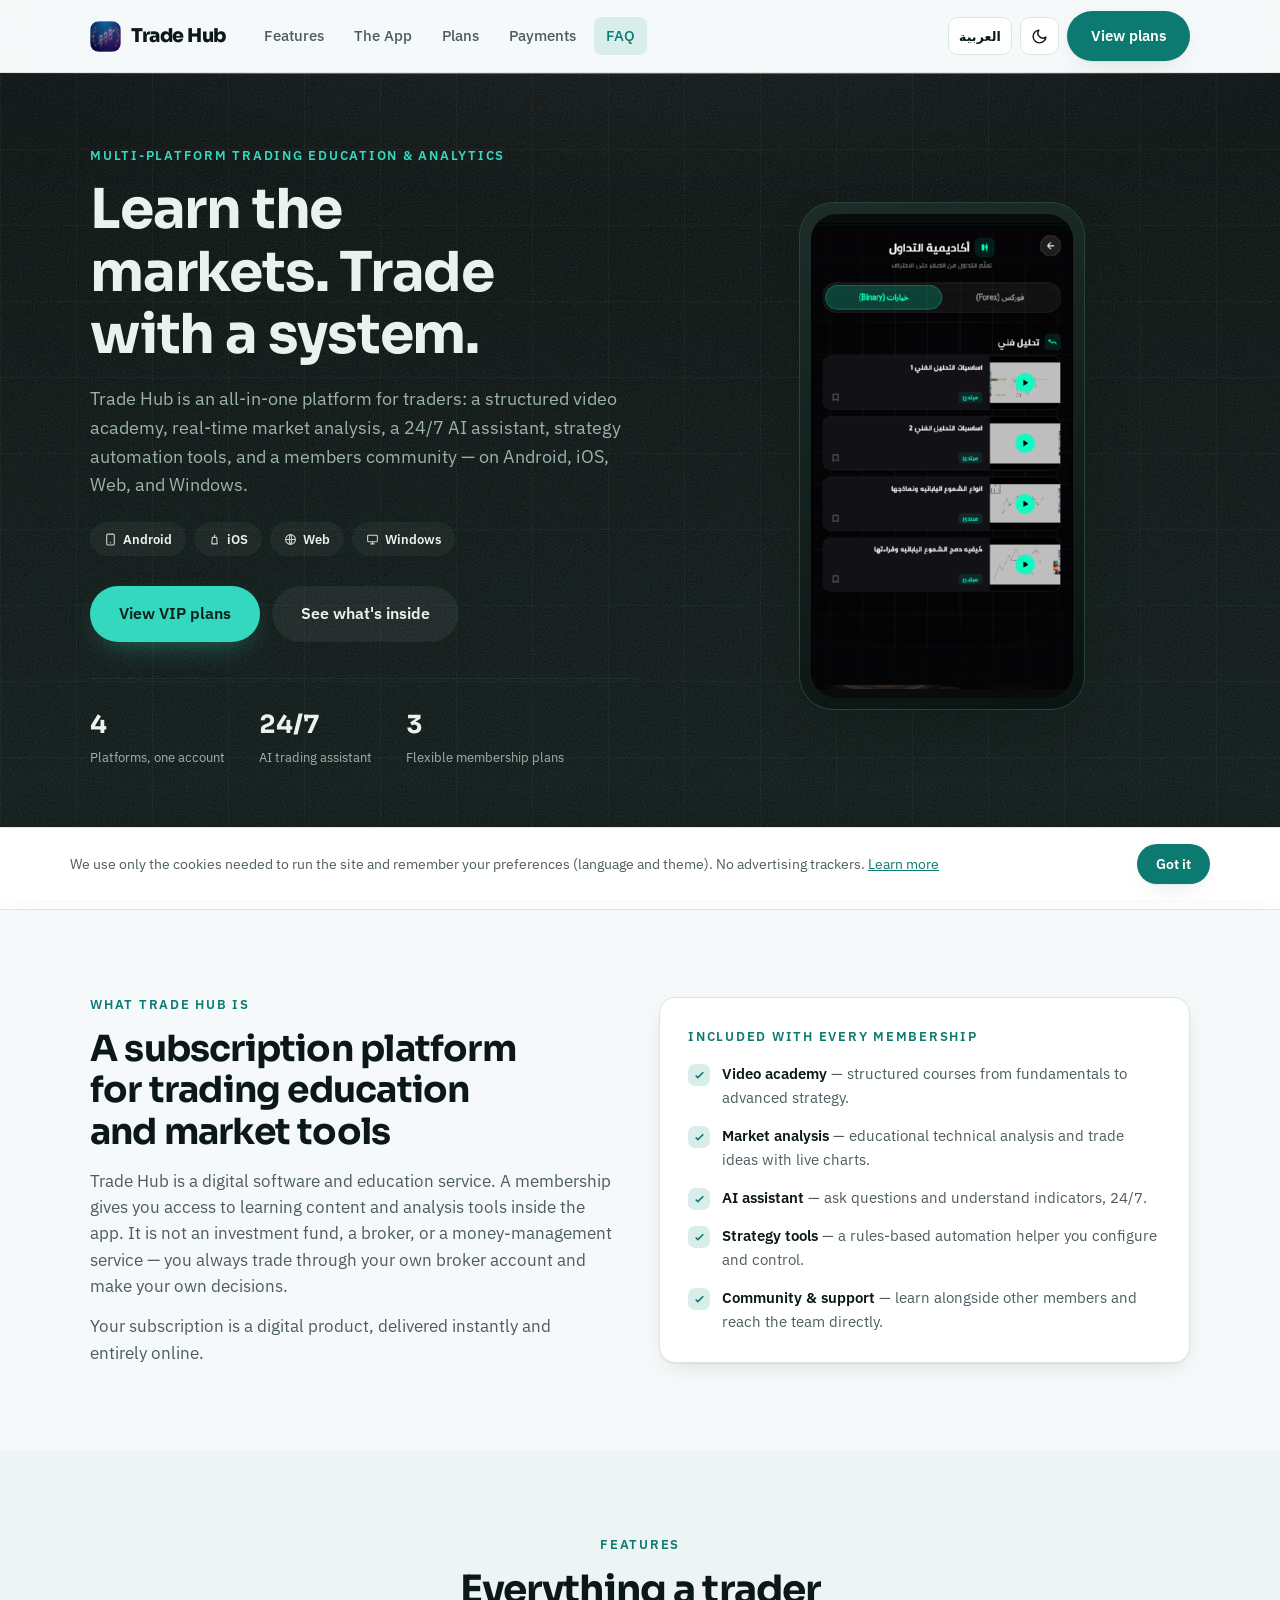
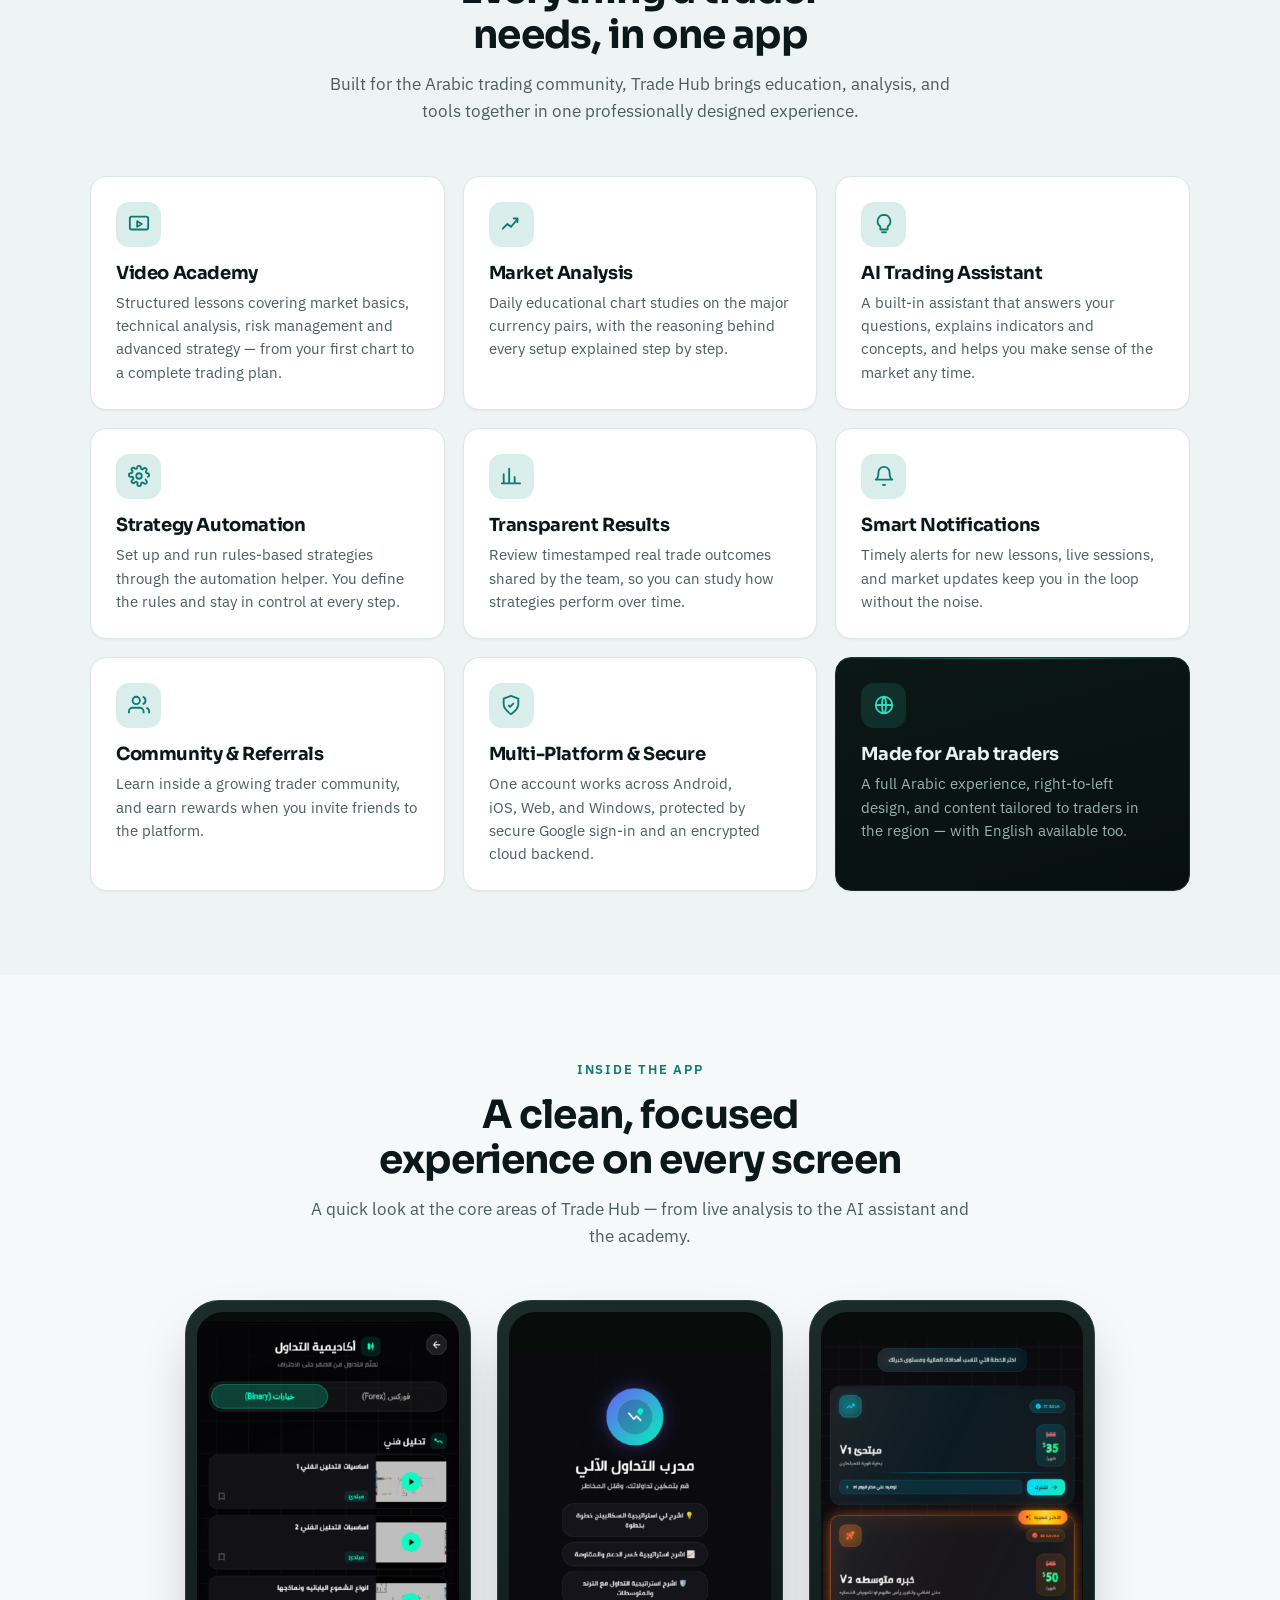
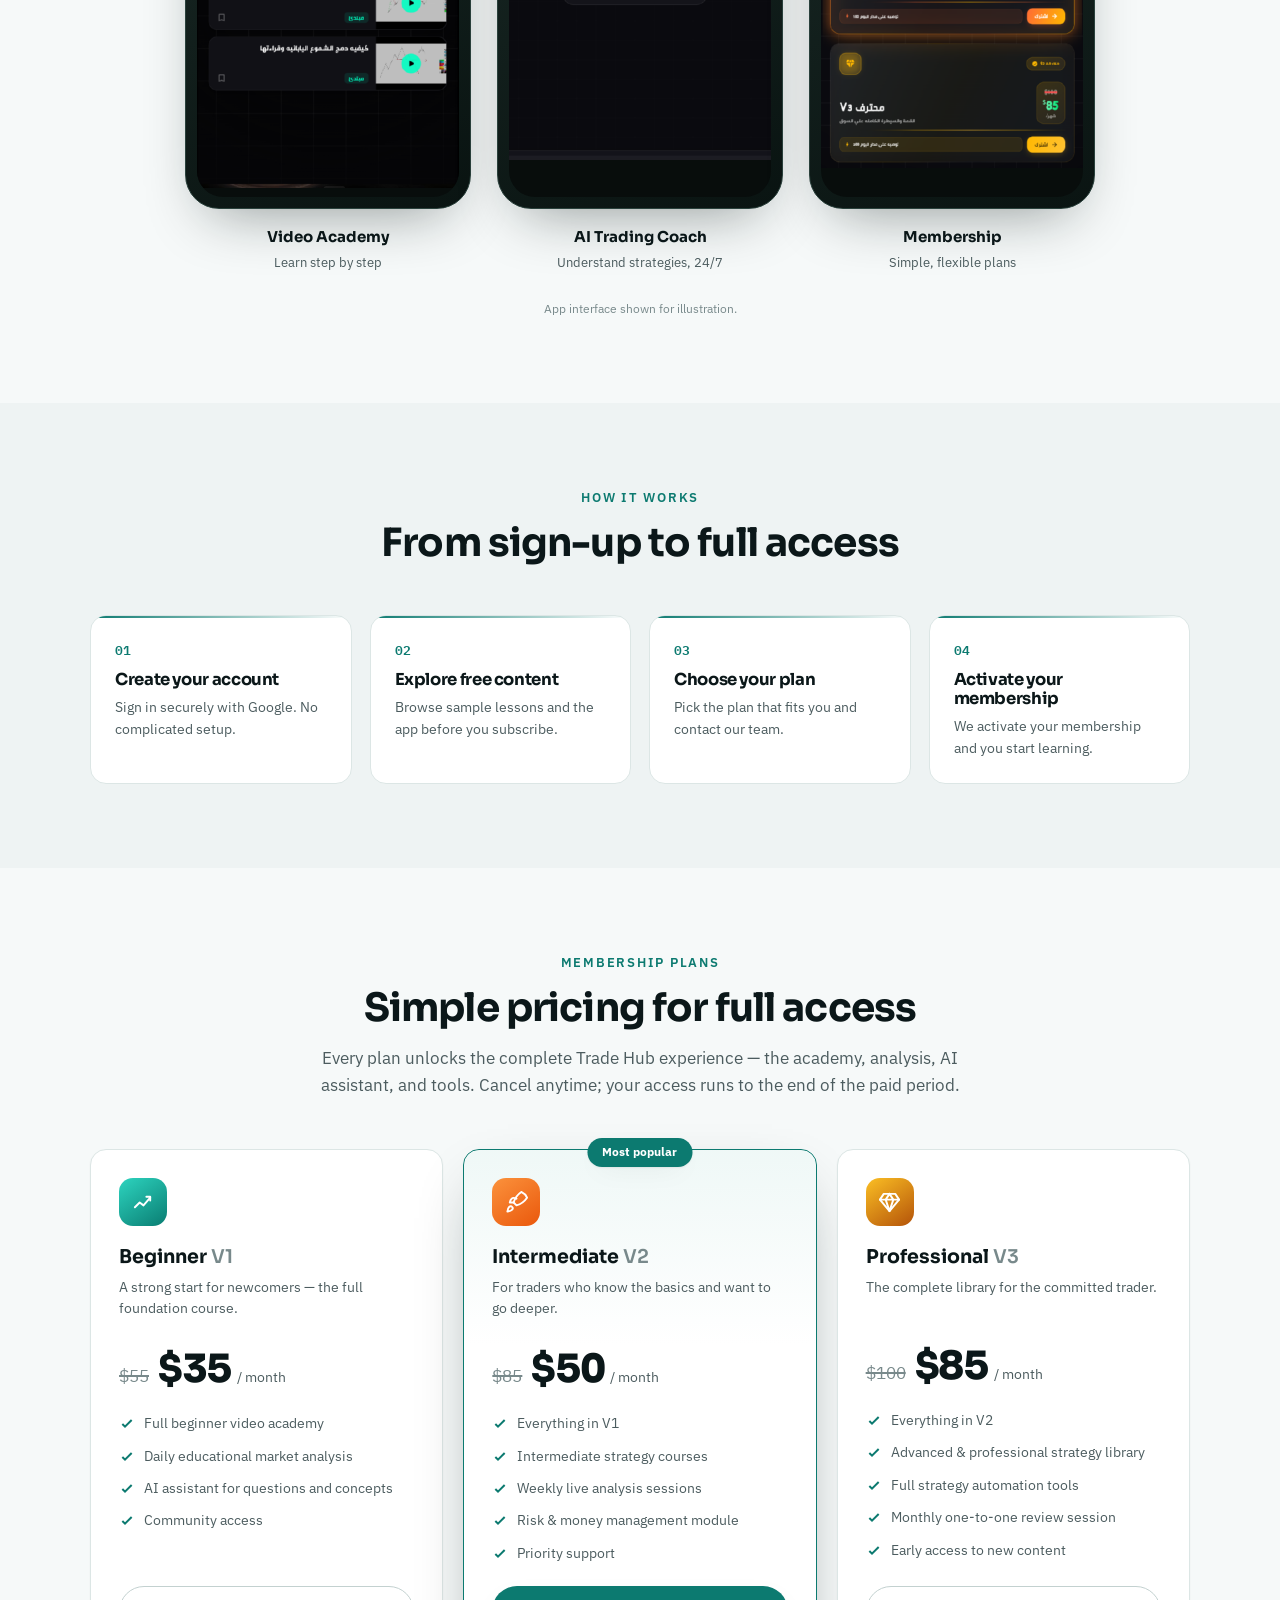
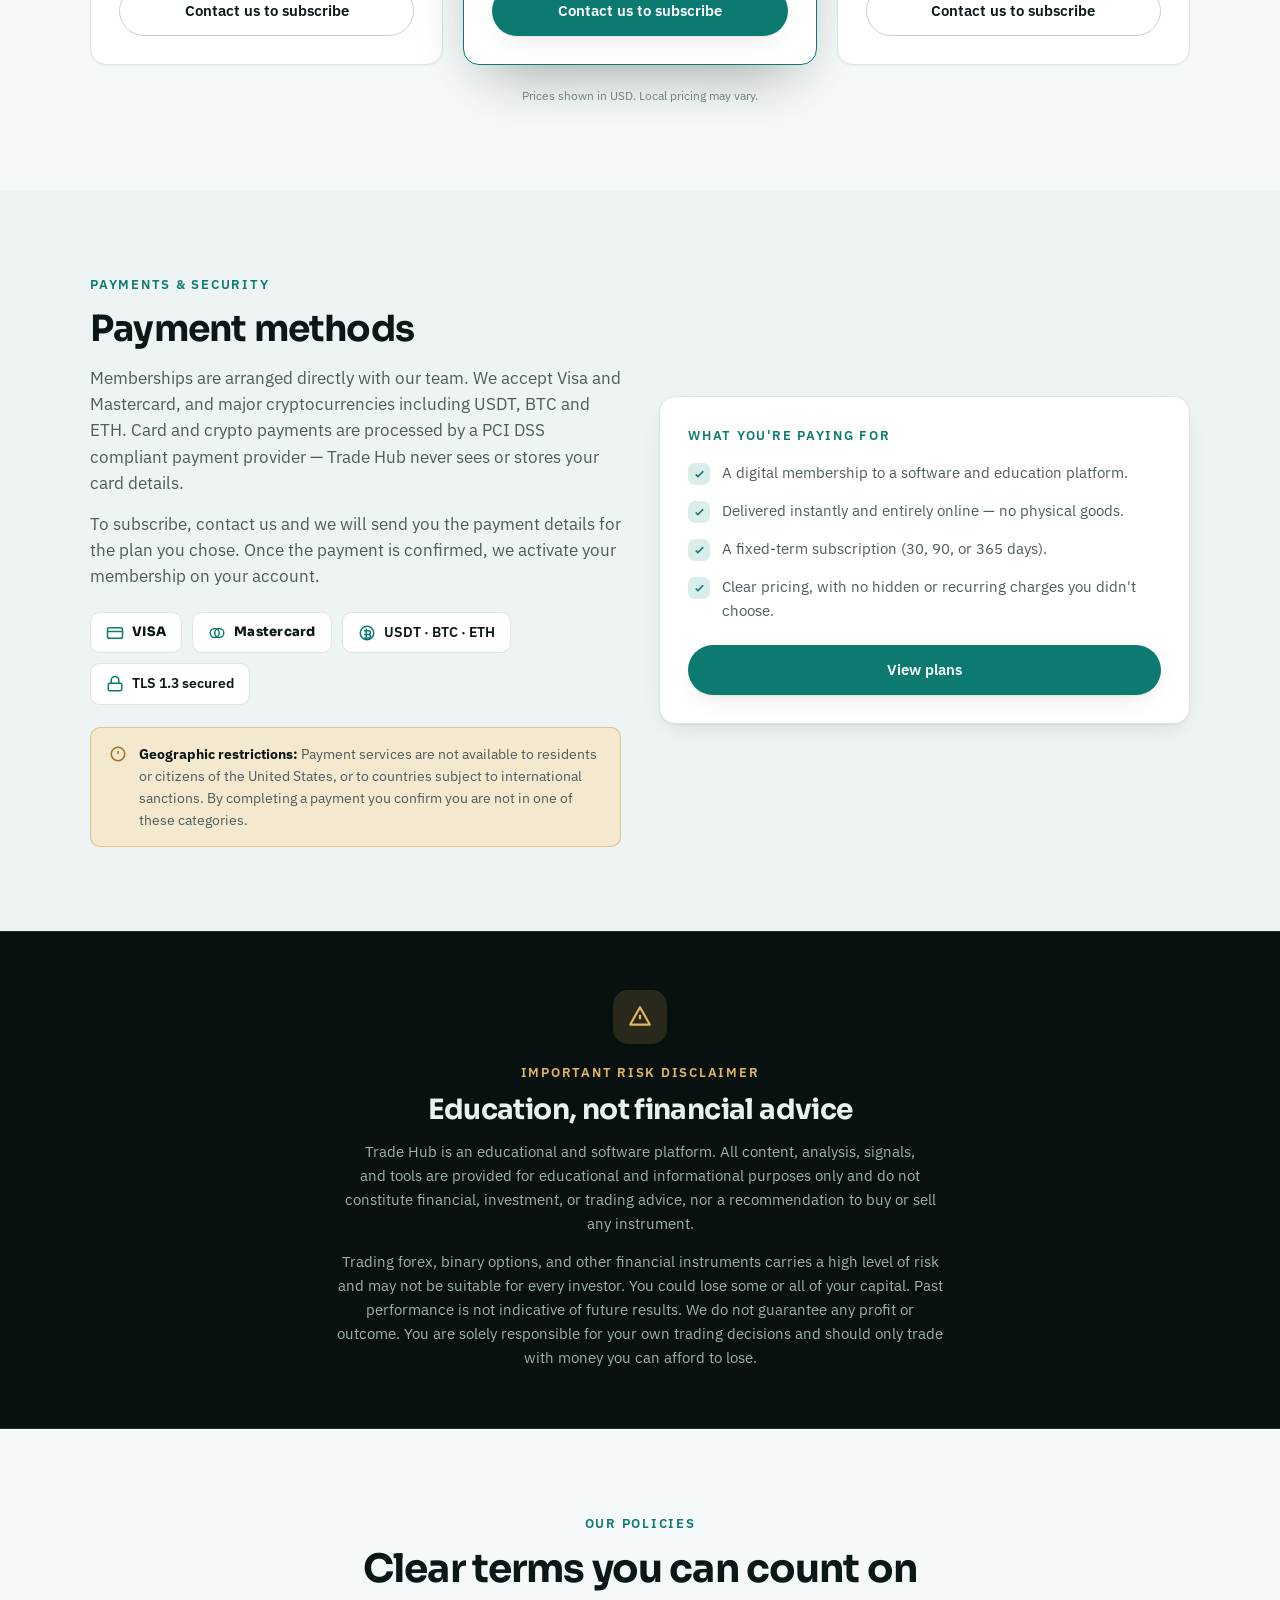
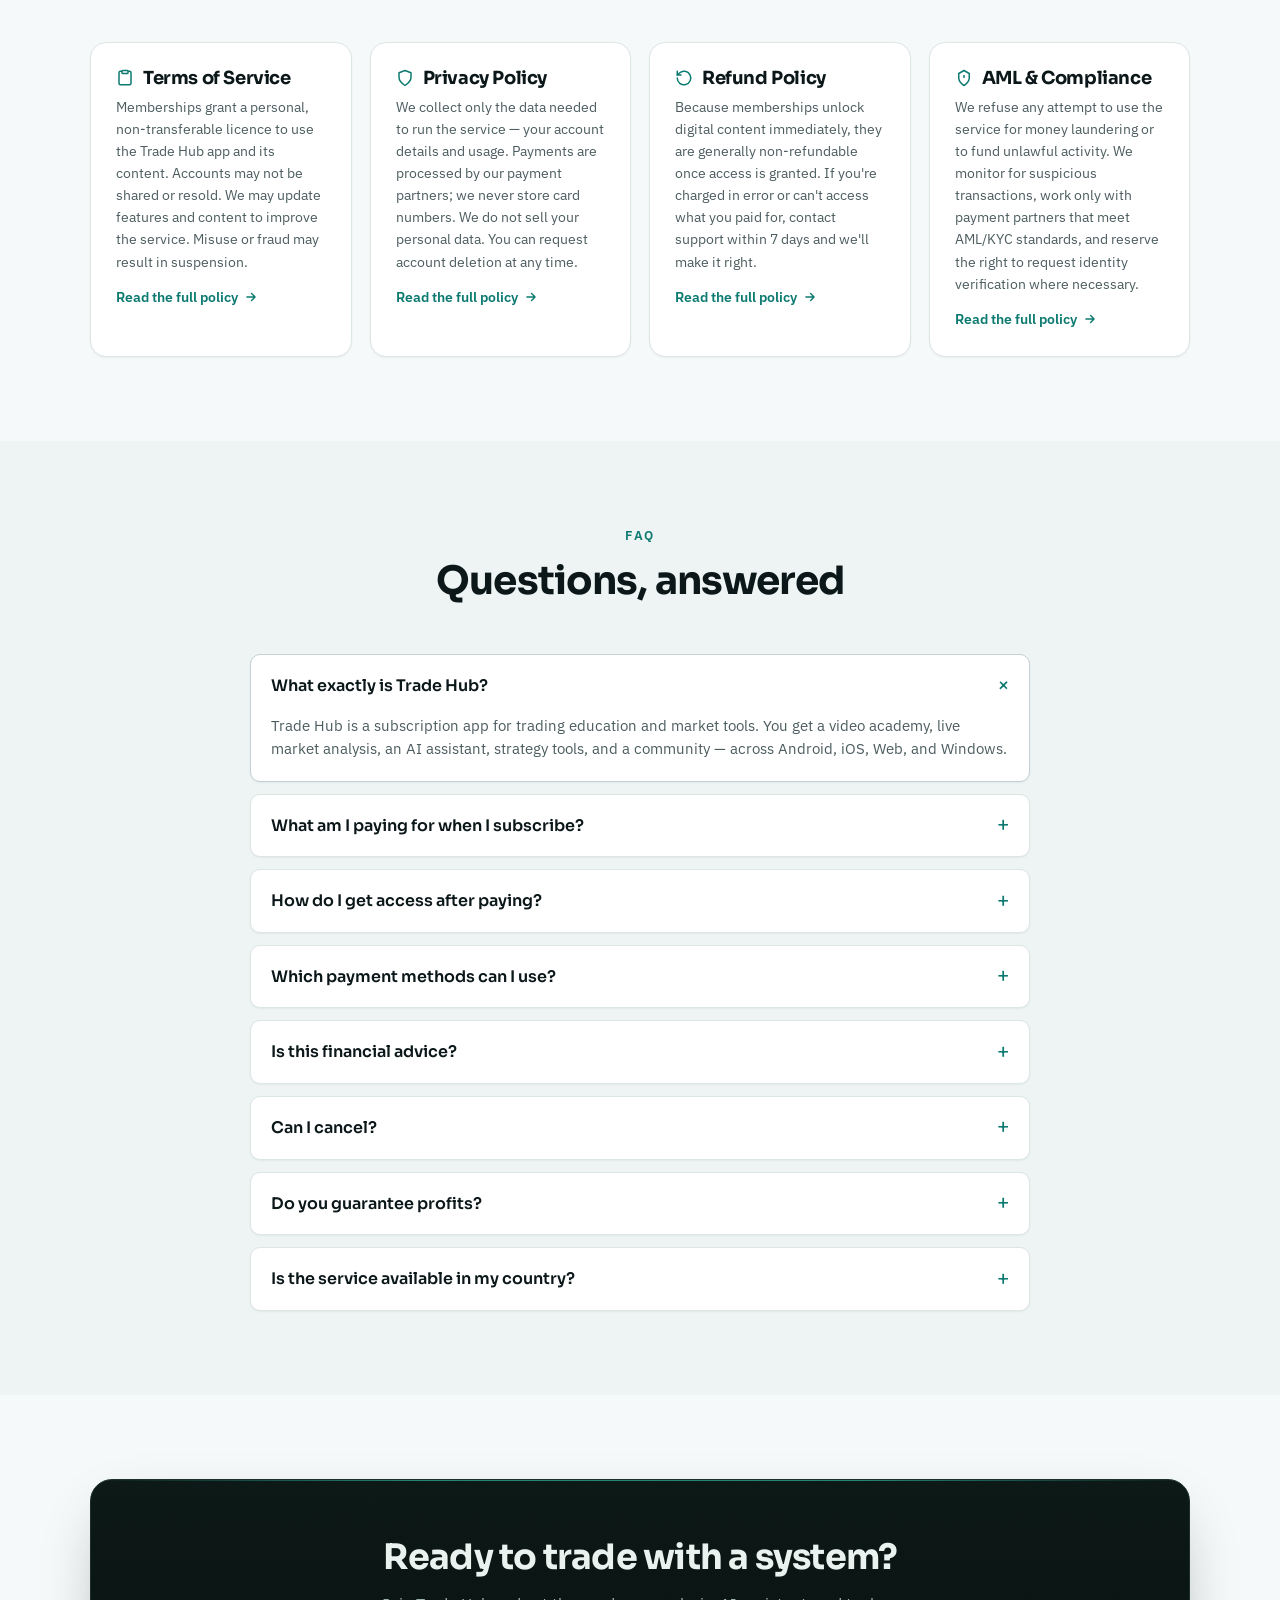
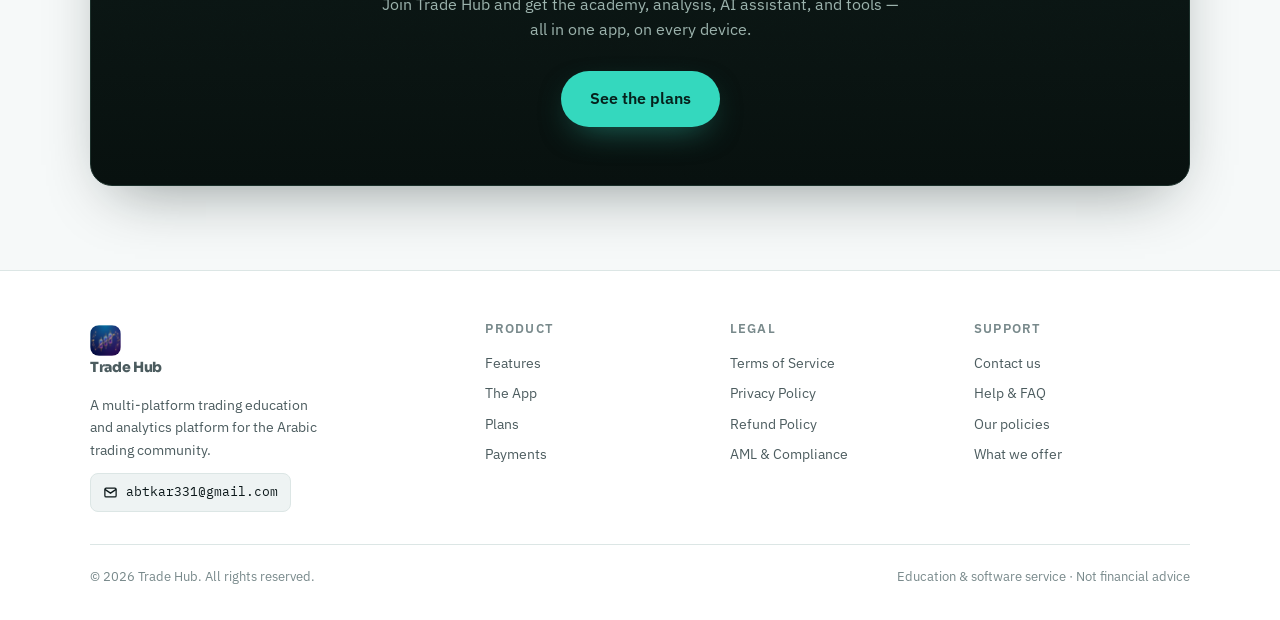
<file: index.html>
<!doctype html>
<html lang="en" dir="ltr" class="is-loading">
<head>
<meta charset="utf-8">
<meta name="viewport" content="width=device-width, initial-scale=1, viewport-fit=cover">
<meta name="theme-color" content="#f6f9f9">

<!-- ═══════════════════════════════════════════════════════════════════
     تحقّق دومين Cryptomus
     من لوحة التاجر: Settings → Domain verification → Meta tag
     الصق الكود جوه content وشيل التعليق.
     (أو حُطّ ملف التحقق HTML جوه public/ زي ما هو)
     ═══════════════════════════════════════════════════════════════════ -->
<!-- <meta name="cryptomus" content="PASTE-YOUR-VERIFICATION-CODE-HERE"> -->

<title data-i18n-title="meta.title">Trade Hub — Trading Education &amp; Market Analytics Platform</title>
<meta name="description" content="Trade Hub is a multi-platform subscription service for trading education: a structured video academy, educational market analysis, a 24/7 AI assistant, and strategy tools on Android, iOS, Web and Windows. Educational content only — not financial advice.">
<link rel="canonical" href="https://abtkar331-png.github.io/trade-hub-site/">

<!-- مشاركة على السوشيال -->
<meta property="og:type" content="website">
<meta property="og:site_name" content="Trade Hub">
<meta property="og:title" content="Trade Hub — Learn the markets. Trade with a system.">
<meta property="og:description" content="A structured video academy, educational market analysis, a 24/7 AI assistant and strategy tools — on Android, iOS, Web and Windows.">
<meta property="og:url" content="https://abtkar331-png.github.io/trade-hub-site/">
<meta property="og:image" content="https://abtkar331-png.github.io/trade-hub-site/assets/img/og.png">
<meta property="og:locale" content="en_US">
<meta property="og:locale:alternate" content="ar_EG">
<meta name="twitter:card" content="summary_large_image">
<meta name="twitter:title" content="Trade Hub — Learn the markets. Trade with a system.">
<meta name="twitter:description" content="Trading education, market analysis and AI tools in one subscription. Educational content only.">
<meta name="twitter:image" content="https://abtkar331-png.github.io/trade-hub-site/assets/img/og.png">

<link rel="icon" href="assets/img/favicon-32.png?v=1.9.0" sizes="32x32" type="image/png">
<link rel="icon" href="assets/img/favicon-64.png?v=1.9.0" sizes="64x64" type="image/png">
<link rel="apple-touch-icon" href="assets/img/icon-180.png?v=1.9.0">
<link rel="preconnect" href="https://fonts.googleapis.com">
<link rel="preconnect" href="https://fonts.gstatic.com" crossorigin>
<link rel="stylesheet" href="https://fonts.googleapis.com/css2?family=Sora:wght@500;600;700;800&family=IBM+Plex+Sans:wght@400;500;600;700&family=IBM+Plex+Sans+Arabic:wght@400;500;600;700&family=IBM+Plex+Mono:wght@500;600&display=swap">
<link rel="stylesheet" href="assets/css/app.css?v=1.9.0">

<!-- الثيم قبل أول رسم — يمنع وميض الشاشة -->
<script>
  (function(){
    try{
      var t=localStorage.getItem('th-theme');
      if(t) document.documentElement.setAttribute('data-theme',t);
      var dark = t==='dark' || (!t && window.matchMedia &&
        window.matchMedia('(prefers-color-scheme:dark)').matches);
      var m=document.querySelector('meta[name="theme-color"]');
      if(m&&dark) m.setAttribute('content','#060d0c');
    }catch(e){}
  })();
</script>

<!-- بيانات منظّمة — بتساعد المراجعة والفهرسة -->
<script type="application/ld+json">
{
  "@context":"https://schema.org",
  "@graph":[
    {
      "@type":"Organization",
      "@id":"https://abtkar331-png.github.io/trade-hub-site/#org",
      "name":"Trade Hub",
      "url":"https://abtkar331-png.github.io/trade-hub-site/",
      "logo":"https://abtkar331-png.github.io/trade-hub-site/assets/img/icon-512.png",
      "email":"abtkar331@gmail.com",
      "description":"A multi-platform trading education and market analytics subscription platform."
    },
    {
      "@type":"WebSite",
      "@id":"https://abtkar331-png.github.io/trade-hub-site/#site",
      "url":"https://abtkar331-png.github.io/trade-hub-site/",
      "name":"Trade Hub",
      "publisher":{"@id":"https://abtkar331-png.github.io/trade-hub-site/#org"},
      "inLanguage":["en","ar"]
    },
    {
      "@type":"Product",
      "name":"Trade Hub Membership",
      "description":"A digital subscription to a trading education and market analytics platform. Educational content only — not financial advice.",
      "brand":{"@id":"https://abtkar331-png.github.io/trade-hub-site/#org"},
      "category":"Educational software subscription",
      "offers":[
        {"@type":"Offer","name":"Beginner V1","price":"35.00","priceCurrency":"USD","url":"https://abtkar331-png.github.io/trade-hub-site/contact.html","availability":"https://schema.org/InStock","availableDeliveryMethod":"https://schema.org/OnSitePickup"},
        {"@type":"Offer","name":"Intermediate V2","price":"50.00","priceCurrency":"USD","url":"https://abtkar331-png.github.io/trade-hub-site/contact.html","availability":"https://schema.org/InStock","availableDeliveryMethod":"https://schema.org/OnSitePickup"},
        {"@type":"Offer","name":"Professional V3","price":"85.00","priceCurrency":"USD","url":"https://abtkar331-png.github.io/trade-hub-site/contact.html","availability":"https://schema.org/InStock","availableDeliveryMethod":"https://schema.org/OnSitePickup"}
      ]
    }
  ]
}
</script>
</head>
<body>

<!-- ══ شاشة التحميل ══════════════════════════════════════════════ -->
<div id="loader" role="status" aria-live="polite">
  <div class="ld">
    <img class="ld-mark" src="assets/img/logo-192.png?v=1.9.0" alt="" width="84" height="84" fetchpriority="high">
    <div>
      <div class="ld-name">Trade&nbsp;Hub</div>
      <div class="ld-sub" data-i18n="ld.sub">Preparing the platform…</div>
    </div>
    <div class="ld-ticks" aria-hidden="true"><i></i><i></i><i></i><i></i><i></i></div>
    <div class="ld-bar" aria-hidden="true"><div class="ld-fill"></div></div>
  </div>
</div>

<a class="skip" href="#top">Skip to content</a>

<!-- ══ الـ nav ════════════════════════════════════════════════════ -->
<header class="nav">
  <div class="nav-in">
    <a class="brand" href="#top" aria-label="Trade Hub home">
      <img class="glyph" src="assets/img/logo-64.png?v=1.9.0" alt="" width="31" height="31" decoding="async">
      Trade&nbsp;Hub
    </a>
    <nav class="nav-links" aria-label="Primary">
      <a href="#features" data-i18n="nav.features">Features</a>
      <a href="#app" data-i18n="nav.app">The App</a>
      <a href="#pricing" data-i18n="nav.pricing">Plans</a>
      <a href="#payments" data-i18n="nav.payments">Payments</a>
      <a href="#faq" data-i18n="nav.faq">FAQ</a>
    </nav>
    <div class="nav-right">
      <button class="icon-btn" id="langBtn" type="button" aria-label="التبديل إلى العربية">العربية</button>
      <button class="icon-btn" id="themeBtn" type="button" aria-label="Switch theme">
        <svg id="themeIcon" viewBox="0 0 24 24" width="17" height="17" fill="none" stroke="currentColor" stroke-width="2" stroke-linecap="round" stroke-linejoin="round" aria-hidden="true"><circle cx="12" cy="12" r="4"/><path d="M12 2v2M12 20v2M4.9 4.9l1.4 1.4M17.7 17.7l1.4 1.4M2 12h2M20 12h2M4.9 19.1l1.4-1.4M17.7 6.3l1.4-1.4"/></svg>
      </button>
      <a class="btn btn-primary" href="#pricing" data-i18n="nav.cta">View plans</a>
      <button class="icon-btn burger" id="burger" type="button" aria-expanded="false" aria-controls="mobileNav" aria-label="Open menu">
        <svg viewBox="0 0 24 24" width="19" height="19" fill="none" stroke="currentColor" stroke-width="2.2" stroke-linecap="round" aria-hidden="true"><path d="M3 6h18M3 12h18M3 18h18"/></svg>
      </button>
    </div>
  </div>
</header>

<!-- درج الموبايل -->
<div id="mobileNav" data-open="false" role="dialog" aria-modal="true" aria-label="Menu">
  <div class="scrim"></div>
  <div class="sheet">
    <div class="sheet-top">
      <span class="brand" style="font-size:17px">
        <img class="glyph" src="assets/img/logo-64.png?v=1.9.0" alt="" width="31" height="31" decoding="async">
        Trade&nbsp;Hub
      </span>
      <button class="icon-btn close-nav" type="button" aria-label="Close menu">
        <svg viewBox="0 0 24 24" width="18" height="18" fill="none" stroke="currentColor" stroke-width="2.2" stroke-linecap="round" aria-hidden="true"><path d="M6 6l12 12M18 6L6 18"/></svg>
      </button>
    </div>
    <a class="mlink" href="#features" data-i18n="nav.features">Features</a>
    <a class="mlink" href="#app" data-i18n="nav.app">The App</a>
    <a class="mlink" href="#pricing" data-i18n="nav.pricing">Plans</a>
    <a class="mlink" href="#payments" data-i18n="nav.payments">Payments</a>
    <a class="mlink" href="#faq" data-i18n="nav.faq">FAQ</a>
    <hr>
    <a class="mlink" href="terms.html" data-i18n="pol.t1">Terms of Service</a>
    <a class="mlink" href="privacy.html" data-i18n="pol.t2">Privacy Policy</a>
    <a class="mlink" href="refund.html" data-i18n="pol.t3">Refund Policy</a>
    <a class="mlink" href="contact.html" data-i18n="foot.contact">Contact us</a>
    <a class="btn btn-primary btn-block" href="#pricing" data-i18n="nav.cta">View plans</a>
  </div>
</div>

<main id="top">

  <!-- ══ HERO ═══════════════════════════════════════════════════ -->
  <section class="hero">
    <div class="grid-bg" aria-hidden="true"></div>
    <div class="hero-in">
      <div>
        <div class="eyebrow hero-eyebrow" data-i18n="hero.eyebrow">Multi-platform trading education &amp; analytics</div>
        <h1 data-i18n="hero.h1">Learn the markets. Trade with a system.</h1>
        <p class="lead" data-i18n="hero.lead">Trade Hub is an all-in-one platform for traders: a structured video academy, real-time market analysis, a 24/7 AI assistant, strategy automation tools, and a members community — on Android, iOS, Web, and Windows.</p>
        <div class="chip-row" aria-label="Available platforms">
          <span class="chip"><svg viewBox="0 0 24 24" fill="none" stroke="currentColor" stroke-width="2" aria-hidden="true"><rect x="5" y="2" width="14" height="20" rx="2"/><path d="M11 18h2"/></svg> Android</span>
          <span class="chip"><svg viewBox="0 0 24 24" fill="none" stroke="currentColor" stroke-width="2" stroke-linejoin="round" aria-hidden="true"><path d="M12 3c1 1.5 1 3 0 4"/><path d="M8 8h8l1 12H7z"/></svg> iOS</span>
          <span class="chip"><svg viewBox="0 0 24 24" fill="none" stroke="currentColor" stroke-width="2" aria-hidden="true"><circle cx="12" cy="12" r="9"/><path d="M3 12h18M12 3c3 3 3 15 0 18M12 3c-3 3-3 15 0 18"/></svg> Web</span>
          <span class="chip"><svg viewBox="0 0 24 24" fill="none" stroke="currentColor" stroke-width="2" aria-hidden="true"><rect x="3" y="4" width="18" height="12" rx="1.5"/><path d="M8 20h8M12 16v4"/></svg> Windows</span>
        </div>
        <div class="hero-cta">
          <a class="btn btn-onink btn-lg" href="#pricing" data-i18n="hero.cta1">View VIP plans</a>
          <a class="btn btn-onink-ghost btn-lg" href="#features" data-i18n="hero.cta2">See what's inside</a>
        </div>
        <div class="hero-stats">
          <div class="s"><span class="n mono">4</span><span class="l" data-i18n="hero.stat1">Platforms, one account</span></div>
          <div class="s"><span class="n mono">24/7</span><span class="l" data-i18n="hero.stat2">AI trading assistant</span></div>
          <div class="s"><span class="n mono">3</span><span class="l" data-i18n="hero.stat3">Flexible membership plans</span></div>
        </div>
      </div>
      <div class="hero-visual">
        <div class="phone">
          <div class="screen">
            <img src="assets/img/screens/academy.png?v=1.9.0" width="420" height="747"
                 alt="Trade Hub app: the video academy, showing structured technical-analysis lessons."
                 fetchpriority="high" decoding="async">
          </div>
        </div>
      </div>
      </div>
    </div>
  </section>

  <!-- ══ شريط الثقة ═════════════════════════════════════════════ -->
  <div class="trust">
    <div class="trust-in">
      <span class="t"><svg viewBox="0 0 24 24" fill="none" stroke="currentColor" stroke-width="2" aria-hidden="true"><path d="M12 2l8 3v6c0 5-3.5 8-8 11-4.5-3-8-6-8-11V5z"/><path d="M9 12l2 2 4-4"/></svg><span data-i18n="trust.1">Secure Google sign-in</span></span>
      <span class="t"><svg viewBox="0 0 24 24" fill="none" stroke="currentColor" stroke-width="2" aria-hidden="true"><rect x="3" y="11" width="18" height="10" rx="2"/><path d="M7 11V7a5 5 0 0 1 10 0v4"/></svg><span data-i18n="trust.2">Encrypted payments</span></span>
      <span class="t"><svg viewBox="0 0 24 24" fill="none" stroke="currentColor" stroke-width="2" aria-hidden="true"><path d="M13 2L3 14h7l-1 8 10-12h-7z"/></svg><span data-i18n="trust.3">Fast subscription activation</span></span>
      <span class="t"><svg viewBox="0 0 24 24" fill="none" stroke="currentColor" stroke-width="2" aria-hidden="true"><path d="M21 15a2 2 0 0 1-2 2H7l-4 4V5a2 2 0 0 1 2-2h14a2 2 0 0 1 2 2z"/></svg><span data-i18n="trust.4">Support &amp; community</span></span>
    </div>
  </div>

  <!-- ══ الخدمة ═════════════════════════════════════════════════ -->
  <section id="about">
    <div class="wrap">
      <div class="split reveal">
        <div>
          <div class="eyebrow" data-i18n="svc.eyebrow">What Trade Hub is</div>
          <h2 style="font-size:clamp(26px,4.4vw,36px);margin:14px 0 16px" data-i18n="svc.h2">A subscription platform for trading education and market tools</h2>
          <p class="muted" style="font-size:16.5px" data-i18n="svc.p1">Trade Hub is a digital software and education service. A membership gives you access to learning content and analysis tools inside the app. It is not an investment fund, a broker, or a money-management service — you always trade through your own broker account and make your own decisions.</p>
          <p class="muted" style="font-size:16.5px;margin-top:14px" data-i18n="svc.p2">Your subscription is a digital product, delivered instantly and entirely online.</p>
        </div>
        <div class="service">
          <div class="eyebrow" data-i18n="svc.inc">Included with every membership</div>
          <ul class="svc-list" style="margin-top:16px">
            <li><span class="ck"><svg viewBox="0 0 24 24" fill="none" stroke="currentColor" stroke-width="3" aria-hidden="true"><path d="M5 12l4 4L19 6"/></svg></span><span><b data-i18n="svc.i1b">Video academy</b> — <span data-i18n="svc.i1">structured courses from fundamentals to advanced strategy.</span></span></li>
            <li><span class="ck"><svg viewBox="0 0 24 24" fill="none" stroke="currentColor" stroke-width="3" aria-hidden="true"><path d="M5 12l4 4L19 6"/></svg></span><span><b data-i18n="svc.i2b">Market analysis</b> — <span data-i18n="svc.i2">educational technical analysis and trade ideas with live charts.</span></span></li>
            <li><span class="ck"><svg viewBox="0 0 24 24" fill="none" stroke="currentColor" stroke-width="3" aria-hidden="true"><path d="M5 12l4 4L19 6"/></svg></span><span><b data-i18n="svc.i3b">AI assistant</b> — <span data-i18n="svc.i3">ask questions and understand indicators, 24/7.</span></span></li>
            <li><span class="ck"><svg viewBox="0 0 24 24" fill="none" stroke="currentColor" stroke-width="3" aria-hidden="true"><path d="M5 12l4 4L19 6"/></svg></span><span><b data-i18n="svc.i4b">Strategy tools</b> — <span data-i18n="svc.i4">a rules-based automation helper you configure and control.</span></span></li>
            <li><span class="ck"><svg viewBox="0 0 24 24" fill="none" stroke="currentColor" stroke-width="3" aria-hidden="true"><path d="M5 12l4 4L19 6"/></svg></span><span><b data-i18n="svc.i5b">Community &amp; support</b> — <span data-i18n="svc.i5">learn alongside other members and reach the team directly.</span></span></li>
          </ul>
        </div>
      </div>
    </div>
  </section>

  <!-- ══ المميزات ═══════════════════════════════════════════════ -->
  <section id="features" style="background:var(--surface-2)">
    <div class="wrap">
      <div class="sec-head">
        <div class="eyebrow" data-i18n="feat.eyebrow">Features</div>
        <h2 data-i18n="feat.h2">Everything a trader needs, in one app</h2>
        <p data-i18n="feat.p">Built for the Arabic trading community, Trade Hub brings education, analysis, and tools together in one professionally designed experience.</p>
      </div>
      <div class="grid g3 reveal">
        <div class="card">
          <div class="feat-ic"><svg viewBox="0 0 24 24" fill="none" stroke="currentColor" stroke-width="2" stroke-linejoin="round" aria-hidden="true"><rect x="2" y="4" width="20" height="14" rx="2"/><path d="M10 9l5 3-5 3z"/></svg></div>
          <h3 data-i18n="f1.h">Video Academy</h3>
          <p data-i18n="f1.p">Structured lessons covering market basics, technical analysis, risk management and advanced strategy — from your first chart to a complete trading plan.</p>
        </div>
        <div class="card">
          <div class="feat-ic"><svg viewBox="0 0 24 24" fill="none" stroke="currentColor" stroke-width="2" stroke-linecap="round" aria-hidden="true"><path d="M3 17l5-5 4 3 7-8"/><path d="M15 6h4v4"/></svg></div>
          <h3 data-i18n="f2.h">Market Analysis</h3>
          <p data-i18n="f2.p">Daily educational chart studies on the major currency pairs, with the reasoning behind every setup explained step by step.</p>
        </div>
        <div class="card">
          <div class="feat-ic"><svg viewBox="0 0 24 24" fill="none" stroke="currentColor" stroke-width="2" stroke-linejoin="round" aria-hidden="true"><path d="M12 2a7 7 0 0 0-4 12.7V18h8v-3.3A7 7 0 0 0 12 2z"/><path d="M9 21h6"/></svg></div>
          <h3 data-i18n="f3.h">AI Trading Assistant</h3>
          <p data-i18n="f3.p">A built-in assistant that answers your questions, explains indicators and concepts, and helps you make sense of the market any time.</p>
        </div>
        <div class="card">
          <div class="feat-ic"><svg viewBox="0 0 24 24" fill="none" stroke="currentColor" stroke-width="2" aria-hidden="true"><circle cx="12" cy="12" r="3"/><path d="M19.4 15a1.6 1.6 0 0 0 .3 1.8l.1.1a2 2 0 1 1-2.8 2.8l-.1-.1a1.6 1.6 0 0 0-2.7 1.1V21a2 2 0 1 1-4 0v-.1A1.6 1.6 0 0 0 7.5 19l-.1.1a2 2 0 1 1-2.8-2.8l.1-.1A1.6 1.6 0 0 0 3.6 13H3a2 2 0 1 1 0-4h.1A1.6 1.6 0 0 0 4.7 6.5l-.1-.1a2 2 0 1 1 2.8-2.8l.1.1A1.6 1.6 0 0 0 10 3.6V3a2 2 0 1 1 4 0v.1a1.6 1.6 0 0 0 2.7 1.1l.1-.1a2 2 0 1 1 2.8 2.8l-.1.1A1.6 1.6 0 0 0 20.4 9H21a2 2 0 1 1 0 4h-.1"/></svg></div>
          <h3 data-i18n="f4.h">Strategy Automation</h3>
          <p data-i18n="f4.p">Set up and run rules-based strategies through the automation helper. You define the rules and stay in control at every step.</p>
        </div>
        <div class="card">
          <div class="feat-ic"><svg viewBox="0 0 24 24" fill="none" stroke="currentColor" stroke-width="2" stroke-linecap="round" aria-hidden="true"><path d="M4 20V10M10 20V4M16 20v-7M22 20H2"/></svg></div>
          <h3 data-i18n="f5.h">Transparent Results</h3>
          <p data-i18n="f5.p">Review timestamped real trade outcomes shared by the team, so you can study how strategies perform over time.</p>
        </div>
        <div class="card">
          <div class="feat-ic"><svg viewBox="0 0 24 24" fill="none" stroke="currentColor" stroke-width="2" stroke-linejoin="round" aria-hidden="true"><path d="M18 8a6 6 0 1 0-12 0c0 7-3 8-3 8h18s-3-1-3-8"/><path d="M10.3 21a2 2 0 0 0 3.4 0"/></svg></div>
          <h3 data-i18n="f6.h">Smart Notifications</h3>
          <p data-i18n="f6.p">Timely alerts for new lessons, live sessions, and market updates keep you in the loop without the noise.</p>
        </div>
        <div class="card">
          <div class="feat-ic"><svg viewBox="0 0 24 24" fill="none" stroke="currentColor" stroke-width="2" stroke-linejoin="round" aria-hidden="true"><path d="M17 21v-2a4 4 0 0 0-4-4H5a4 4 0 0 0-4 4v2"/><circle cx="9" cy="7" r="4"/><path d="M23 21v-2a4 4 0 0 0-3-3.9"/><path d="M16 3.1a4 4 0 0 1 0 7.8"/></svg></div>
          <h3 data-i18n="f7.h">Community &amp; Referrals</h3>
          <p data-i18n="f7.p">Learn inside a growing trader community, and earn rewards when you invite friends to the platform.</p>
        </div>
        <div class="card">
          <div class="feat-ic"><svg viewBox="0 0 24 24" fill="none" stroke="currentColor" stroke-width="2" stroke-linejoin="round" aria-hidden="true"><path d="M12 2l8 3v6c0 5-3.5 8-8 11-4.5-3-8-6-8-11V5z"/><path d="M9 12l2 2 4-4"/></svg></div>
          <h3 data-i18n="f8.h">Multi-Platform &amp; Secure</h3>
          <p data-i18n="f8.p">One account works across Android, iOS, Web, and Windows, protected by secure Google sign-in and an encrypted cloud backend.</p>
        </div>
        <div class="card card-accent">
          <div class="feat-ic"><svg viewBox="0 0 24 24" fill="none" stroke="currentColor" stroke-width="2" stroke-linejoin="round" aria-hidden="true"><circle cx="12" cy="12" r="9"/><path d="M3 12h18M12 3c3 3 3 15 0 18M12 3c-3 3-3 15 0 18"/></svg></div>
          <h3 data-i18n="f9.h">Made for Arab traders</h3>
          <p data-i18n="f9.p">A full Arabic experience, right-to-left design, and content tailored to traders in the region — with English available too.</p>
        </div>
      </div>
    </div>
  </section>

  <!-- ══ معرض التطبيق ═══════════════════════════════════════════ -->
  <section id="app">
    <div class="wrap">
      <div class="sec-head">
        <div class="eyebrow" data-i18n="app.eyebrow">Inside the app</div>
        <h2 data-i18n="app.h2">A clean, focused experience on every screen</h2>
        <p data-i18n="app.p">A quick look at the core areas of Trade Hub — from live analysis to the AI assistant and the academy.</p>
      </div>
      <div class="gallery reveal">
        
        <figure class="gitem">
          <div class="phone">
            <div class="screen">
              <img src="assets/img/screens/academy.png?v=1.9.0" width="420" height="747" loading="lazy" decoding="async"
                   alt="The video academy screen showing technical analysis lessons for beginners.">
            </div>
          </div>
          <figcaption class="gcap"><b data-i18n="cap3.t">Video Academy</b><span data-i18n="cap3.s">Learn step by step</span></figcaption>
        </figure>
        <figure class="gitem">
          <div class="phone">
            <div class="screen">
              <img src="assets/img/screens/coach.png?v=1.9.0" width="420" height="657" loading="lazy" decoding="async"
                   alt="The AI trading coach screen offering to explain trading strategies step by step.">
            </div>
          </div>
          <figcaption class="gcap"><b data-i18n="cap2.t">AI Trading Coach</b><span data-i18n="cap2.s">Understand strategies, 24/7</span></figcaption>
        </figure>
        <figure class="gitem">
          <div class="phone">
            <div class="screen">
              <img src="assets/img/screens/plans.png?v=1.9.0" width="420" height="685" loading="lazy" decoding="async"
                   alt="The membership plans screen showing the V1, V2 and V3 subscription tiers.">
            </div>
          </div>
          <figcaption class="gcap"><b data-i18n="cap4.t">Membership</b><span data-i18n="cap4.s">Simple, flexible plans</span></figcaption>
        </figure>
      </div>
      <p class="center editnote" style="margin-top:26px" data-i18n="app.note">App interface shown for illustration.</p>
    </div>
  </section>

  <!-- ══ إزاي بيشتغل ════════════════════════════════════════════ -->
  <section id="how" style="background:var(--surface-2)">
    <div class="wrap">
      <div class="sec-head">
        <div class="eyebrow" data-i18n="how.eyebrow">How it works</div>
        <h2 data-i18n="how.h2">From sign-up to full access</h2>
      </div>
      <div class="steps reveal">
        <div class="step"><div class="num mono">01</div><h3 data-i18n="s1.h">Create your account</h3><p data-i18n="s1.p">Sign in securely with Google. No complicated setup.</p></div>
        <div class="step"><div class="num mono">02</div><h3 data-i18n="s2.h">Explore free content</h3><p data-i18n="s2.p">Browse sample lessons and the app before you subscribe.</p></div>
        <div class="step"><div class="num mono">03</div><h3 data-i18n="s3.h">Choose your plan</h3><p data-i18n="s3.p">Pick the plan that fits you and contact our team.</p></div>
        <div class="step"><div class="num mono">04</div><h3 data-i18n="s4.h">Activate your membership</h3><p data-i18n="s4.p">We activate your membership and you start learning.</p></div>
      </div>
    </div>
  </section>

  <!-- ══ الباقات ════════════════════════════════════════════════ -->
  <section id="pricing">
    <div class="wrap">
      <div class="sec-head">
        <div class="eyebrow" data-i18n="price.eyebrow">Membership plans</div>
        <h2 data-i18n="price.h2">Simple pricing for full access</h2>
        <p data-i18n="price.p">Every plan unlocks the complete Trade Hub experience — the academy, analysis, AI assistant, and tools. Cancel anytime; your access runs to the end of the paid period.</p>
      </div>
      <div class="plans reveal">
        <div class="plan">
          <div class="plan-ic v1" aria-hidden="true"><svg viewBox="0 0 24 24" fill="none" stroke="currentColor" stroke-width="2" stroke-linecap="round" stroke-linejoin="round"><path d="M3 17l5-5 4 3 7-8"/><path d="M15 6h4v4"/></svg></div>
          <div class="pname"><span data-i18n="p1.n">Beginner</span> <span class="ver">V1</span></div>
          <div class="pdesc" data-i18n="p1.d">A strong start for newcomers — the full foundation course.</div>
          <div class="cost">
            <span class="was mono">$55</span>
            <span class="amt mono">$35</span>
            <span class="per" data-i18n="p.per">/ month</span>
          </div>
          <ul>
            <li><svg viewBox="0 0 24 24" fill="none" stroke="currentColor" stroke-width="3" aria-hidden="true"><path d="M5 12l4 4L19 6"/></svg><span data-i18n="p1.f1">Full beginner video academy</span></li>
            <li><svg viewBox="0 0 24 24" fill="none" stroke="currentColor" stroke-width="3" aria-hidden="true"><path d="M5 12l4 4L19 6"/></svg><span data-i18n="p1.f2">Daily educational market analysis</span></li>
            <li><svg viewBox="0 0 24 24" fill="none" stroke="currentColor" stroke-width="3" aria-hidden="true"><path d="M5 12l4 4L19 6"/></svg><span data-i18n="p1.f3">AI assistant for questions and concepts</span></li>
            <li><svg viewBox="0 0 24 24" fill="none" stroke="currentColor" stroke-width="3" aria-hidden="true"><path d="M5 12l4 4L19 6"/></svg><span data-i18n="p1.f4">Community access</span></li>
          </ul>
          <a class="btn btn-ghost" href="contact.html" data-i18n="p.cta">Contact us to subscribe</a>
        </div>

        <div class="plan feature">
          <div class="badge" data-i18n="p2.badge">Most popular</div>
          <div class="plan-ic v2" aria-hidden="true"><svg viewBox="0 0 24 24" fill="none" stroke="currentColor" stroke-width="2" stroke-linecap="round" stroke-linejoin="round"><path d="M4.5 16.5c-1.5 1.3-2 5-2 5s3.7-.5 5-2c.7-.8.7-2.1-.1-2.9a2 2 0 0 0-2.9-.1z"/><path d="M12 15l-3-3a20 20 0 0 1 8-11 12 12 0 0 1 6 6 20 20 0 0 1-11 8z"/><path d="M9 12H5s.5-2.6 2-4c1.6-1.6 5 0 5 0"/></svg></div>
          <div class="pname"><span data-i18n="p2.n">Intermediate</span> <span class="ver">V2</span></div>
          <div class="pdesc" data-i18n="p2.d">For traders who know the basics and want to go deeper.</div>
          <div class="cost">
            <span class="was mono">$85</span>
            <span class="amt mono">$50</span>
            <span class="per" data-i18n="p.per">/ month</span>
          </div>
          <ul>
            <li><svg viewBox="0 0 24 24" fill="none" stroke="currentColor" stroke-width="3" aria-hidden="true"><path d="M5 12l4 4L19 6"/></svg><span data-i18n="p2.f1">Everything in V1</span></li>
            <li><svg viewBox="0 0 24 24" fill="none" stroke="currentColor" stroke-width="3" aria-hidden="true"><path d="M5 12l4 4L19 6"/></svg><span data-i18n="p2.f2">Intermediate strategy courses</span></li>
            <li><svg viewBox="0 0 24 24" fill="none" stroke="currentColor" stroke-width="3" aria-hidden="true"><path d="M5 12l4 4L19 6"/></svg><span data-i18n="p2.f3">Weekly live analysis sessions</span></li>
            <li><svg viewBox="0 0 24 24" fill="none" stroke="currentColor" stroke-width="3" aria-hidden="true"><path d="M5 12l4 4L19 6"/></svg><span data-i18n="p2.f4">Risk &amp; money management module</span></li>
            <li><svg viewBox="0 0 24 24" fill="none" stroke="currentColor" stroke-width="3" aria-hidden="true"><path d="M5 12l4 4L19 6"/></svg><span data-i18n="p2.f5">Priority support</span></li>
          </ul>
          <a class="btn btn-primary" href="contact.html" data-i18n="p.cta2">Contact us to subscribe</a>
        </div>

        <div class="plan">
          <div class="plan-ic v3" aria-hidden="true"><svg viewBox="0 0 24 24" fill="none" stroke="currentColor" stroke-width="2" stroke-linecap="round" stroke-linejoin="round"><path d="M6 3h12l4 6-10 12L2 9z"/><path d="M2 9h20M12 3l-4 6 4 12 4-12-4-6"/></svg></div>
          <div class="pname"><span data-i18n="p3.n">Professional</span> <span class="ver">V3</span></div>
          <div class="pdesc" data-i18n="p3.d">The complete library for the committed trader.</div>
          <div class="cost">
            <span class="was mono">$100</span>
            <span class="amt mono">$85</span>
            <span class="per" data-i18n="p.per">/ month</span>
          </div>
          <ul>
            <li><svg viewBox="0 0 24 24" fill="none" stroke="currentColor" stroke-width="3" aria-hidden="true"><path d="M5 12l4 4L19 6"/></svg><span data-i18n="p3.f1">Everything in V2</span></li>
            <li><svg viewBox="0 0 24 24" fill="none" stroke="currentColor" stroke-width="3" aria-hidden="true"><path d="M5 12l4 4L19 6"/></svg><span data-i18n="p3.f2">Advanced &amp; professional strategy library</span></li>
            <li><svg viewBox="0 0 24 24" fill="none" stroke="currentColor" stroke-width="3" aria-hidden="true"><path d="M5 12l4 4L19 6"/></svg><span data-i18n="p3.f3">Full strategy automation tools</span></li>
            <li><svg viewBox="0 0 24 24" fill="none" stroke="currentColor" stroke-width="3" aria-hidden="true"><path d="M5 12l4 4L19 6"/></svg><span data-i18n="p3.f4">Monthly one-to-one review session</span></li>
            <li><svg viewBox="0 0 24 24" fill="none" stroke="currentColor" stroke-width="3" aria-hidden="true"><path d="M5 12l4 4L19 6"/></svg><span data-i18n="p3.f5">Early access to new content</span></li>
          </ul>
          <a class="btn btn-ghost" href="contact.html" data-i18n="p.cta3">Contact us to subscribe</a>
        </div>
      </div>
      <p class="center editnote" style="margin-top:22px" data-i18n="price.note">Prices shown in USD. Local pricing may vary.</p>
    </div>
  </section>

  <!-- ══ الدفع ══════════════════════════════════════════════════ -->
  <section id="payments" style="background:var(--surface-2)">
    <div class="wrap">
      <div class="split reveal">
        <div>
          <div class="eyebrow" data-i18n="pay.eyebrow">Payments &amp; security</div>
          <h2 style="font-size:clamp(26px,4.4vw,36px);margin:14px 0 16px" data-i18n="pay.h2">Payment methods</h2>
          <p class="muted" style="font-size:16.5px" data-i18n="pay.p1">Memberships are arranged directly with our team. We accept Visa and Mastercard, and major cryptocurrencies including USDT, BTC and ETH. Card and crypto payments are processed by a PCI DSS compliant payment provider — Trade Hub never sees or stores your card details.</p>
          <p class="muted" style="font-size:16.5px;margin-top:14px" data-i18n="pay.p2">To subscribe, contact us and we will send you the payment details for the plan you chose. Once the payment is confirmed, we activate your membership on your account.</p>
          <div class="pay-methods" style="margin-top:22px">
            <span class="pm"><svg viewBox="0 0 24 24" fill="none" stroke="currentColor" stroke-width="2" aria-hidden="true"><rect x="2" y="5" width="20" height="14" rx="2.5"/><path d="M2 10h20"/></svg> <span class="brandmark">VISA</span></span>
            <span class="pm"><svg viewBox="0 0 24 24" fill="none" stroke="currentColor" stroke-width="2" aria-hidden="true"><circle cx="9" cy="12" r="6"/><circle cx="15" cy="12" r="6"/></svg> <span class="brandmark">Mastercard</span></span>
            <span class="pm"><svg viewBox="0 0 24 24" fill="none" stroke="currentColor" stroke-width="2" aria-hidden="true"><circle cx="12" cy="12" r="9"/><path d="M8 9h6a2.5 2.5 0 0 1 0 5H8h6a2.5 2.5 0 0 1 0 5H8M11 6v12"/></svg> USDT · BTC · ETH</span>
            <span class="pm"><svg viewBox="0 0 24 24" fill="none" stroke="currentColor" stroke-width="2" aria-hidden="true"><rect x="3" y="11" width="18" height="10" rx="2"/><path d="M7 11V7a5 5 0 0 1 10 0v4"/></svg> <span data-i18n="pay.ssl">TLS 1.3 secured</span></span>
          </div>
          <div class="geo-note" style="margin-top:22px">
            <svg viewBox="0 0 24 24" fill="none" stroke="currentColor" stroke-width="2" stroke-linejoin="round" aria-hidden="true"><circle cx="12" cy="12" r="9"/><path d="M12 8v4M12 16h.01"/></svg>
            <span><b data-i18n="pay.geo">Geographic restrictions:</b> <span data-i18n="pay.geoP">Payment services are not available to residents or citizens of the United States, or to countries subject to international sanctions. By completing a payment you confirm you are not in one of these categories.</span></span>
          </div>
        </div>
        <div class="service">
          <div class="eyebrow" data-i18n="pay.h3">What you're paying for</div>
          <ul class="svc-list" style="margin-top:16px">
            <li><span class="ck"><svg viewBox="0 0 24 24" fill="none" stroke="currentColor" stroke-width="3" aria-hidden="true"><path d="M5 12l4 4L19 6"/></svg></span><span data-i18n="pay.l1">A digital membership to a software and education platform.</span></li>
            <li><span class="ck"><svg viewBox="0 0 24 24" fill="none" stroke="currentColor" stroke-width="3" aria-hidden="true"><path d="M5 12l4 4L19 6"/></svg></span><span data-i18n="pay.l2">Delivered instantly and entirely online — no physical goods.</span></li>
            <li><span class="ck"><svg viewBox="0 0 24 24" fill="none" stroke="currentColor" stroke-width="3" aria-hidden="true"><path d="M5 12l4 4L19 6"/></svg></span><span data-i18n="pay.l3">A fixed-term subscription (30, 90, or 365 days).</span></li>
            <li><span class="ck"><svg viewBox="0 0 24 24" fill="none" stroke="currentColor" stroke-width="3" aria-hidden="true"><path d="M5 12l4 4L19 6"/></svg></span><span data-i18n="pay.l4">Clear pricing, with no hidden or recurring charges you didn't choose.</span></li>
          </ul>
          <a class="btn btn-primary btn-block" style="margin-top:22px" href="contact.html" data-i18n="nav.cta">View plans</a>
        </div>
      </div>
    </div>
  </section>

  <!-- ══ إخلاء المسؤولية ════════════════════════════════════════ -->
  <section class="risk">
    <div class="risk-in">
      <div class="badge-w"><svg viewBox="0 0 24 24" fill="none" stroke="currentColor" stroke-width="2" stroke-linejoin="round" aria-hidden="true"><path d="M12 3l9 16H3z"/><path d="M12 10v4M12 17h.01"/></svg></div>
      <div class="eyebrow" style="color:var(--ink-gold)" data-i18n="risk.eyebrow">Important risk disclaimer</div>
      <h2 style="margin-top:12px" data-i18n="risk.h2">Education, not financial advice</h2>
      <p style="margin-top:14px" data-i18n="risk.p1">Trade Hub is an educational and software platform. All content, analysis, signals, and tools are provided for educational and informational purposes only and do not constitute financial, investment, or trading advice, nor a recommendation to buy or sell any instrument.</p>
      <p style="margin-top:14px" data-i18n="risk.p2">Trading forex, binary options, and other financial instruments carries a high level of risk and may not be suitable for every investor. You could lose some or all of your capital. Past performance is not indicative of future results. We do not guarantee any profit or outcome. You are solely responsible for your own trading decisions and should only trade with money you can afford to lose.</p>
    </div>
  </section>

  <!-- ══ السياسات ═══════════════════════════════════════════════ -->
  <section id="policies">
    <div class="wrap">
      <div class="sec-head">
        <div class="eyebrow" data-i18n="pol.eyebrow">Our policies</div>
        <h2 data-i18n="pol.h2">Clear terms you can count on</h2>
      </div>
      <div class="grid g4 reveal">
        <div class="card" id="terms">
          <h3><svg viewBox="0 0 24 24" fill="none" stroke="currentColor" stroke-width="2" stroke-linejoin="round" aria-hidden="true"><path d="M8 3H6a2 2 0 0 0-2 2v14a2 2 0 0 0 2 2h12a2 2 0 0 0 2-2V5a2 2 0 0 0-2-2h-2"/><rect x="8" y="2" width="8" height="4" rx="1"/></svg><span data-i18n="pol.t1">Terms of Service</span></h3>
          <p data-i18n="pol.p1">Memberships grant a personal, non-transferable licence to use the Trade Hub app and its content. Accounts may not be shared or resold. We may update features and content to improve the service. Misuse or fraud may result in suspension.</p>
          <a class="more" href="terms.html"><span data-i18n="pol.read">Read the full policy</span> <svg viewBox="0 0 24 24" fill="none" stroke="currentColor" stroke-width="2.4" stroke-linecap="round" stroke-linejoin="round" aria-hidden="true"><path d="M5 12h14M13 6l6 6-6 6"/></svg></a>
        </div>
        <div class="card" id="privacy">
          <h3><svg viewBox="0 0 24 24" fill="none" stroke="currentColor" stroke-width="2" stroke-linejoin="round" aria-hidden="true"><path d="M12 2l8 3v6c0 5-3.5 8-8 11-4.5-3-8-6-8-11V5z"/></svg><span data-i18n="pol.t2">Privacy Policy</span></h3>
          <p data-i18n="pol.p2">We collect only the data needed to run the service — your account details and usage. Payments are processed by our payment partners; we never store card numbers. We do not sell your personal data. You can request account deletion at any time.</p>
          <a class="more" href="privacy.html"><span data-i18n="pol.read">Read the full policy</span> <svg viewBox="0 0 24 24" fill="none" stroke="currentColor" stroke-width="2.4" stroke-linecap="round" stroke-linejoin="round" aria-hidden="true"><path d="M5 12h14M13 6l6 6-6 6"/></svg></a>
        </div>
        <div class="card" id="refunds">
          <h3><svg viewBox="0 0 24 24" fill="none" stroke="currentColor" stroke-width="2" stroke-linecap="round" stroke-linejoin="round" aria-hidden="true"><path d="M3 12a9 9 0 1 0 3-6.7L3 8"/><path d="M3 3v5h5"/></svg><span data-i18n="pol.t3">Refund Policy</span></h3>
          <p data-i18n="pol.p3">Because memberships unlock digital content immediately, they are generally non-refundable once access is granted. If you're charged in error or can't access what you paid for, contact support within 7 days and we'll make it right.</p>
          <a class="more" href="refund.html"><span data-i18n="pol.read">Read the full policy</span> <svg viewBox="0 0 24 24" fill="none" stroke="currentColor" stroke-width="2.4" stroke-linecap="round" stroke-linejoin="round" aria-hidden="true"><path d="M5 12h14M13 6l6 6-6 6"/></svg></a>
        </div>
        <div class="card" id="aml">
          <h3><svg viewBox="0 0 24 24" fill="none" stroke="currentColor" stroke-width="2" stroke-linejoin="round" aria-hidden="true"><path d="M12 2l7 4v6c0 4.5-3 7.5-7 10-4-2.5-7-5.5-7-10V6z"/><path d="M12 8v4"/><path d="M12 15h.01"/></svg><span data-i18n="pol.t4">AML &amp; Compliance</span></h3>
          <p data-i18n="pol.p4">We refuse any attempt to use the service for money laundering or to fund unlawful activity. We monitor for suspicious transactions, work only with payment partners that meet AML/KYC standards, and reserve the right to request identity verification where necessary.</p>
          <a class="more" href="aml-kyc.html"><span data-i18n="pol.read">Read the full policy</span> <svg viewBox="0 0 24 24" fill="none" stroke="currentColor" stroke-width="2.4" stroke-linecap="round" stroke-linejoin="round" aria-hidden="true"><path d="M5 12h14M13 6l6 6-6 6"/></svg></a>
        </div>
      </div>
    </div>
  </section>

  <!-- ══ الأسئلة ════════════════════════════════════════════════ -->
  <section id="faq" style="background:var(--surface-2)">
    <div class="wrap">
      <div class="sec-head">
        <div class="eyebrow" data-i18n="faq.eyebrow">FAQ</div>
        <h2 data-i18n="faq.h2">Questions, answered</h2>
      </div>
      <div class="faq reveal">
        <details open><summary><span data-i18n="q1">What exactly is Trade Hub?</span><span class="pm-ic" aria-hidden="true">+</span></summary><p data-i18n="a1">Trade Hub is a subscription app for trading education and market tools. You get a video academy, live market analysis, an AI assistant, strategy tools, and a community — across Android, iOS, Web, and Windows.</p></details>
        <details><summary><span data-i18n="q2">What am I paying for when I subscribe?</span><span class="pm-ic" aria-hidden="true">+</span></summary><p data-i18n="a2">A digital membership that unlocks all of the app's learning content and tools for a fixed period (30, 90, or 365 days). It's a software and education service — not an investment or money-management product.</p></details>
        <details><summary><span data-i18n="q3">How do I get access after paying?</span><span class="pm-ic" aria-hidden="true">+</span></summary><p data-i18n="a3">Once your payment is confirmed, we activate your membership on your account and everything unlocks inside the app — there is nothing separate to install.</p></details>
        <details><summary><span data-i18n="q4">Which payment methods can I use?</span><span class="pm-ic" aria-hidden="true">+</span></summary><p data-i18n="a4">Visa, Mastercard, or cryptocurrency such as USDT, BTC and ETH. Contact us and we will send you the payment details — we never see your card details.</p></details>
        <details><summary><span data-i18n="q5">Is this financial advice?</span><span class="pm-ic" aria-hidden="true">+</span></summary><p data-i18n="a5">No. Everything in Trade Hub is for education only and is not financial or investment advice. Trading carries real risk, and all decisions are your own. Please read the risk disclaimer above.</p></details>
        <details><summary><span data-i18n="q6">Can I cancel?</span><span class="pm-ic" aria-hidden="true">+</span></summary><p data-i18n="a6">Yes. Memberships are fixed-term and don't lock you in — simply don't renew. Your access continues until the end of the period you paid for.</p></details>
        <details><summary><span data-i18n="q7">Do you guarantee profits?</span><span class="pm-ic" aria-hidden="true">+</span></summary><p data-i18n="a7">No — and you shouldn't trust anyone who says they do. We sell education and tools, not outcomes. Any figures or past results shown are for educational purposes only and are not a promise of anything.</p></details>
        <details><summary><span data-i18n="q8">Is the service available in my country?</span><span class="pm-ic" aria-hidden="true">+</span></summary><p data-i18n="a8">The service is available in most countries, except the United States and countries subject to international sanctions. If you're unsure, contact us before paying.</p></details>
      </div>
    </div>
  </section>

  <!-- ══ الدعوة ═════════════════════════════════════════════════ -->
  <section>
    <div class="wrap">
      <div class="cta reveal">
        <h2 data-i18n="cta.h">Ready to trade with a system?</h2>
        <p data-i18n="cta.p">Join Trade Hub and get the academy, analysis, AI assistant, and tools — all in one app, on every device.</p>
        <a class="btn btn-primary btn-lg" href="contact.html" data-i18n="cta.btn">See the plans</a>
      </div>
    </div>
  </section>

</main>

<!-- ══ الفوتر ═════════════════════════════════════════════════════ -->
<footer>
  <div class="wrap">
    <div class="foot-grid">
      <div class="foot-about">
        <a class="brand" href="#top">
          <img class="glyph" src="assets/img/logo-64.png?v=1.9.0" alt="" width="31" height="31" decoding="async">
          Trade&nbsp;Hub
        </a>
        <p data-i18n="foot.about">A multi-platform trading education and analytics platform for the Arabic trading community.</p>
        <div class="copymail" id="copyMail" role="button" tabindex="0" title="Copy email">
          <svg viewBox="0 0 24 24" width="15" height="15" fill="none" stroke="currentColor" stroke-width="2" aria-hidden="true"><rect x="3" y="5" width="18" height="14" rx="2"/><path d="M3 7l9 6 9-6"/></svg>
          <span id="mailText">abtkar331@gmail.com</span>
        </div>
      </div>
      <div>
        <h4 data-i18n="foot.product">Product</h4>
        <a href="#features" data-i18n="nav.features">Features</a>
        <a href="#app" data-i18n="nav.app">The App</a>
        <a href="#pricing" data-i18n="nav.pricing">Plans</a>
        <a href="#payments" data-i18n="nav.payments">Payments</a>
      </div>
      <div>
        <h4 data-i18n="foot.legal">Legal</h4>
        <a href="terms.html" data-i18n="pol.t1">Terms of Service</a>
        <a href="privacy.html" data-i18n="pol.t2">Privacy Policy</a>
        <a href="refund.html" data-i18n="pol.t3">Refund Policy</a>
        <a href="aml-kyc.html" data-i18n="pol.t4">AML &amp; Compliance</a>
      </div>
      <div>
        <h4 data-i18n="foot.support">Support</h4>
        <a href="contact.html" data-i18n="foot.contact">Contact us</a>
        <a href="#faq" data-i18n="foot.help">Help &amp; FAQ</a>
        <a href="#policies" data-i18n="foot.policies">Our policies</a>
        <a href="#about" data-i18n="foot.what">What we offer</a>
      </div>
    </div>
    <div class="foot-bottom">
      <span>© <span id="yr">2026</span> Trade Hub. <span data-i18n="foot.rights">All rights reserved.</span></span>
      <span data-i18n="foot.tag">Education &amp; software service · Not financial advice</span>
    </div>
  </div>
</footer>

<!-- ══ شريط الكوكيز ═══════════════════════════════════════════════ -->
<div id="cookieBar" data-show="false" role="region" aria-label="Cookie notice">
  <div class="cb-in">
    <p><span data-i18n="ck.text">We use only the cookies needed to run the site and remember your preferences (language and theme). No advertising trackers.</span> <a href="privacy.html" data-i18n="ck.more">Learn more</a></p>
    <div class="cb-btns">
      <button class="btn btn-primary cb-accept" type="button" data-i18n="ck.ok">Got it</button>
    </div>
  </div>
</div>

<script src="assets/js/i18n.js?v=1.9.0"></script>
<script src="assets/js/app.js?v=1.9.0"></script>
</body>
</html>
</file>
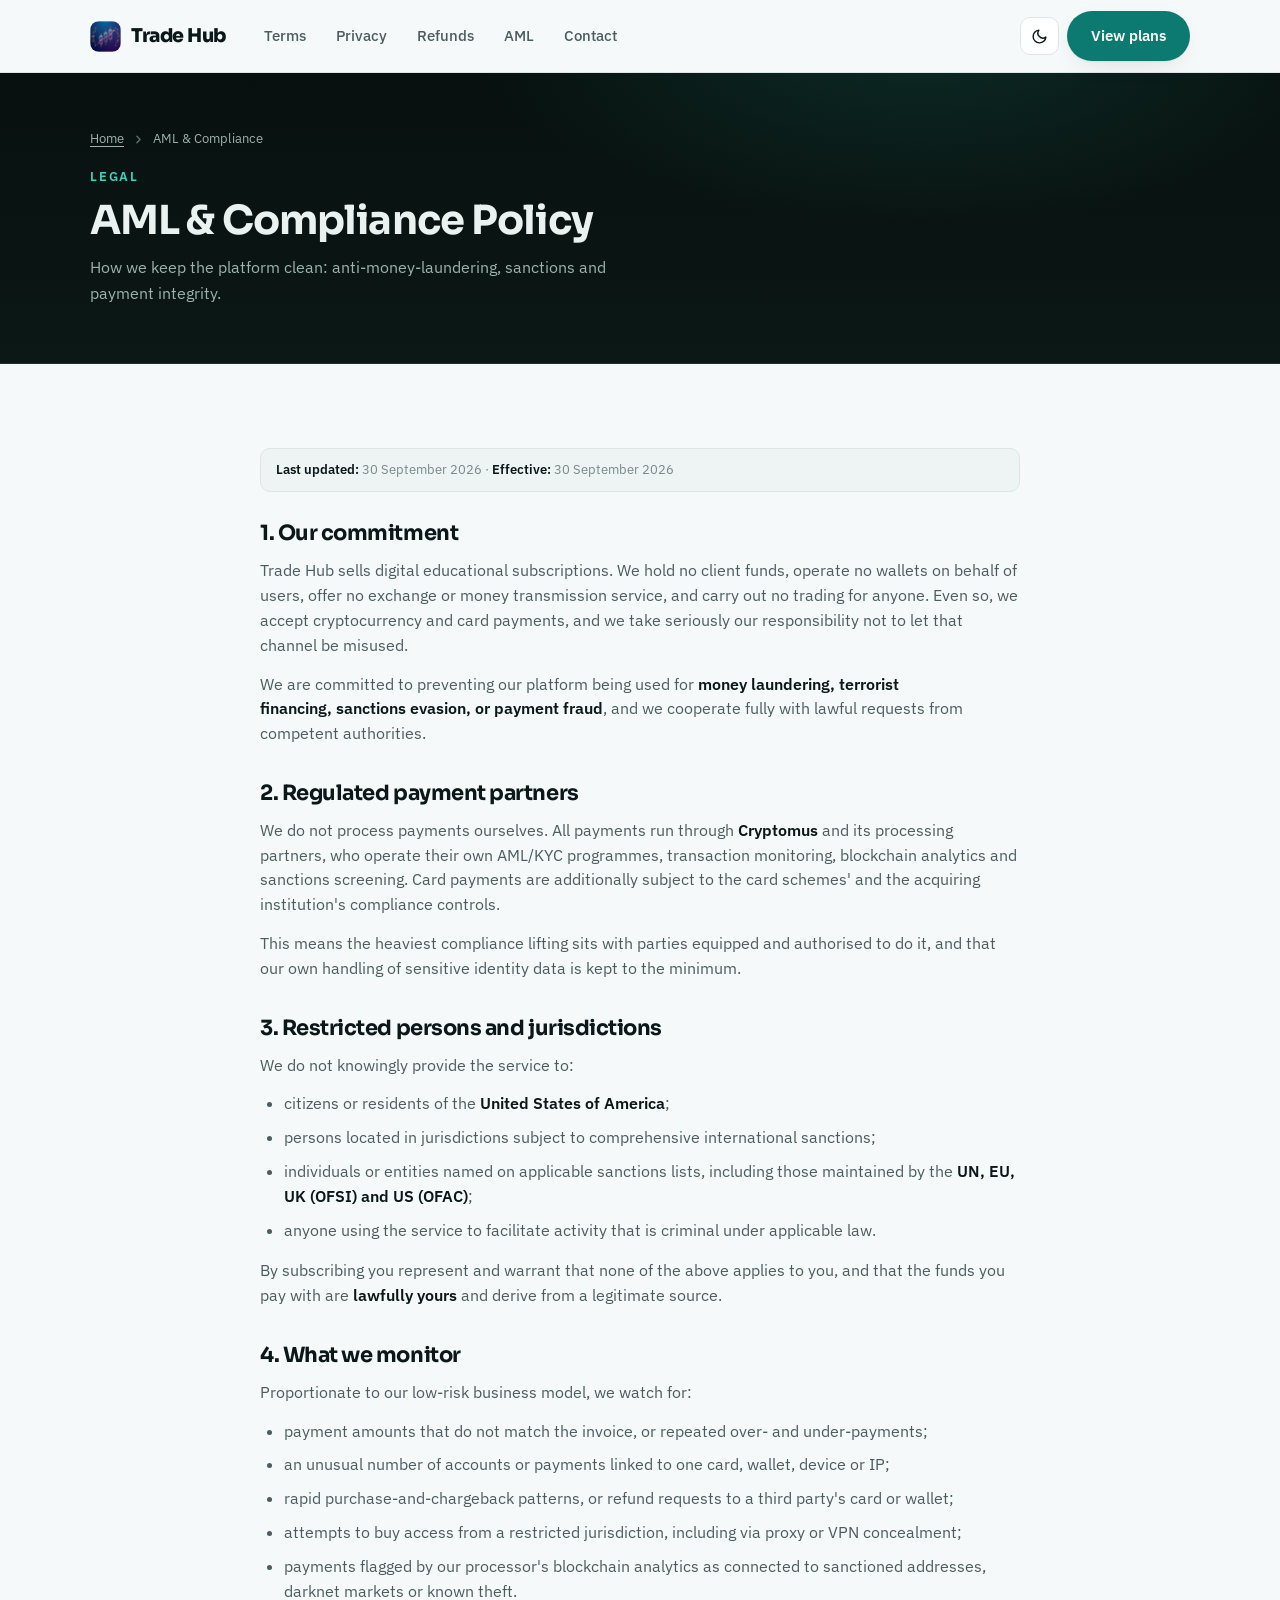
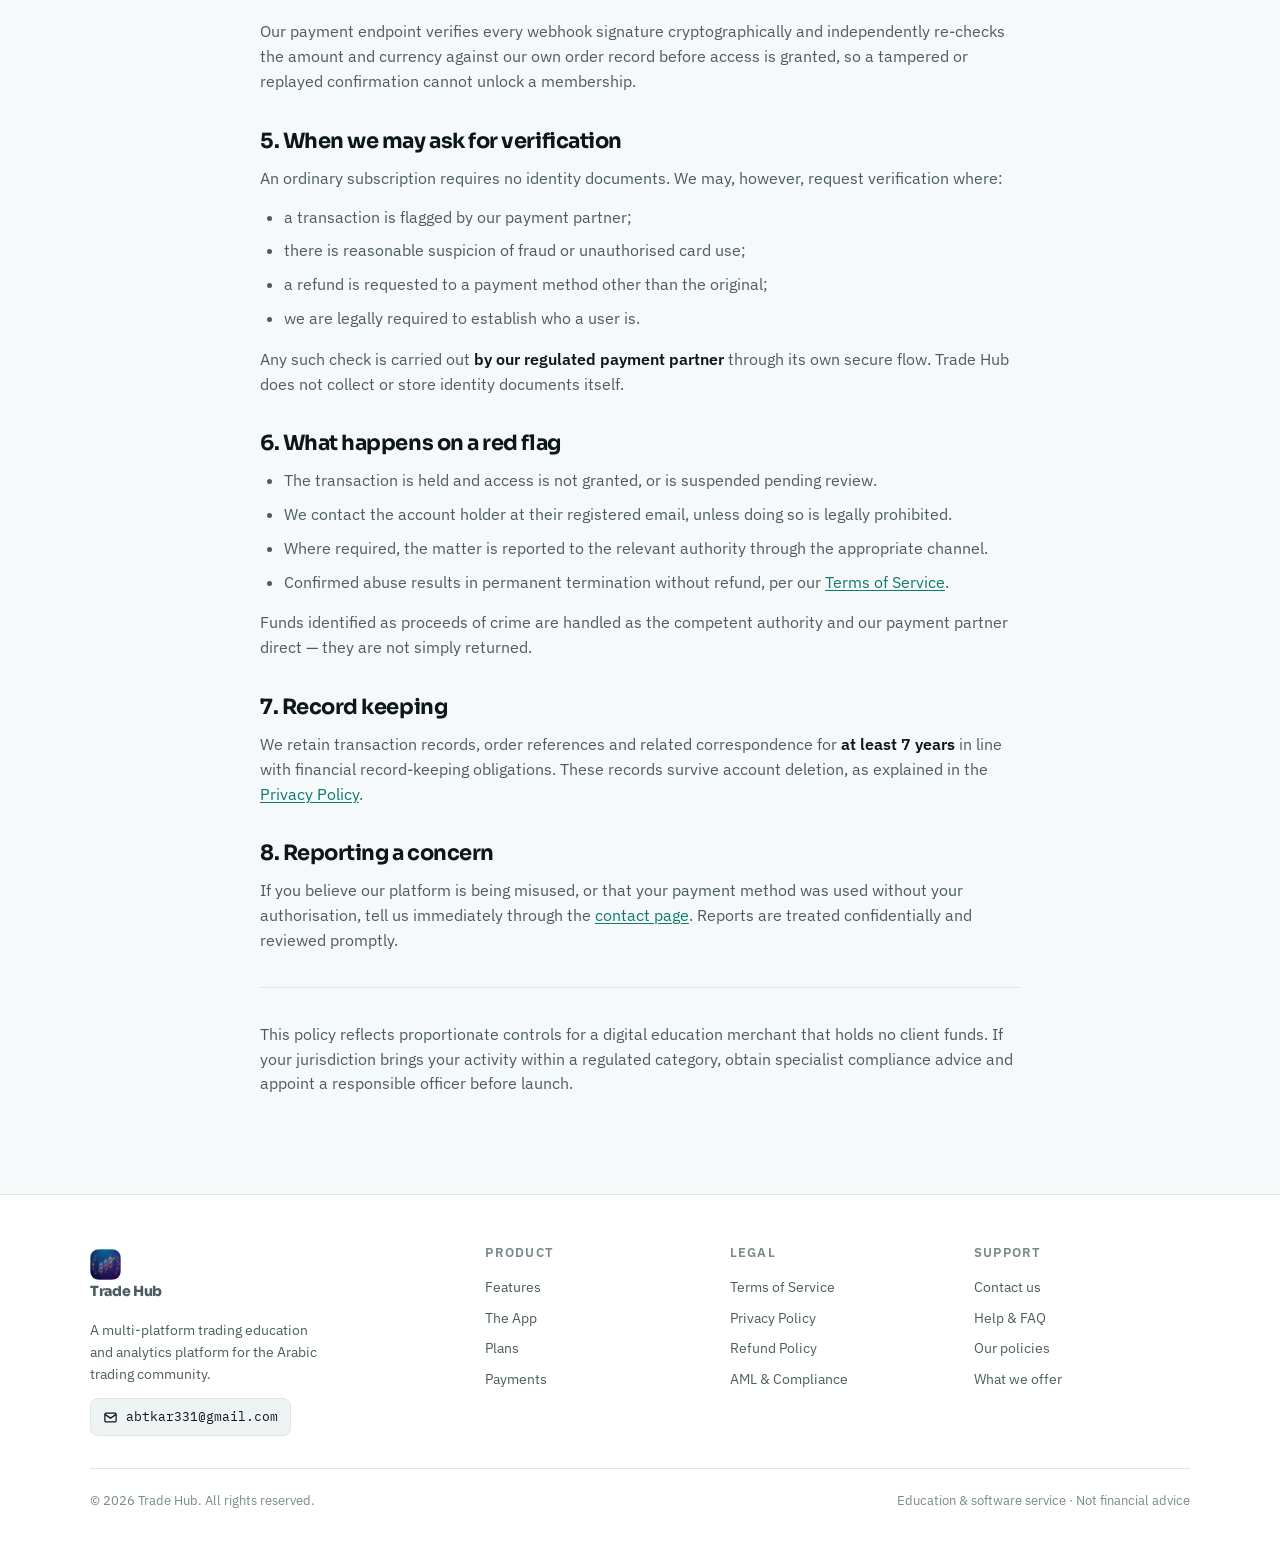
<file: aml-kyc.html>
<!doctype html>
<html lang="en" dir="ltr" data-lang-lock="en">
<head>
<meta charset="utf-8">
<meta name="viewport" content="width=device-width, initial-scale=1, viewport-fit=cover">
<meta name="theme-color" content="#f6f9f9">
<meta name="robots" content="index, follow">
<title>AML & Compliance Policy — Trade Hub</title>
<meta name="description" content="How Trade Hub prevents money laundering, sanctions breaches and payment abuse.">
<link rel="icon" href="assets/img/favicon-32.png?v=1.9.0" sizes="32x32" type="image/png">
<link rel="icon" href="assets/img/favicon-64.png?v=1.9.0" sizes="64x64" type="image/png">
<link rel="preconnect" href="https://fonts.googleapis.com">
<link rel="preconnect" href="https://fonts.gstatic.com" crossorigin>
<link rel="stylesheet" href="https://fonts.googleapis.com/css2?family=Sora:wght@500;600;700;800&family=IBM+Plex+Sans:wght@400;500;600;700&family=IBM+Plex+Sans+Arabic:wght@400;500;600;700&family=IBM+Plex+Mono:wght@500;600&display=swap">
<link rel="stylesheet" href="assets/css/app.css?v=1.9.0">
<link rel="stylesheet" href="assets/css/pages.css?v=1.9.0">
<script>
  (function(){try{
    var t=localStorage.getItem('th-theme');
    if(t)document.documentElement.setAttribute('data-theme',t);
    var d=t==='dark'||(!t&&window.matchMedia&&window.matchMedia('(prefers-color-scheme:dark)').matches);
    var m=document.querySelector('meta[name="theme-color"]');
    if(m&&d)m.setAttribute('content','#060d0c');
  }catch(e){}})();
</script>
</head>
<body>

<a class="skip" href="#main">Skip to content</a>

<header class="nav">
  <div class="nav-in">
    <a class="brand" href="index.html" aria-label="Trade Hub home">
      <img class="glyph" src="assets/img/logo-64.png?v=1.9.0" alt="" width="31" height="31" decoding="async">
      Trade&nbsp;Hub
    </a>
    <nav class="nav-links" aria-label="Primary">
      <a href="terms.html">Terms</a>
      <a href="privacy.html">Privacy</a>
      <a href="refund.html">Refunds</a>
      <a href="aml-kyc.html">AML</a>
      <a href="contact.html">Contact</a>
    </nav>
    <div class="nav-right">
      <button class="icon-btn" id="langBtn" type="button" aria-label="التبديل إلى العربية">العربية</button>
      <button class="icon-btn" id="themeBtn" type="button" aria-label="Switch theme">
        <svg id="themeIcon" viewBox="0 0 24 24" width="17" height="17" fill="none" stroke="currentColor" stroke-width="2" stroke-linecap="round" stroke-linejoin="round" aria-hidden="true"><circle cx="12" cy="12" r="4"/><path d="M12 2v2M12 20v2M4.9 4.9l1.4 1.4M17.7 17.7l1.4 1.4M2 12h2M20 12h2M4.9 19.1l1.4-1.4M17.7 6.3l1.4-1.4"/></svg>
      </button>
      <a class="btn btn-primary" href="index.html#pricing">View plans</a>
    </div>
  </div>
</header>

<div class="page-head">
  <div class="wrap">
    <nav class="crumbs" aria-label="Breadcrumb">
      <a href="index.html">Home</a>
      <svg viewBox="0 0 24 24" fill="none" stroke="currentColor" stroke-width="2.4" stroke-linecap="round" stroke-linejoin="round" aria-hidden="true"><path d="M9 6l6 6-6 6"/></svg>
      <span>AML & Compliance</span>
    </nav>
    <div class="eyebrow" style="margin-top:16px">Legal</div>
    <h1>AML &amp; Compliance Policy</h1>
    <p>How we keep the platform clean: anti-money-laundering, sanctions and payment integrity.</p>
  </div>
</div>

<main id="main">
  <section>
    <div class="wrap">
<div class="legal"><div class="updated"><strong>Last updated:</strong> 30 September 2026 · <strong>Effective:</strong> 30 September 2026</div>

<h2 id="a1">1. Our commitment</h2>
<p>Trade Hub sells digital educational subscriptions. We hold no client funds, operate no wallets on behalf of users, offer no exchange or money transmission service, and carry out no trading for anyone. Even so, we accept cryptocurrency and card payments, and we take seriously our responsibility not to let that channel be misused.</p>
<p>We are committed to preventing our platform being used for <strong>money laundering, terrorist financing, sanctions evasion, or payment fraud</strong>, and we cooperate fully with lawful requests from competent authorities.</p>

<h2 id="a2">2. Regulated payment partners</h2>
<p>We do not process payments ourselves. All payments run through <strong>Cryptomus</strong> and its processing partners, who operate their own AML/KYC programmes, transaction monitoring, blockchain analytics and sanctions screening. Card payments are additionally subject to the card schemes' and the acquiring institution's compliance controls.</p>
<p>This means the heaviest compliance lifting sits with parties equipped and authorised to do it, and that our own handling of sensitive identity data is kept to the minimum.</p>

<h2 id="a3">3. Restricted persons and jurisdictions</h2>
<p>We do not knowingly provide the service to:</p>
<ul>
  <li>citizens or residents of the <strong>United States of America</strong>;</li>
  <li>persons located in jurisdictions subject to comprehensive international sanctions;</li>
  <li>individuals or entities named on applicable sanctions lists, including those maintained by the <strong>UN, EU, UK (OFSI) and US (OFAC)</strong>;</li>
  <li>anyone using the service to facilitate activity that is criminal under applicable law.</li>
</ul>
<p>By subscribing you represent and warrant that none of the above applies to you, and that the funds you pay with are <strong>lawfully yours</strong> and derive from a legitimate source.</p>

<h2 id="a4">4. What we monitor</h2>
<p>Proportionate to our low-risk business model, we watch for:</p>
<ul>
  <li>payment amounts that do not match the invoice, or repeated over- and under-payments;</li>
  <li>an unusual number of accounts or payments linked to one card, wallet, device or IP;</li>
  <li>rapid purchase-and-chargeback patterns, or refund requests to a third party's card or wallet;</li>
  <li>attempts to buy access from a restricted jurisdiction, including via proxy or VPN concealment;</li>
  <li>payments flagged by our processor's blockchain analytics as connected to sanctioned addresses, darknet markets or known theft.</li>
</ul>
<p>Our payment endpoint verifies every webhook signature cryptographically and independently re-checks the amount and currency against our own order record before access is granted, so a tampered or replayed confirmation cannot unlock a membership.</p>

<h2 id="a5">5. When we may ask for verification</h2>
<p>An ordinary subscription requires no identity documents. We may, however, request verification where:</p>
<ul>
  <li>a transaction is flagged by our payment partner;</li>
  <li>there is reasonable suspicion of fraud or unauthorised card use;</li>
  <li>a refund is requested to a payment method other than the original;</li>
  <li>we are legally required to establish who a user is.</li>
</ul>
<p>Any such check is carried out <strong>by our regulated payment partner</strong> through its own secure flow. Trade Hub does not collect or store identity documents itself.</p>

<h2 id="a6">6. What happens on a red flag</h2>
<ul>
  <li>The transaction is held and access is not granted, or is suspended pending review.</li>
  <li>We contact the account holder at their registered email, unless doing so is legally prohibited.</li>
  <li>Where required, the matter is reported to the relevant authority through the appropriate channel.</li>
  <li>Confirmed abuse results in permanent termination without refund, per our <a href="terms.html#t10">Terms of Service</a>.</li>
</ul>
<p>Funds identified as proceeds of crime are handled as the competent authority and our payment partner direct — they are not simply returned.</p>

<h2 id="a7">7. Record keeping</h2>
<p>We retain transaction records, order references and related correspondence for <strong>at least 7 years</strong> in line with financial record-keeping obligations. These records survive account deletion, as explained in the <a href="privacy.html#p7">Privacy Policy</a>.</p>

<h2 id="a8">8. Reporting a concern</h2>
<p>If you believe our platform is being misused, or that your payment method was used without your authorisation, tell us immediately through the <a href="contact.html">contact page</a>. Reports are treated confidentially and reviewed promptly.</p>
<hr>
<p class="editnote">This policy reflects proportionate controls for a digital education merchant that holds no client funds. If your jurisdiction brings your activity within a regulated category, obtain specialist compliance advice and appoint a responsible officer before launch.</p></div>
    </div>
  </section>
</main>

<footer>
  <div class="wrap">
    <div class="foot-grid">
      <div class="foot-about">
        <a class="brand" href="index.html">
          <img class="glyph" src="assets/img/logo-64.png?v=1.9.0" alt="" width="31" height="31" decoding="async">
          Trade&nbsp;Hub
        </a>
        <p>A multi-platform trading education and analytics platform for the Arabic trading community.</p>
        <div class="copymail" id="copyMail" role="button" tabindex="0" title="Copy email">
          <svg viewBox="0 0 24 24" width="15" height="15" fill="none" stroke="currentColor" stroke-width="2" aria-hidden="true"><rect x="3" y="5" width="18" height="14" rx="2"/><path d="M3 7l9 6 9-6"/></svg>
          <span id="mailText">abtkar331@gmail.com</span>
        </div>
      </div>
      <div>
        <h4>Product</h4>
        <a href="index.html#features">Features</a>
        <a href="index.html#app">The App</a>
        <a href="index.html#pricing">Plans</a>
        <a href="index.html#payments">Payments</a>
      </div>
      <div>
        <h4>Legal</h4>
        <a href="terms.html">Terms of Service</a>
        <a href="privacy.html">Privacy Policy</a>
        <a href="refund.html">Refund Policy</a>
        <a href="aml-kyc.html">AML &amp; Compliance</a>
      </div>
      <div>
        <h4>Support</h4>
        <a href="contact.html">Contact us</a>
        <a href="index.html#faq">Help &amp; FAQ</a>
        <a href="index.html#policies">Our policies</a>
        <a href="index.html#about">What we offer</a>
      </div>
    </div>
    <div class="foot-bottom">
      <span>© <span id="yr">2026</span> Trade Hub. All rights reserved.</span>
      <span>Education &amp; software service · Not financial advice</span>
    </div>
  </div>
</footer>

<script src="assets/js/i18n.js?v=1.9.0"></script>
<script src="assets/js/app.js?v=1.9.0"></script>
</body>
</html>
</file>
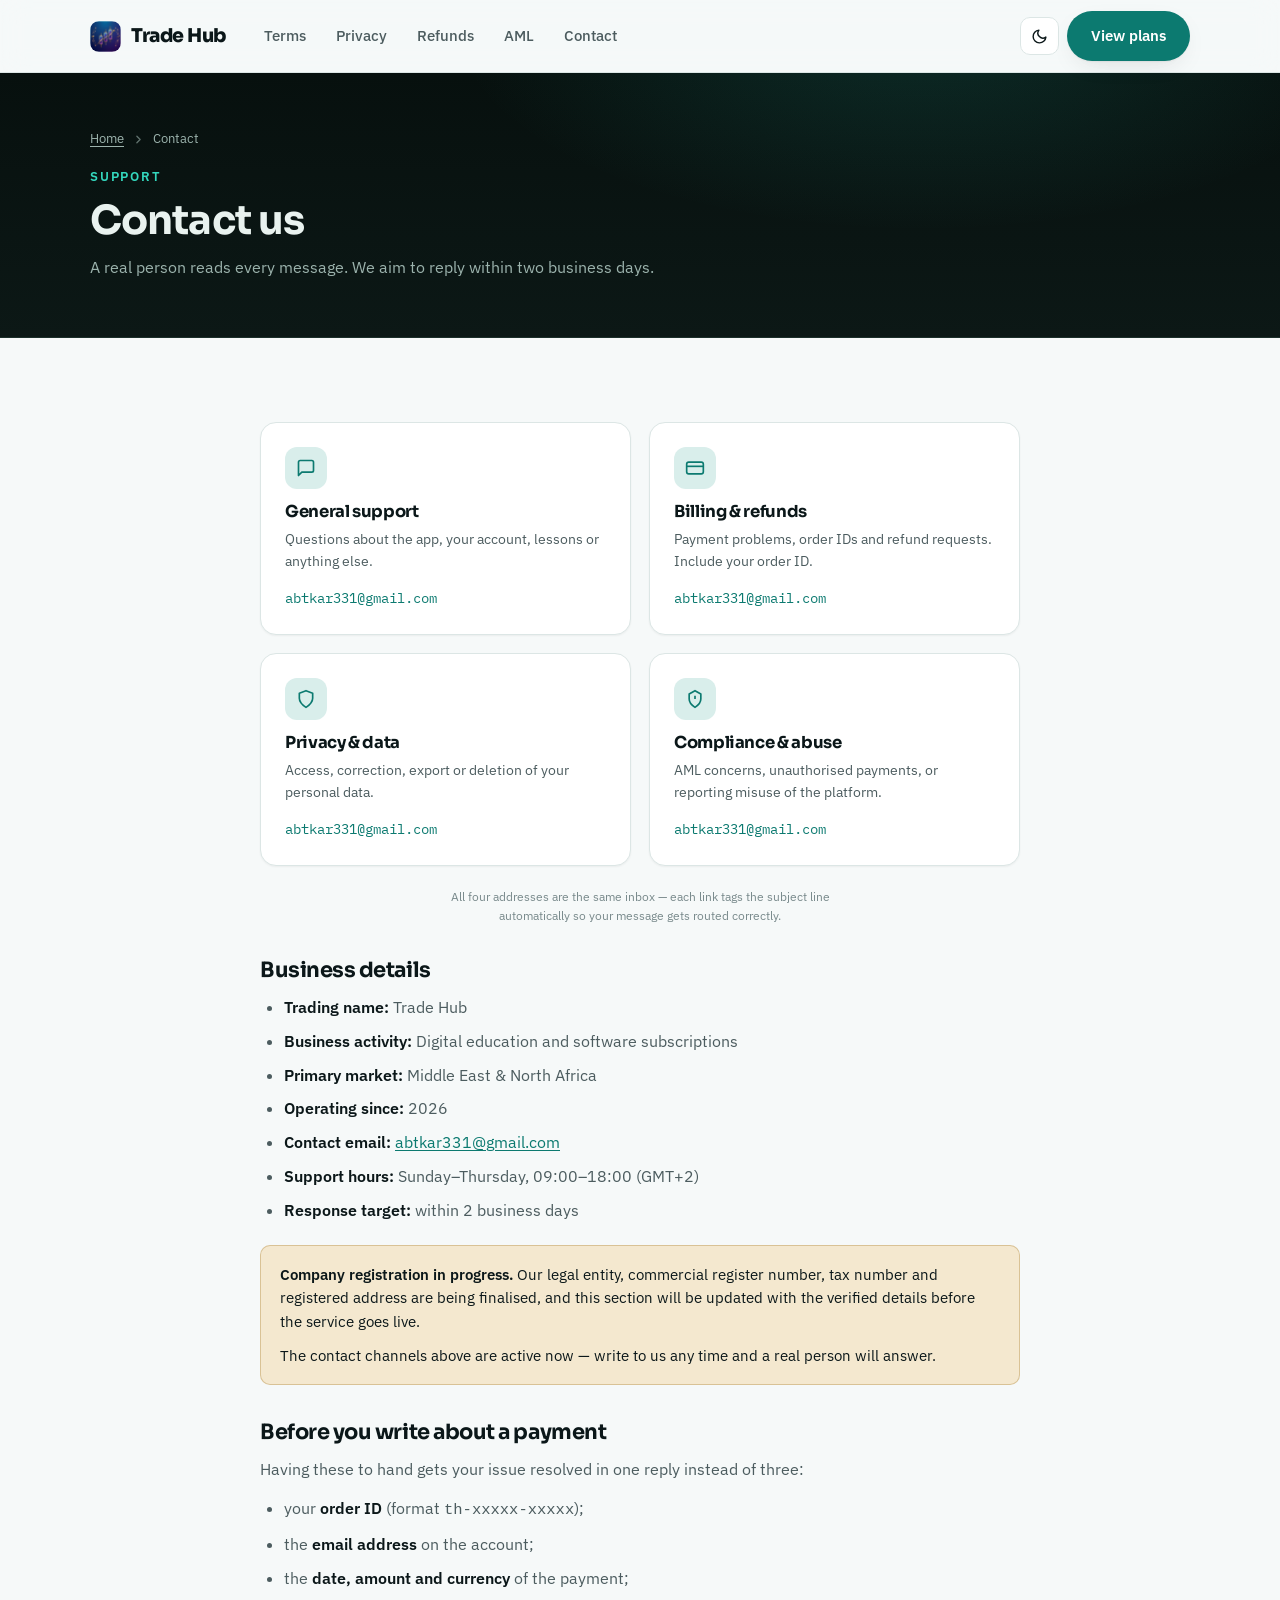
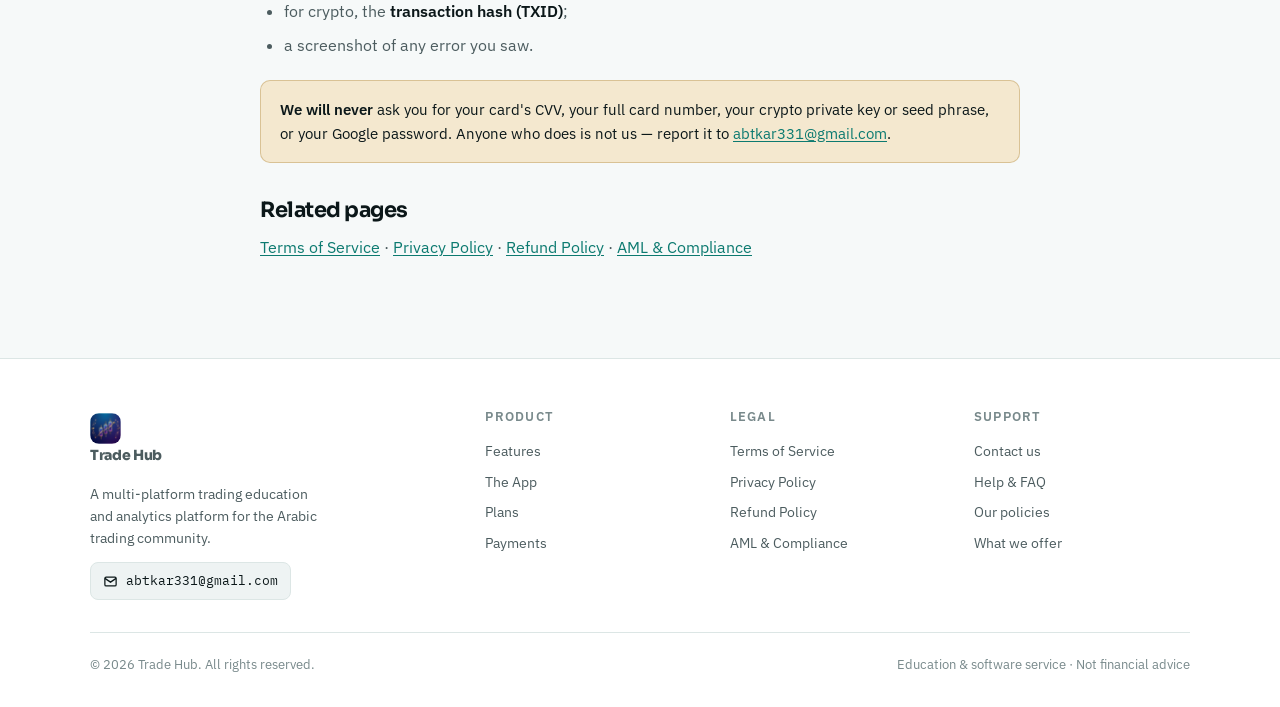
<file: contact.html>
<!doctype html>
<html lang="en" dir="ltr" data-lang-lock="en">
<head>
<meta charset="utf-8">
<meta name="viewport" content="width=device-width, initial-scale=1, viewport-fit=cover">
<meta name="theme-color" content="#f6f9f9">
<meta name="robots" content="index, follow">
<title>Contact us — Trade Hub</title>
<meta name="description" content="How to reach the Trade Hub team for support, billing, privacy or compliance matters.">
<link rel="icon" href="assets/img/favicon-32.png?v=1.9.0" sizes="32x32" type="image/png">
<link rel="icon" href="assets/img/favicon-64.png?v=1.9.0" sizes="64x64" type="image/png">
<link rel="preconnect" href="https://fonts.googleapis.com">
<link rel="preconnect" href="https://fonts.gstatic.com" crossorigin>
<link rel="stylesheet" href="https://fonts.googleapis.com/css2?family=Sora:wght@500;600;700;800&family=IBM+Plex+Sans:wght@400;500;600;700&family=IBM+Plex+Sans+Arabic:wght@400;500;600;700&family=IBM+Plex+Mono:wght@500;600&display=swap">
<link rel="stylesheet" href="assets/css/app.css?v=1.9.0">
<link rel="stylesheet" href="assets/css/pages.css?v=1.9.0">
<script>
  (function(){try{
    var t=localStorage.getItem('th-theme');
    if(t)document.documentElement.setAttribute('data-theme',t);
    var d=t==='dark'||(!t&&window.matchMedia&&window.matchMedia('(prefers-color-scheme:dark)').matches);
    var m=document.querySelector('meta[name="theme-color"]');
    if(m&&d)m.setAttribute('content','#060d0c');
  }catch(e){}})();
</script>
</head>
<body>

<a class="skip" href="#main">Skip to content</a>

<header class="nav">
  <div class="nav-in">
    <a class="brand" href="index.html" aria-label="Trade Hub home">
      <img class="glyph" src="assets/img/logo-64.png?v=1.9.0" alt="" width="31" height="31" decoding="async">
      Trade&nbsp;Hub
    </a>
    <nav class="nav-links" aria-label="Primary">
      <a href="terms.html">Terms</a>
      <a href="privacy.html">Privacy</a>
      <a href="refund.html">Refunds</a>
      <a href="aml-kyc.html">AML</a>
      <a href="contact.html">Contact</a>
    </nav>
    <div class="nav-right">
      <button class="icon-btn" id="langBtn" type="button" aria-label="التبديل إلى العربية">العربية</button>
      <button class="icon-btn" id="themeBtn" type="button" aria-label="Switch theme">
        <svg id="themeIcon" viewBox="0 0 24 24" width="17" height="17" fill="none" stroke="currentColor" stroke-width="2" stroke-linecap="round" stroke-linejoin="round" aria-hidden="true"><circle cx="12" cy="12" r="4"/><path d="M12 2v2M12 20v2M4.9 4.9l1.4 1.4M17.7 17.7l1.4 1.4M2 12h2M20 12h2M4.9 19.1l1.4-1.4M17.7 6.3l1.4-1.4"/></svg>
      </button>
      <a class="btn btn-primary" href="index.html#pricing">View plans</a>
    </div>
  </div>
</header>

<div class="page-head">
  <div class="wrap">
    <nav class="crumbs" aria-label="Breadcrumb">
      <a href="index.html">Home</a>
      <svg viewBox="0 0 24 24" fill="none" stroke="currentColor" stroke-width="2.4" stroke-linecap="round" stroke-linejoin="round" aria-hidden="true"><path d="M9 6l6 6-6 6"/></svg>
      <span>Contact</span>
    </nav>
    <div class="eyebrow" style="margin-top:16px">Support</div>
    <h1>Contact us</h1>
    <p>A real person reads every message. We aim to reply within two business days.</p>
  </div>
</div>

<main id="main">
  <section>
    <div class="wrap">
      <div class="contact-grid">
        <div class="contact-card">
          <div class="ic"><svg viewBox="0 0 24 24" fill="none" stroke="currentColor" stroke-width="2" stroke-linejoin="round" aria-hidden="true"><path d="M21 15a2 2 0 0 1-2 2H7l-4 4V5a2 2 0 0 1 2-2h14a2 2 0 0 1 2 2z"/></svg></div>
          <h3>General support</h3>
          <p>Questions about the app, your account, lessons or anything else.</p>
          <a class="val" href="mailto:abtkar331@gmail.com?subject=%5BSupport%5D%20Trade%20Hub">abtkar331@gmail.com</a>
        </div>
        <div class="contact-card">
          <div class="ic"><svg viewBox="0 0 24 24" fill="none" stroke="currentColor" stroke-width="2" aria-hidden="true"><rect x="2" y="5" width="20" height="14" rx="2.5"/><path d="M2 10h20"/></svg></div>
          <h3>Billing &amp; refunds</h3>
          <p>Payment problems, order IDs and refund requests. Include your order ID.</p>
          <a class="val" href="mailto:abtkar331@gmail.com?subject=%5BBilling%5D%20Trade%20Hub">abtkar331@gmail.com</a>
        </div>
        <div class="contact-card">
          <div class="ic"><svg viewBox="0 0 24 24" fill="none" stroke="currentColor" stroke-width="2" stroke-linejoin="round" aria-hidden="true"><path d="M12 2l8 3v6c0 5-3.5 8-8 11-4.5-3-8-6-8-11V5z"/></svg></div>
          <h3>Privacy &amp; data</h3>
          <p>Access, correction, export or deletion of your personal data.</p>
          <a class="val" href="mailto:abtkar331@gmail.com?subject=%5BPrivacy%5D%20Trade%20Hub">abtkar331@gmail.com</a>
        </div>
        <div class="contact-card">
          <div class="ic"><svg viewBox="0 0 24 24" fill="none" stroke="currentColor" stroke-width="2" stroke-linejoin="round" aria-hidden="true"><path d="M12 2l7 4v6c0 4.5-3 7.5-7 10-4-2.5-7-5.5-7-10V6z"/><path d="M12 8v4M12 15h.01"/></svg></div>
          <h3>Compliance &amp; abuse</h3>
          <p>AML concerns, unauthorised payments, or reporting misuse of the platform.</p>
          <a class="val" href="mailto:abtkar331@gmail.com?subject=%5BCompliance%5D%20Trade%20Hub">abtkar331@gmail.com</a>
        </div>
      </div>

      <p class="center editnote" style="margin:22px auto 0;max-width:60ch">
        All four addresses are the same inbox — each link tags the subject line automatically so your message gets routed correctly.
      </p>

      <div class="legal" style="margin-top:34px">
        <h2>Business details</h2>

        <!-- ⚠️ الحقول اللي تحت دي بتتحقّق منها بوابات الدفع (KYB).
             ما اتحطّش فيها أرقام سجل تجاري أو ضريبي مخترعة عن قصد —
             رقم مزيّف شكله حقيقي أسوأ بكتير من حقل مكتوب إنه قيد الاستكمال.
             املاها بالبيانات الرسمية أول ما الشركة تتسجّل. -->

        <ul>
          <li><strong>Trading name:</strong> Trade Hub</li>
          <li><strong>Business activity:</strong> Digital education and software subscriptions</li>
          <li><strong>Primary market:</strong> Middle East &amp; North Africa</li>
          <li><strong>Operating since:</strong> 2026</li>
          <li><strong>Contact email:</strong> <a href="mailto:abtkar331@gmail.com">abtkar331@gmail.com</a></li>
          <li><strong>Support hours:</strong> Sunday–Thursday, 09:00–18:00 (GMT+2)</li>
          <li><strong>Response target:</strong> within 2 business days</li>
        </ul>

        <div class="callout warn">
          <p><strong>Company registration in progress.</strong> Our legal entity, commercial register number, tax number and registered address are being finalised, and this section will be updated with the verified details before the service goes live.</p>
          <p>The contact channels above are active now — write to us any time and a real person will answer.</p>
        </div>

        <h2>Before you write about a payment</h2>
        <p>Having these to hand gets your issue resolved in one reply instead of three:</p>
        <ul>
          <li>your <strong>order ID</strong> (format <code>th-xxxxx-xxxxx</code>);</li>
          <li>the <strong>email address</strong> on the account;</li>
          <li>the <strong>date, amount and currency</strong> of the payment;</li>
          <li>for crypto, the <strong>transaction hash (TXID)</strong>;</li>
          <li>a screenshot of any error you saw.</li>
        </ul>

        <div class="callout warn">
          <p><strong>We will never</strong> ask you for your card's CVV, your full card number, your crypto private key or seed phrase, or your Google password. Anyone who does is not us — report it to <a href="mailto:abtkar331@gmail.com">abtkar331@gmail.com</a>.</p>
        </div>

        <h2>Related pages</h2>
        <p><a href="terms.html">Terms of Service</a> · <a href="privacy.html">Privacy Policy</a> · <a href="refund.html">Refund Policy</a> · <a href="aml-kyc.html">AML &amp; Compliance</a></p>
      </div>
    </div>
  </section>
</main>

<footer>
  <div class="wrap">
    <div class="foot-grid">
      <div class="foot-about">
        <a class="brand" href="index.html">
          <img class="glyph" src="assets/img/logo-64.png?v=1.9.0" alt="" width="31" height="31" decoding="async">
          Trade&nbsp;Hub
        </a>
        <p>A multi-platform trading education and analytics platform for the Arabic trading community.</p>
        <div class="copymail" id="copyMail" role="button" tabindex="0" title="Copy email">
          <svg viewBox="0 0 24 24" width="15" height="15" fill="none" stroke="currentColor" stroke-width="2" aria-hidden="true"><rect x="3" y="5" width="18" height="14" rx="2"/><path d="M3 7l9 6 9-6"/></svg>
          <span id="mailText">abtkar331@gmail.com</span>
        </div>
      </div>
      <div>
        <h4>Product</h4>
        <a href="index.html#features">Features</a>
        <a href="index.html#app">The App</a>
        <a href="index.html#pricing">Plans</a>
        <a href="index.html#payments">Payments</a>
      </div>
      <div>
        <h4>Legal</h4>
        <a href="terms.html">Terms of Service</a>
        <a href="privacy.html">Privacy Policy</a>
        <a href="refund.html">Refund Policy</a>
        <a href="aml-kyc.html">AML &amp; Compliance</a>
      </div>
      <div>
        <h4>Support</h4>
        <a href="contact.html">Contact us</a>
        <a href="index.html#faq">Help &amp; FAQ</a>
        <a href="index.html#policies">Our policies</a>
        <a href="index.html#about">What we offer</a>
      </div>
    </div>
    <div class="foot-bottom">
      <span>© <span id="yr">2026</span> Trade Hub. All rights reserved.</span>
      <span>Education &amp; software service · Not financial advice</span>
    </div>
  </div>
</footer>

<script src="assets/js/i18n.js?v=1.9.0"></script>
<script src="assets/js/app.js?v=1.9.0"></script>
</body>
</html>
</file>
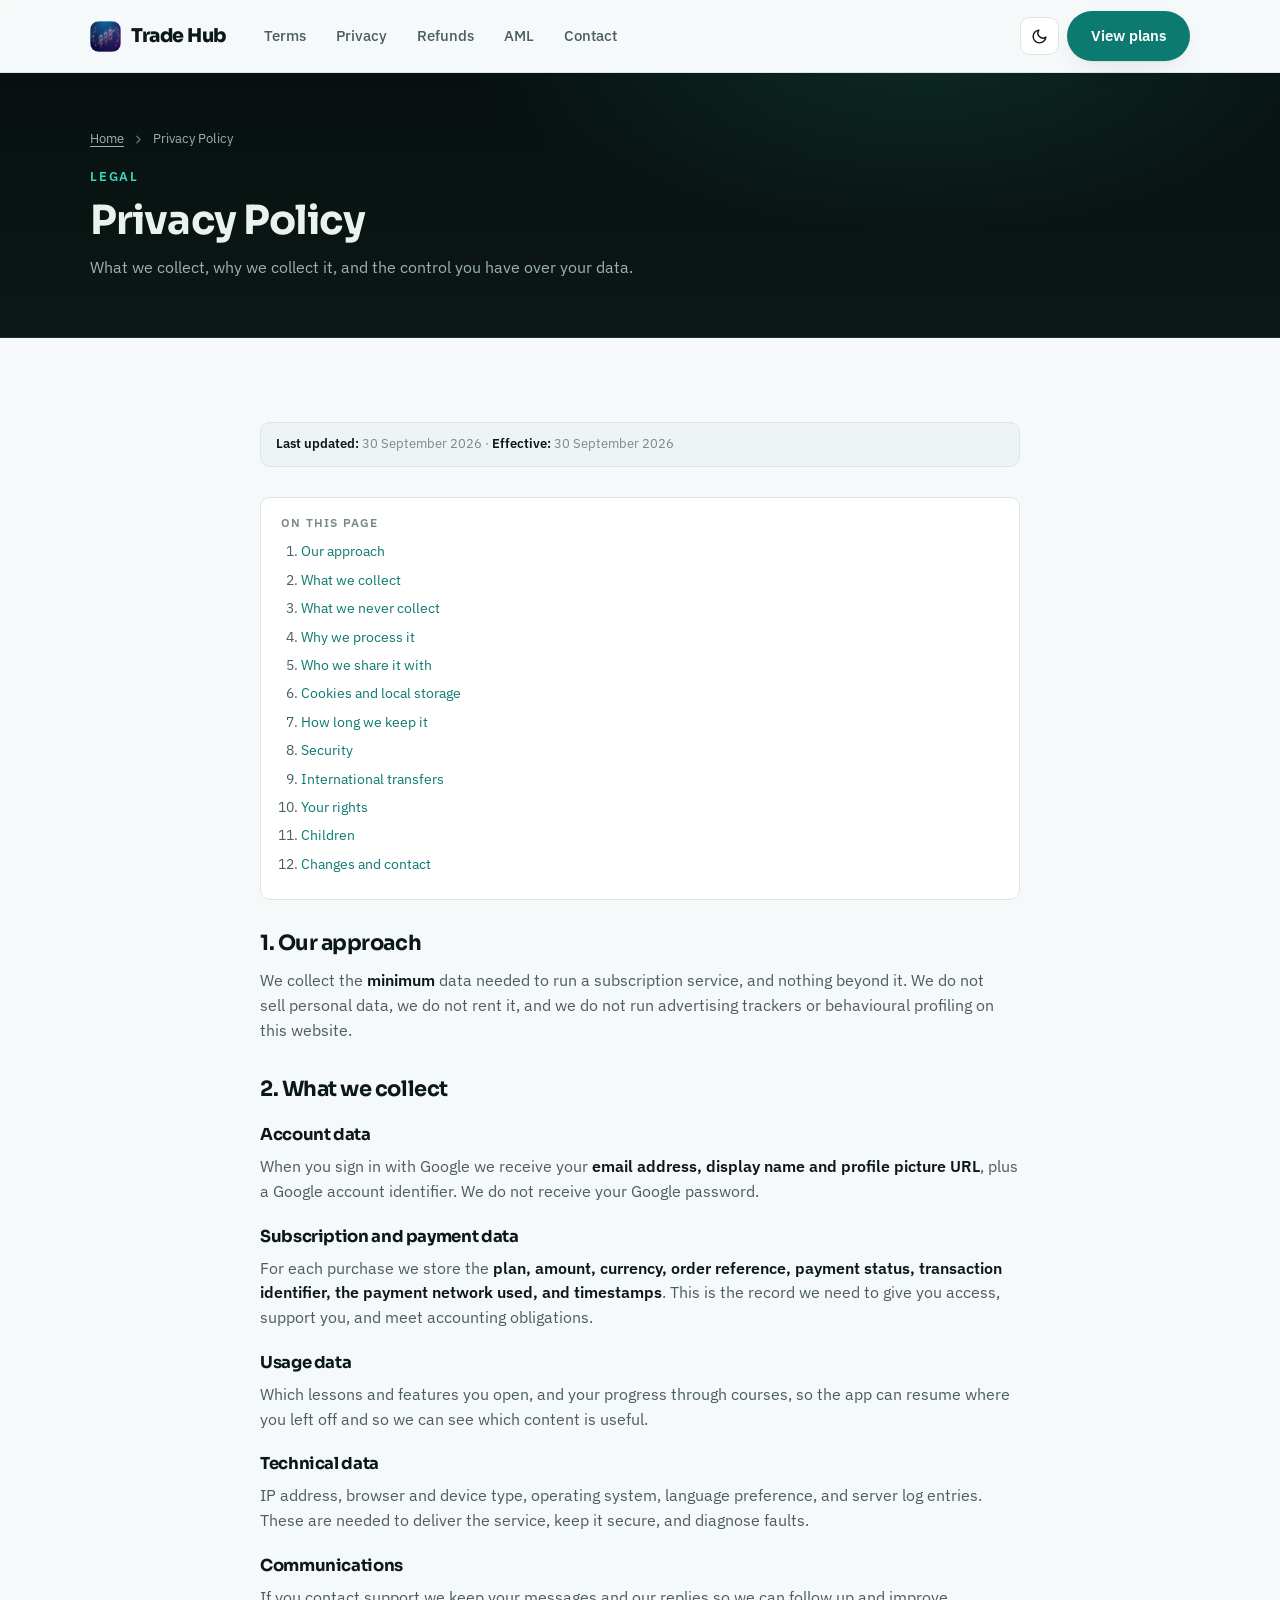
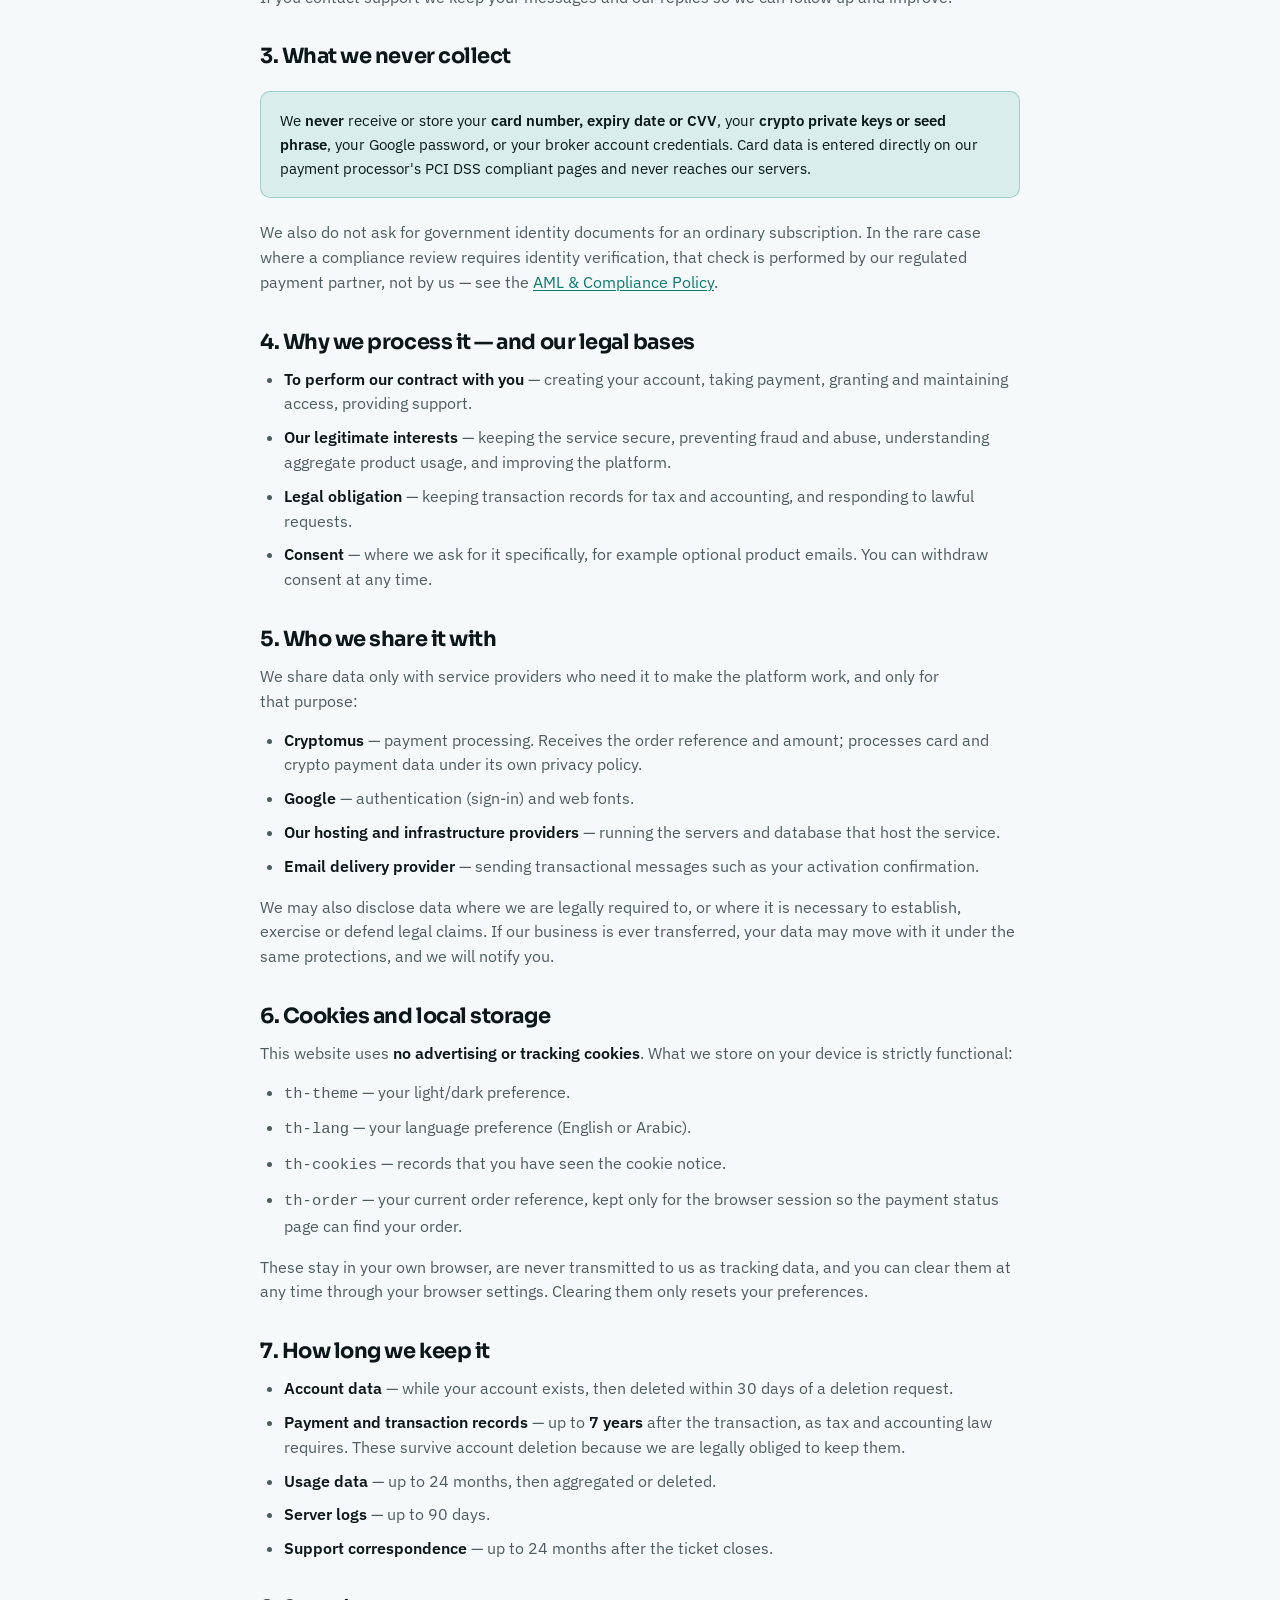
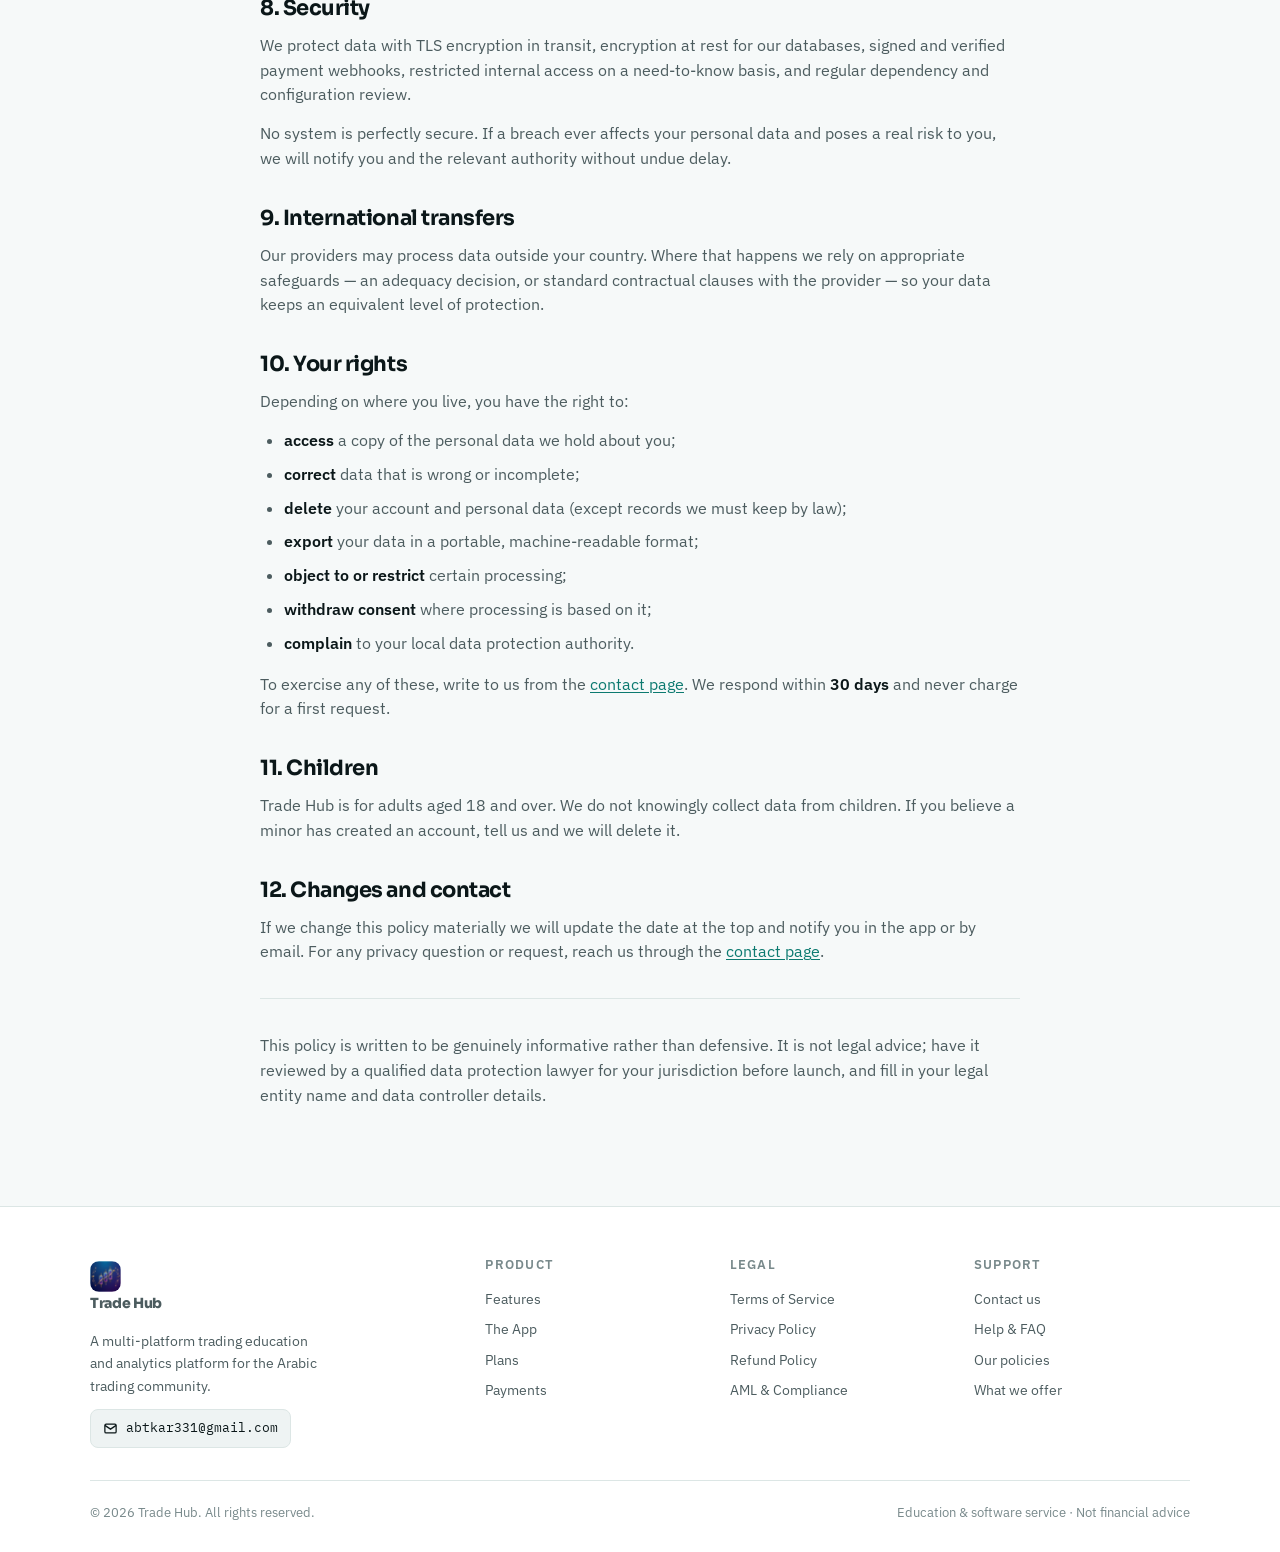
<file: privacy.html>
<!doctype html>
<html lang="en" dir="ltr" data-lang-lock="en">
<head>
<meta charset="utf-8">
<meta name="viewport" content="width=device-width, initial-scale=1, viewport-fit=cover">
<meta name="theme-color" content="#f6f9f9">
<meta name="robots" content="index, follow">
<title>Privacy Policy — Trade Hub</title>
<meta name="description" content="What personal data Trade Hub collects, why, how long we keep it, and the rights you have over it.">
<link rel="icon" href="assets/img/favicon-32.png?v=1.9.0" sizes="32x32" type="image/png">
<link rel="icon" href="assets/img/favicon-64.png?v=1.9.0" sizes="64x64" type="image/png">
<link rel="preconnect" href="https://fonts.googleapis.com">
<link rel="preconnect" href="https://fonts.gstatic.com" crossorigin>
<link rel="stylesheet" href="https://fonts.googleapis.com/css2?family=Sora:wght@500;600;700;800&family=IBM+Plex+Sans:wght@400;500;600;700&family=IBM+Plex+Sans+Arabic:wght@400;500;600;700&family=IBM+Plex+Mono:wght@500;600&display=swap">
<link rel="stylesheet" href="assets/css/app.css?v=1.9.0">
<link rel="stylesheet" href="assets/css/pages.css?v=1.9.0">
<script>
  (function(){try{
    var t=localStorage.getItem('th-theme');
    if(t)document.documentElement.setAttribute('data-theme',t);
    var d=t==='dark'||(!t&&window.matchMedia&&window.matchMedia('(prefers-color-scheme:dark)').matches);
    var m=document.querySelector('meta[name="theme-color"]');
    if(m&&d)m.setAttribute('content','#060d0c');
  }catch(e){}})();
</script>
</head>
<body>

<a class="skip" href="#main">Skip to content</a>

<header class="nav">
  <div class="nav-in">
    <a class="brand" href="index.html" aria-label="Trade Hub home">
      <img class="glyph" src="assets/img/logo-64.png?v=1.9.0" alt="" width="31" height="31" decoding="async">
      Trade&nbsp;Hub
    </a>
    <nav class="nav-links" aria-label="Primary">
      <a href="terms.html">Terms</a>
      <a href="privacy.html">Privacy</a>
      <a href="refund.html">Refunds</a>
      <a href="aml-kyc.html">AML</a>
      <a href="contact.html">Contact</a>
    </nav>
    <div class="nav-right">
      <button class="icon-btn" id="langBtn" type="button" aria-label="التبديل إلى العربية">العربية</button>
      <button class="icon-btn" id="themeBtn" type="button" aria-label="Switch theme">
        <svg id="themeIcon" viewBox="0 0 24 24" width="17" height="17" fill="none" stroke="currentColor" stroke-width="2" stroke-linecap="round" stroke-linejoin="round" aria-hidden="true"><circle cx="12" cy="12" r="4"/><path d="M12 2v2M12 20v2M4.9 4.9l1.4 1.4M17.7 17.7l1.4 1.4M2 12h2M20 12h2M4.9 19.1l1.4-1.4M17.7 6.3l1.4-1.4"/></svg>
      </button>
      <a class="btn btn-primary" href="index.html#pricing">View plans</a>
    </div>
  </div>
</header>

<div class="page-head">
  <div class="wrap">
    <nav class="crumbs" aria-label="Breadcrumb">
      <a href="index.html">Home</a>
      <svg viewBox="0 0 24 24" fill="none" stroke="currentColor" stroke-width="2.4" stroke-linecap="round" stroke-linejoin="round" aria-hidden="true"><path d="M9 6l6 6-6 6"/></svg>
      <span>Privacy Policy</span>
    </nav>
    <div class="eyebrow" style="margin-top:16px">Legal</div>
    <h1>Privacy Policy</h1>
    <p>What we collect, why we collect it, and the control you have over your data.</p>
  </div>
</div>

<main id="main">
  <section>
    <div class="wrap">
<div class="legal"><div class="updated"><strong>Last updated:</strong> 30 September 2026 · <strong>Effective:</strong> 30 September 2026</div>

<div class="toc">
  <h4>On this page</h4>
  <ol>
    <li><a href="#p1">Our approach</a></li>
    <li><a href="#p2">What we collect</a></li>
    <li><a href="#p3">What we never collect</a></li>
    <li><a href="#p4">Why we process it</a></li>
    <li><a href="#p5">Who we share it with</a></li>
    <li><a href="#p6">Cookies and local storage</a></li>
    <li><a href="#p7">How long we keep it</a></li>
    <li><a href="#p8">Security</a></li>
    <li><a href="#p9">International transfers</a></li>
    <li><a href="#p10">Your rights</a></li>
    <li><a href="#p11">Children</a></li>
    <li><a href="#p12">Changes and contact</a></li>
  </ol>
</div>

<h2 id="p1">1. Our approach</h2>
<p>We collect the <strong>minimum</strong> data needed to run a subscription service, and nothing beyond it. We do not sell personal data, we do not rent it, and we do not run advertising trackers or behavioural profiling on this website.</p>

<h2 id="p2">2. What we collect</h2>
<h3>Account data</h3>
<p>When you sign in with Google we receive your <strong>email address, display name and profile picture URL</strong>, plus a Google account identifier. We do not receive your Google password.</p>
<h3>Subscription and payment data</h3>
<p>For each purchase we store the <strong>plan, amount, currency, order reference, payment status, transaction identifier, the payment network used, and timestamps</strong>. This is the record we need to give you access, support you, and meet accounting obligations.</p>
<h3>Usage data</h3>
<p>Which lessons and features you open, and your progress through courses, so the app can resume where you left off and so we can see which content is useful.</p>
<h3>Technical data</h3>
<p>IP address, browser and device type, operating system, language preference, and server log entries. These are needed to deliver the service, keep it secure, and diagnose faults.</p>
<h3>Communications</h3>
<p>If you contact support we keep your messages and our replies so we can follow up and improve.</p>

<h2 id="p3">3. What we never collect</h2>
<div class="callout">
  <p>We <strong>never</strong> receive or store your <strong>card number, expiry date or CVV</strong>, your <strong>crypto private keys or seed phrase</strong>, your Google password, or your broker account credentials. Card data is entered directly on our payment processor's PCI DSS compliant pages and never reaches our servers.</p>
</div>
<p>We also do not ask for government identity documents for an ordinary subscription. In the rare case where a compliance review requires identity verification, that check is performed by our regulated payment partner, not by us — see the <a href="aml-kyc.html">AML &amp; Compliance Policy</a>.</p>

<h2 id="p4">4. Why we process it — and our legal bases</h2>
<ul>
  <li><strong>To perform our contract with you</strong> — creating your account, taking payment, granting and maintaining access, providing support.</li>
  <li><strong>Our legitimate interests</strong> — keeping the service secure, preventing fraud and abuse, understanding aggregate product usage, and improving the platform.</li>
  <li><strong>Legal obligation</strong> — keeping transaction records for tax and accounting, and responding to lawful requests.</li>
  <li><strong>Consent</strong> — where we ask for it specifically, for example optional product emails. You can withdraw consent at any time.</li>
</ul>

<h2 id="p5">5. Who we share it with</h2>
<p>We share data only with service providers who need it to make the platform work, and only for that purpose:</p>
<ul>
  <li><strong>Cryptomus</strong> — payment processing. Receives the order reference and amount; processes card and crypto payment data under its own privacy policy.</li>
  <li><strong>Google</strong> — authentication (sign-in) and web fonts.</li>
  <li><strong>Our hosting and infrastructure providers</strong> — running the servers and database that host the service.</li>
  <li><strong>Email delivery provider</strong> — sending transactional messages such as your activation confirmation.</li>
</ul>
<p>We may also disclose data where we are legally required to, or where it is necessary to establish, exercise or defend legal claims. If our business is ever transferred, your data may move with it under the same protections, and we will notify you.</p>

<h2 id="p6">6. Cookies and local storage</h2>
<p>This website uses <strong>no advertising or tracking cookies</strong>. What we store on your device is strictly functional:</p>
<ul>
  <li><code>th-theme</code> — your light/dark preference.</li>
  <li><code>th-lang</code> — your language preference (English or Arabic).</li>
  <li><code>th-cookies</code> — records that you have seen the cookie notice.</li>
  <li><code>th-order</code> — your current order reference, kept only for the browser session so the payment status page can find your order.</li>
</ul>
<p>These stay in your own browser, are never transmitted to us as tracking data, and you can clear them at any time through your browser settings. Clearing them only resets your preferences.</p>

<h2 id="p7">7. How long we keep it</h2>
<ul>
  <li><strong>Account data</strong> — while your account exists, then deleted within 30 days of a deletion request.</li>
  <li><strong>Payment and transaction records</strong> — up to <strong>7 years</strong> after the transaction, as tax and accounting law requires. These survive account deletion because we are legally obliged to keep them.</li>
  <li><strong>Usage data</strong> — up to 24 months, then aggregated or deleted.</li>
  <li><strong>Server logs</strong> — up to 90 days.</li>
  <li><strong>Support correspondence</strong> — up to 24 months after the ticket closes.</li>
</ul>

<h2 id="p8">8. Security</h2>
<p>We protect data with TLS encryption in transit, encryption at rest for our databases, signed and verified payment webhooks, restricted internal access on a need-to-know basis, and regular dependency and configuration review.</p>
<p>No system is perfectly secure. If a breach ever affects your personal data and poses a real risk to you, we will notify you and the relevant authority without undue delay.</p>

<h2 id="p9">9. International transfers</h2>
<p>Our providers may process data outside your country. Where that happens we rely on appropriate safeguards — an adequacy decision, or standard contractual clauses with the provider — so your data keeps an equivalent level of protection.</p>

<h2 id="p10">10. Your rights</h2>
<p>Depending on where you live, you have the right to:</p>
<ul>
  <li><strong>access</strong> a copy of the personal data we hold about you;</li>
  <li><strong>correct</strong> data that is wrong or incomplete;</li>
  <li><strong>delete</strong> your account and personal data (except records we must keep by law);</li>
  <li><strong>export</strong> your data in a portable, machine-readable format;</li>
  <li><strong>object to or restrict</strong> certain processing;</li>
  <li><strong>withdraw consent</strong> where processing is based on it;</li>
  <li><strong>complain</strong> to your local data protection authority.</li>
</ul>
<p>To exercise any of these, write to us from the <a href="contact.html">contact page</a>. We respond within <strong>30 days</strong> and never charge for a first request.</p>

<h2 id="p11">11. Children</h2>
<p>Trade Hub is for adults aged 18 and over. We do not knowingly collect data from children. If you believe a minor has created an account, tell us and we will delete it.</p>

<h2 id="p12">12. Changes and contact</h2>
<p>If we change this policy materially we will update the date at the top and notify you in the app or by email. For any privacy question or request, reach us through the <a href="contact.html">contact page</a>.</p>
<hr>
<p class="editnote">This policy is written to be genuinely informative rather than defensive. It is not legal advice; have it reviewed by a qualified data protection lawyer for your jurisdiction before launch, and fill in your legal entity name and data controller details.</p></div>
    </div>
  </section>
</main>

<footer>
  <div class="wrap">
    <div class="foot-grid">
      <div class="foot-about">
        <a class="brand" href="index.html">
          <img class="glyph" src="assets/img/logo-64.png?v=1.9.0" alt="" width="31" height="31" decoding="async">
          Trade&nbsp;Hub
        </a>
        <p>A multi-platform trading education and analytics platform for the Arabic trading community.</p>
        <div class="copymail" id="copyMail" role="button" tabindex="0" title="Copy email">
          <svg viewBox="0 0 24 24" width="15" height="15" fill="none" stroke="currentColor" stroke-width="2" aria-hidden="true"><rect x="3" y="5" width="18" height="14" rx="2"/><path d="M3 7l9 6 9-6"/></svg>
          <span id="mailText">abtkar331@gmail.com</span>
        </div>
      </div>
      <div>
        <h4>Product</h4>
        <a href="index.html#features">Features</a>
        <a href="index.html#app">The App</a>
        <a href="index.html#pricing">Plans</a>
        <a href="index.html#payments">Payments</a>
      </div>
      <div>
        <h4>Legal</h4>
        <a href="terms.html">Terms of Service</a>
        <a href="privacy.html">Privacy Policy</a>
        <a href="refund.html">Refund Policy</a>
        <a href="aml-kyc.html">AML &amp; Compliance</a>
      </div>
      <div>
        <h4>Support</h4>
        <a href="contact.html">Contact us</a>
        <a href="index.html#faq">Help &amp; FAQ</a>
        <a href="index.html#policies">Our policies</a>
        <a href="index.html#about">What we offer</a>
      </div>
    </div>
    <div class="foot-bottom">
      <span>© <span id="yr">2026</span> Trade Hub. All rights reserved.</span>
      <span>Education &amp; software service · Not financial advice</span>
    </div>
  </div>
</footer>

<script src="assets/js/i18n.js?v=1.9.0"></script>
<script src="assets/js/app.js?v=1.9.0"></script>
</body>
</html>
</file>
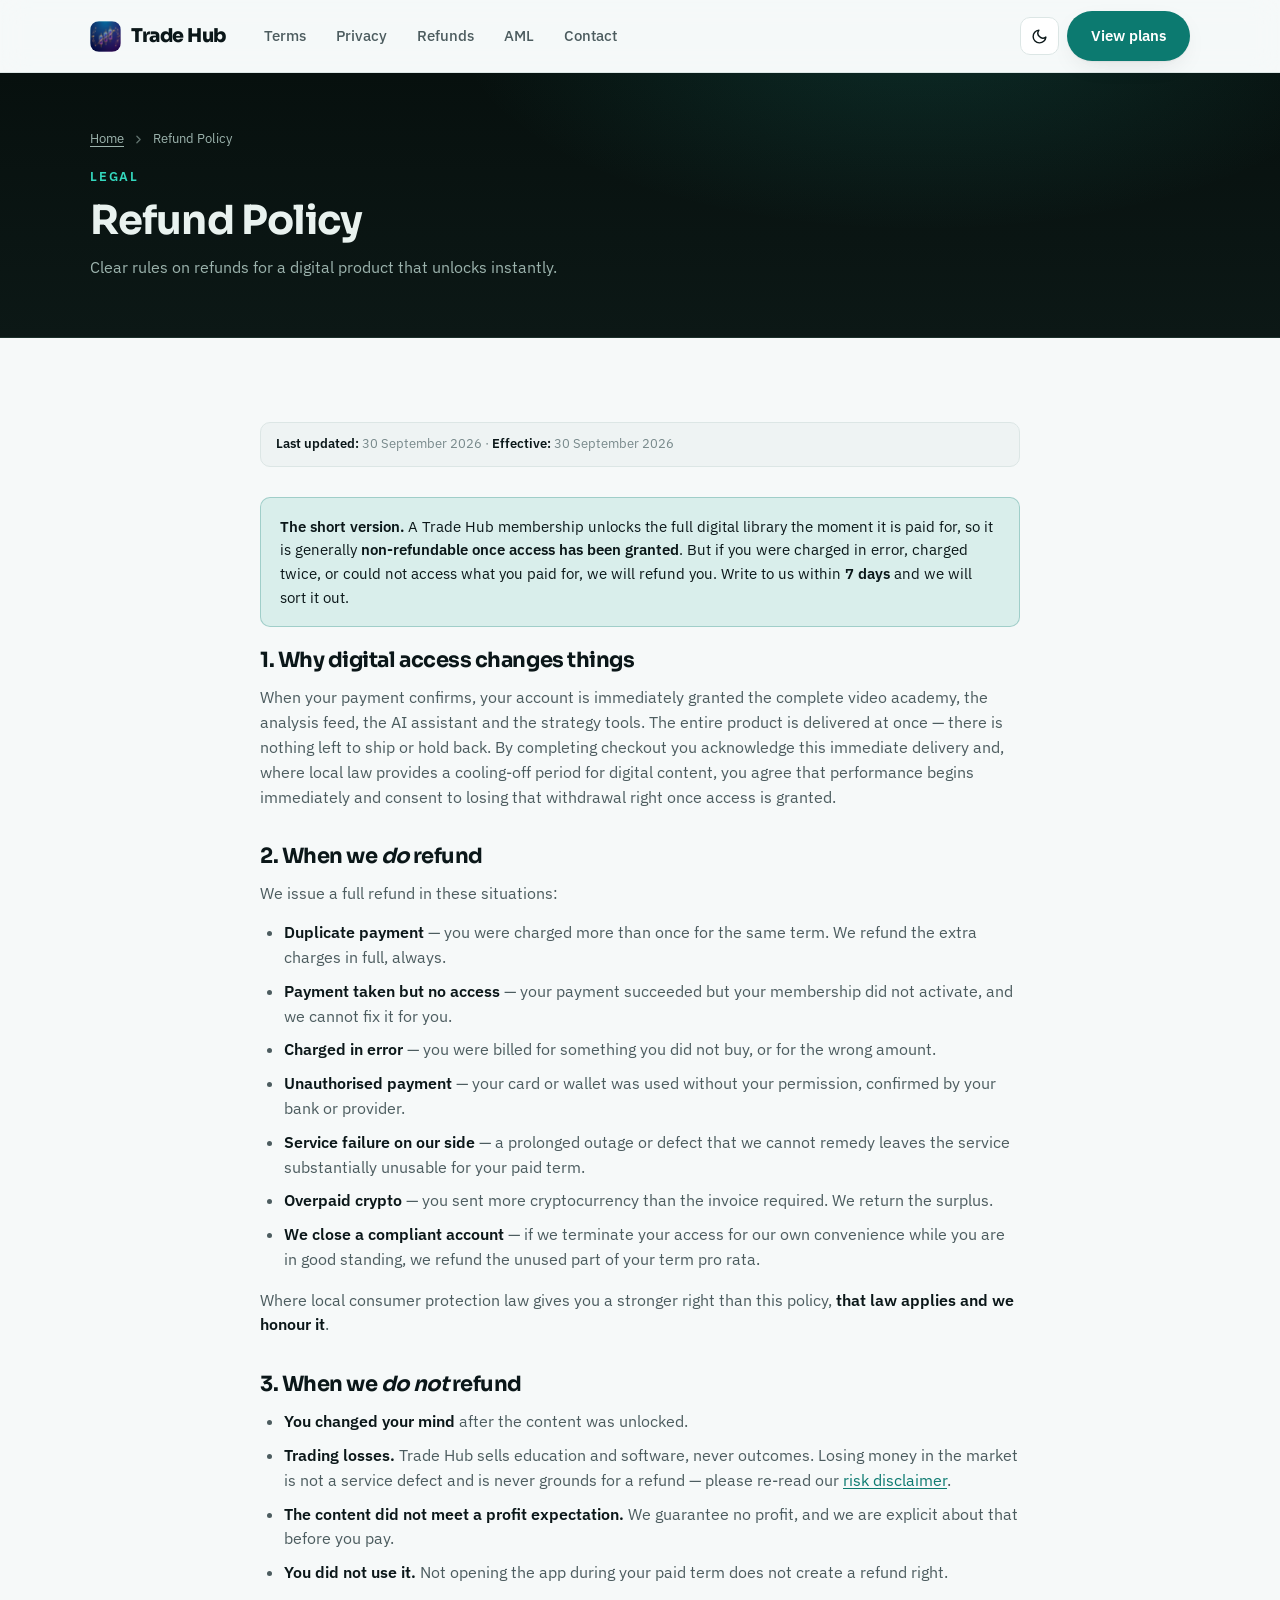
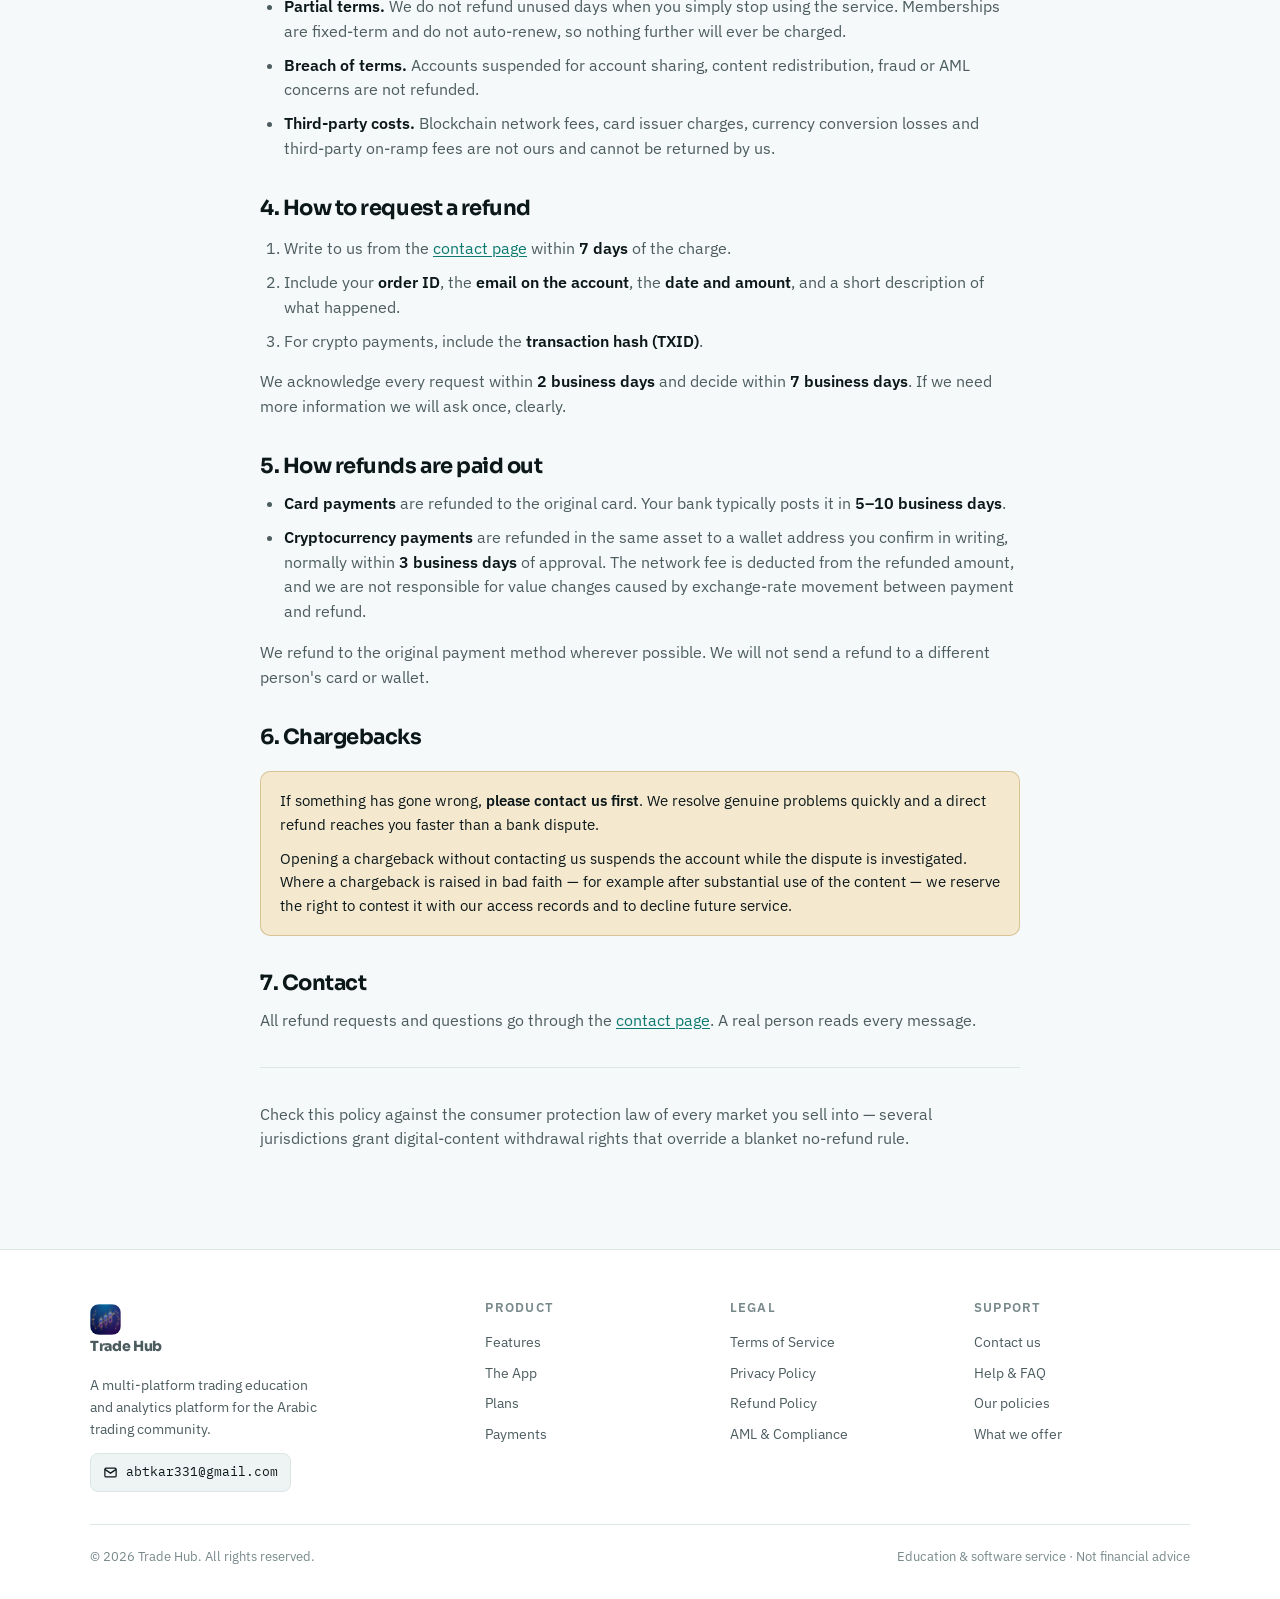
<file: refund.html>
<!doctype html>
<html lang="en" dir="ltr" data-lang-lock="en">
<head>
<meta charset="utf-8">
<meta name="viewport" content="width=device-width, initial-scale=1, viewport-fit=cover">
<meta name="theme-color" content="#f6f9f9">
<meta name="robots" content="index, follow">
<title>Refund Policy — Trade Hub</title>
<meta name="description" content="When Trade Hub refunds a membership, when it does not, and exactly how to request one.">
<link rel="icon" href="assets/img/favicon-32.png?v=1.9.0" sizes="32x32" type="image/png">
<link rel="icon" href="assets/img/favicon-64.png?v=1.9.0" sizes="64x64" type="image/png">
<link rel="preconnect" href="https://fonts.googleapis.com">
<link rel="preconnect" href="https://fonts.gstatic.com" crossorigin>
<link rel="stylesheet" href="https://fonts.googleapis.com/css2?family=Sora:wght@500;600;700;800&family=IBM+Plex+Sans:wght@400;500;600;700&family=IBM+Plex+Sans+Arabic:wght@400;500;600;700&family=IBM+Plex+Mono:wght@500;600&display=swap">
<link rel="stylesheet" href="assets/css/app.css?v=1.9.0">
<link rel="stylesheet" href="assets/css/pages.css?v=1.9.0">
<script>
  (function(){try{
    var t=localStorage.getItem('th-theme');
    if(t)document.documentElement.setAttribute('data-theme',t);
    var d=t==='dark'||(!t&&window.matchMedia&&window.matchMedia('(prefers-color-scheme:dark)').matches);
    var m=document.querySelector('meta[name="theme-color"]');
    if(m&&d)m.setAttribute('content','#060d0c');
  }catch(e){}})();
</script>
</head>
<body>

<a class="skip" href="#main">Skip to content</a>

<header class="nav">
  <div class="nav-in">
    <a class="brand" href="index.html" aria-label="Trade Hub home">
      <img class="glyph" src="assets/img/logo-64.png?v=1.9.0" alt="" width="31" height="31" decoding="async">
      Trade&nbsp;Hub
    </a>
    <nav class="nav-links" aria-label="Primary">
      <a href="terms.html">Terms</a>
      <a href="privacy.html">Privacy</a>
      <a href="refund.html">Refunds</a>
      <a href="aml-kyc.html">AML</a>
      <a href="contact.html">Contact</a>
    </nav>
    <div class="nav-right">
      <button class="icon-btn" id="langBtn" type="button" aria-label="التبديل إلى العربية">العربية</button>
      <button class="icon-btn" id="themeBtn" type="button" aria-label="Switch theme">
        <svg id="themeIcon" viewBox="0 0 24 24" width="17" height="17" fill="none" stroke="currentColor" stroke-width="2" stroke-linecap="round" stroke-linejoin="round" aria-hidden="true"><circle cx="12" cy="12" r="4"/><path d="M12 2v2M12 20v2M4.9 4.9l1.4 1.4M17.7 17.7l1.4 1.4M2 12h2M20 12h2M4.9 19.1l1.4-1.4M17.7 6.3l1.4-1.4"/></svg>
      </button>
      <a class="btn btn-primary" href="index.html#pricing">View plans</a>
    </div>
  </div>
</header>

<div class="page-head">
  <div class="wrap">
    <nav class="crumbs" aria-label="Breadcrumb">
      <a href="index.html">Home</a>
      <svg viewBox="0 0 24 24" fill="none" stroke="currentColor" stroke-width="2.4" stroke-linecap="round" stroke-linejoin="round" aria-hidden="true"><path d="M9 6l6 6-6 6"/></svg>
      <span>Refund Policy</span>
    </nav>
    <div class="eyebrow" style="margin-top:16px">Legal</div>
    <h1>Refund Policy</h1>
    <p>Clear rules on refunds for a digital product that unlocks instantly.</p>
  </div>
</div>

<main id="main">
  <section>
    <div class="wrap">
<div class="legal"><div class="updated"><strong>Last updated:</strong> 30 September 2026 · <strong>Effective:</strong> 30 September 2026</div>

<div class="callout">
  <p><strong>The short version.</strong> A Trade Hub membership unlocks the full digital library the moment it is paid for, so it is generally <strong>non-refundable once access has been granted</strong>. But if you were charged in error, charged twice, or could not access what you paid for, we will refund you. Write to us within <strong>7 days</strong> and we will sort it out.</p>
</div>

<h2 id="r1">1. Why digital access changes things</h2>
<p>When your payment confirms, your account is immediately granted the complete video academy, the analysis feed, the AI assistant and the strategy tools. The entire product is delivered at once — there is nothing left to ship or hold back. By completing checkout you acknowledge this immediate delivery and, where local law provides a cooling-off period for digital content, you agree that performance begins immediately and consent to losing that withdrawal right once access is granted.</p>

<h2 id="r2">2. When we <em>do</em> refund</h2>
<p>We issue a full refund in these situations:</p>
<ul>
  <li><strong>Duplicate payment</strong> — you were charged more than once for the same term. We refund the extra charges in full, always.</li>
  <li><strong>Payment taken but no access</strong> — your payment succeeded but your membership did not activate, and we cannot fix it for you.</li>
  <li><strong>Charged in error</strong> — you were billed for something you did not buy, or for the wrong amount.</li>
  <li><strong>Unauthorised payment</strong> — your card or wallet was used without your permission, confirmed by your bank or provider.</li>
  <li><strong>Service failure on our side</strong> — a prolonged outage or defect that we cannot remedy leaves the service substantially unusable for your paid term.</li>
  <li><strong>Overpaid crypto</strong> — you sent more cryptocurrency than the invoice required. We return the surplus.</li>
  <li><strong>We close a compliant account</strong> — if we terminate your access for our own convenience while you are in good standing, we refund the unused part of your term pro rata.</li>
</ul>
<p>Where local consumer protection law gives you a stronger right than this policy, <strong>that law applies and we honour it</strong>.</p>

<h2 id="r3">3. When we <em>do not</em> refund</h2>
<ul>
  <li><strong>You changed your mind</strong> after the content was unlocked.</li>
  <li><strong>Trading losses.</strong> Trade Hub sells education and software, never outcomes. Losing money in the market is not a service defect and is never grounds for a refund — please re-read our <a href="terms.html#t6">risk disclaimer</a>.</li>
  <li><strong>The content did not meet a profit expectation.</strong> We guarantee no profit, and we are explicit about that before you pay.</li>
  <li><strong>You did not use it.</strong> Not opening the app during your paid term does not create a refund right.</li>
  <li><strong>Partial terms.</strong> We do not refund unused days when you simply stop using the service. Memberships are fixed-term and do not auto-renew, so nothing further will ever be charged.</li>
  <li><strong>Breach of terms.</strong> Accounts suspended for account sharing, content redistribution, fraud or AML concerns are not refunded.</li>
  <li><strong>Third-party costs.</strong> Blockchain network fees, card issuer charges, currency conversion losses and third-party on-ramp fees are not ours and cannot be returned by us.</li>
</ul>

<h2 id="r4">4. How to request a refund</h2>
<ol>
  <li>Write to us from the <a href="contact.html">contact page</a> within <strong>7 days</strong> of the charge.</li>
  <li>Include your <strong>order ID</strong>, the <strong>email on the account</strong>, the <strong>date and amount</strong>, and a short description of what happened.</li>
  <li>For crypto payments, include the <strong>transaction hash (TXID)</strong>.</li>
</ol>
<p>We acknowledge every request within <strong>2 business days</strong> and decide within <strong>7 business days</strong>. If we need more information we will ask once, clearly.</p>

<h2 id="r5">5. How refunds are paid out</h2>
<ul>
  <li><strong>Card payments</strong> are refunded to the original card. Your bank typically posts it in <strong>5–10 business days</strong>.</li>
  <li><strong>Cryptocurrency payments</strong> are refunded in the same asset to a wallet address you confirm in writing, normally within <strong>3 business days</strong> of approval. The network fee is deducted from the refunded amount, and we are not responsible for value changes caused by exchange-rate movement between payment and refund.</li>
</ul>
<p>We refund to the original payment method wherever possible. We will not send a refund to a different person's card or wallet.</p>

<h2 id="r6">6. Chargebacks</h2>
<div class="callout warn">
  <p>If something has gone wrong, <strong>please contact us first</strong>. We resolve genuine problems quickly and a direct refund reaches you faster than a bank dispute.</p>
  <p>Opening a chargeback without contacting us suspends the account while the dispute is investigated. Where a chargeback is raised in bad faith — for example after substantial use of the content — we reserve the right to contest it with our access records and to decline future service.</p>
</div>

<h2 id="r7">7. Contact</h2>
<p>All refund requests and questions go through the <a href="contact.html">contact page</a>. A real person reads every message.</p>
<hr>
<p class="editnote">Check this policy against the consumer protection law of every market you sell into — several jurisdictions grant digital-content withdrawal rights that override a blanket no-refund rule.</p></div>
    </div>
  </section>
</main>

<footer>
  <div class="wrap">
    <div class="foot-grid">
      <div class="foot-about">
        <a class="brand" href="index.html">
          <img class="glyph" src="assets/img/logo-64.png?v=1.9.0" alt="" width="31" height="31" decoding="async">
          Trade&nbsp;Hub
        </a>
        <p>A multi-platform trading education and analytics platform for the Arabic trading community.</p>
        <div class="copymail" id="copyMail" role="button" tabindex="0" title="Copy email">
          <svg viewBox="0 0 24 24" width="15" height="15" fill="none" stroke="currentColor" stroke-width="2" aria-hidden="true"><rect x="3" y="5" width="18" height="14" rx="2"/><path d="M3 7l9 6 9-6"/></svg>
          <span id="mailText">abtkar331@gmail.com</span>
        </div>
      </div>
      <div>
        <h4>Product</h4>
        <a href="index.html#features">Features</a>
        <a href="index.html#app">The App</a>
        <a href="index.html#pricing">Plans</a>
        <a href="index.html#payments">Payments</a>
      </div>
      <div>
        <h4>Legal</h4>
        <a href="terms.html">Terms of Service</a>
        <a href="privacy.html">Privacy Policy</a>
        <a href="refund.html">Refund Policy</a>
        <a href="aml-kyc.html">AML &amp; Compliance</a>
      </div>
      <div>
        <h4>Support</h4>
        <a href="contact.html">Contact us</a>
        <a href="index.html#faq">Help &amp; FAQ</a>
        <a href="index.html#policies">Our policies</a>
        <a href="index.html#about">What we offer</a>
      </div>
    </div>
    <div class="foot-bottom">
      <span>© <span id="yr">2026</span> Trade Hub. All rights reserved.</span>
      <span>Education &amp; software service · Not financial advice</span>
    </div>
  </div>
</footer>

<script src="assets/js/i18n.js?v=1.9.0"></script>
<script src="assets/js/app.js?v=1.9.0"></script>
</body>
</html>
</file>
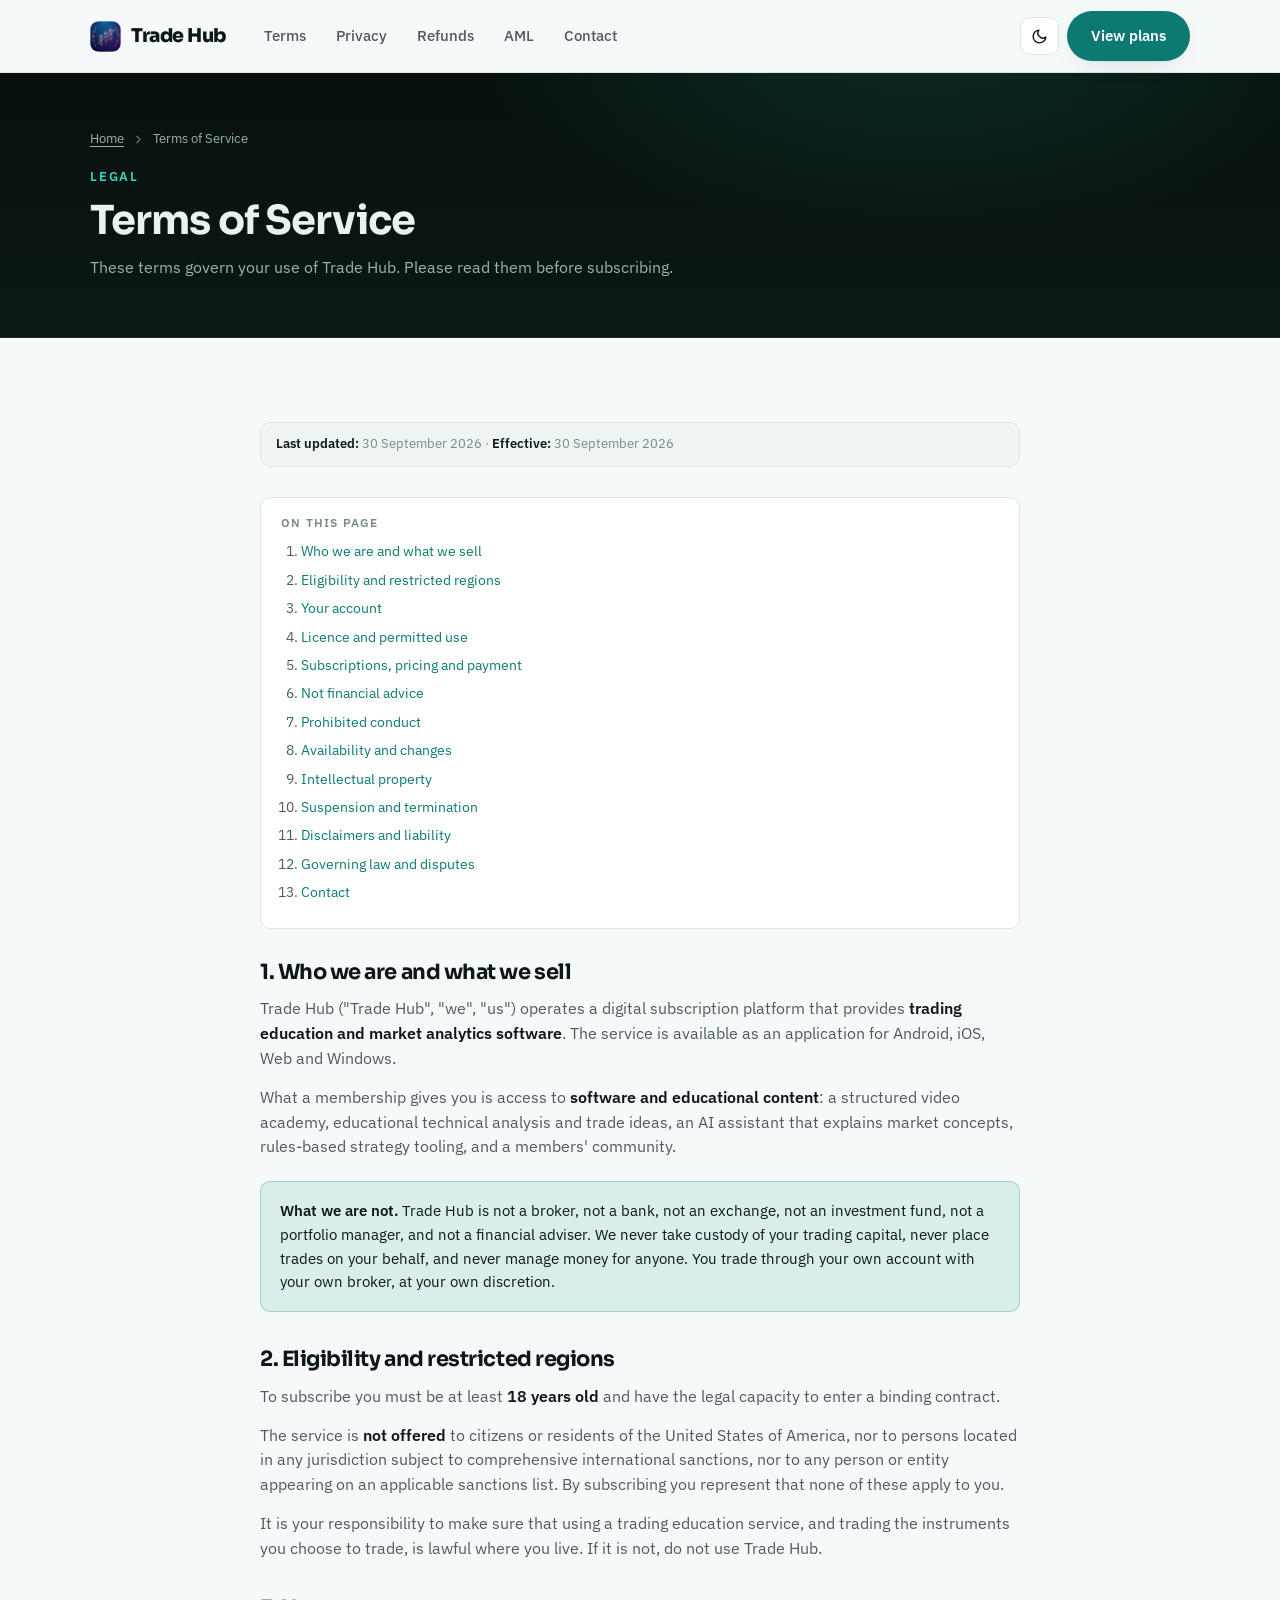
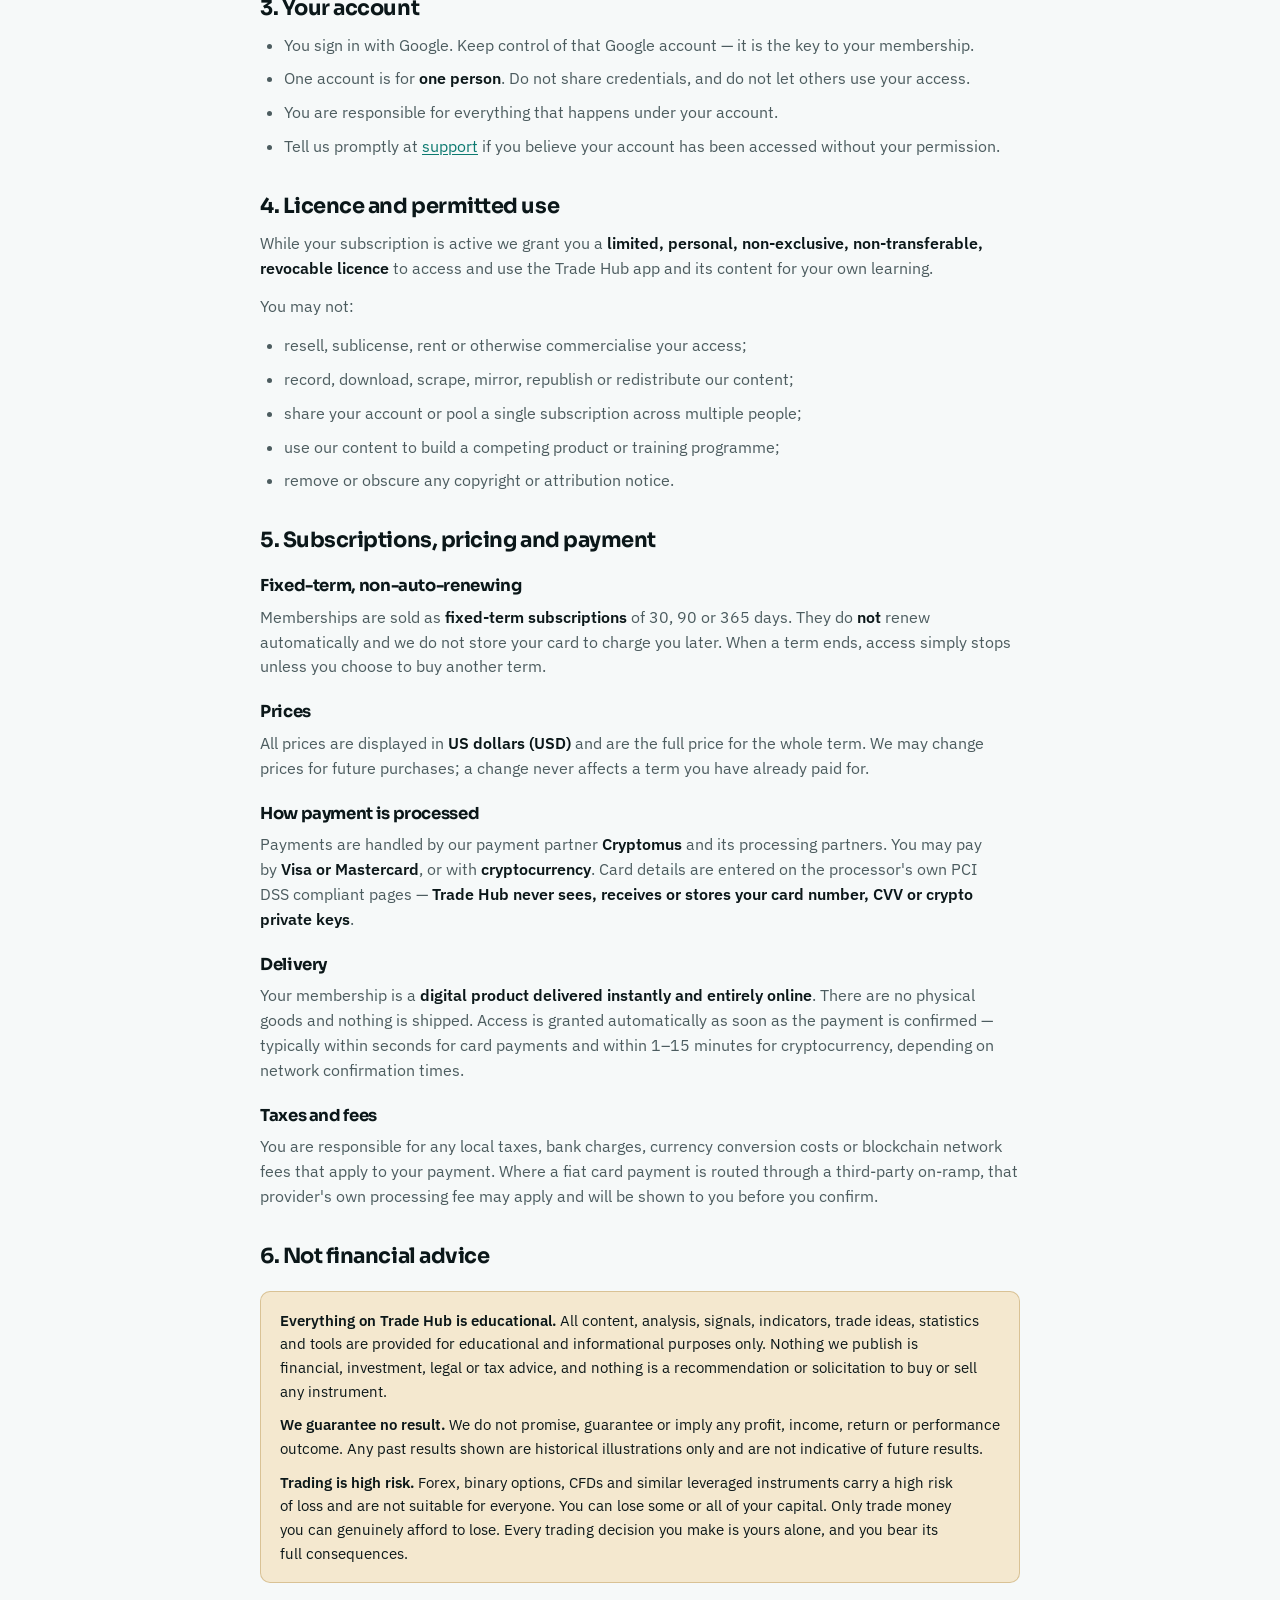
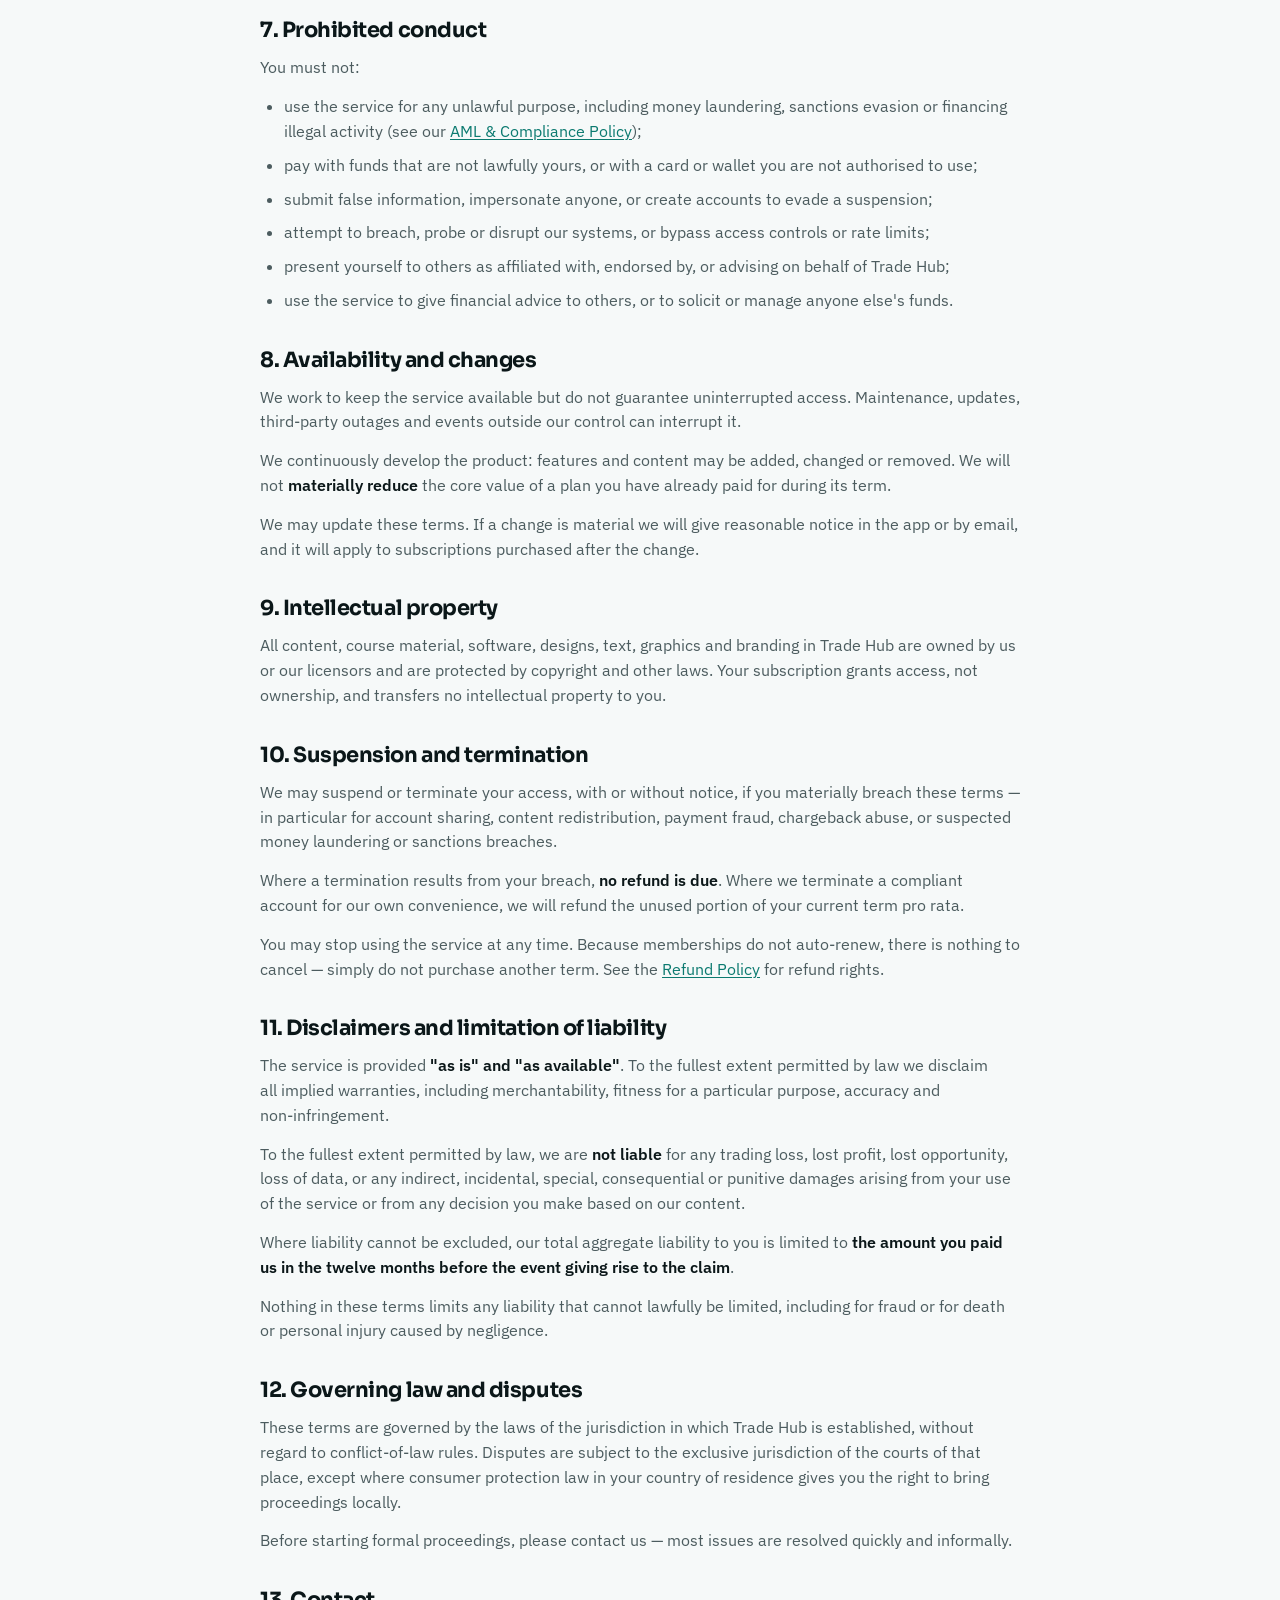
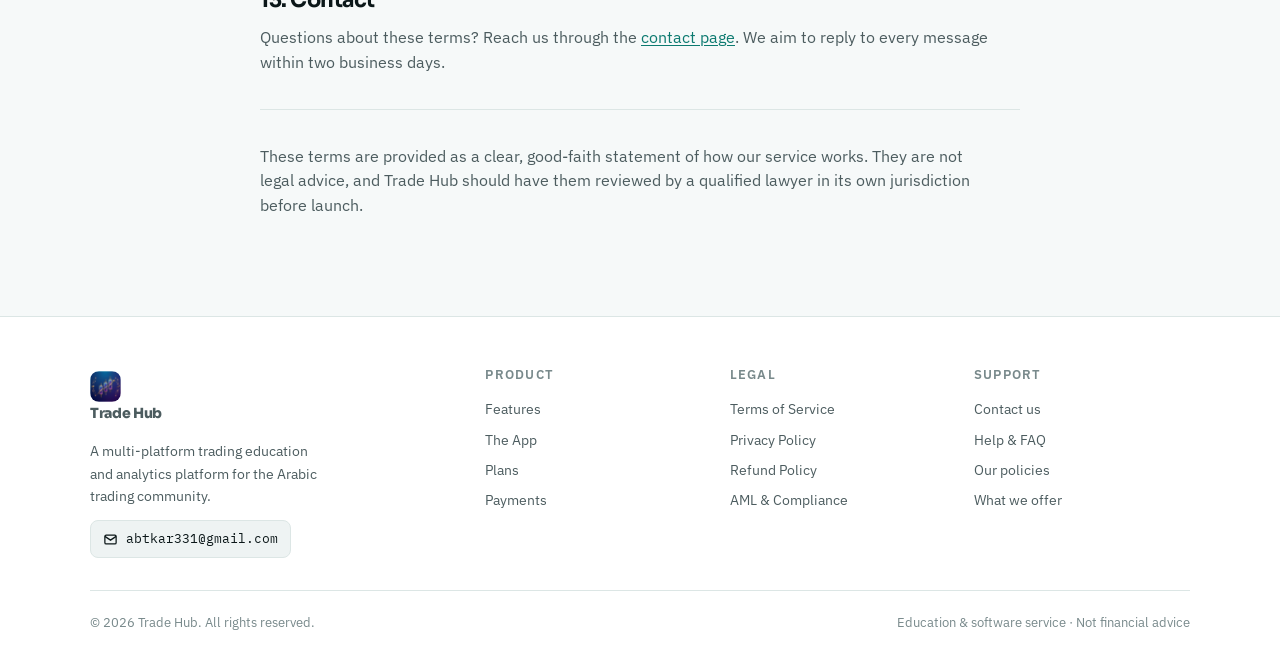
<file: terms.html>
<!doctype html>
<html lang="en" dir="ltr" data-lang-lock="en">
<head>
<meta charset="utf-8">
<meta name="viewport" content="width=device-width, initial-scale=1, viewport-fit=cover">
<meta name="theme-color" content="#f6f9f9">
<meta name="robots" content="index, follow">
<title>Terms of Service — Trade Hub</title>
<meta name="description" content="The terms governing your use of the Trade Hub trading education and analytics platform.">
<link rel="icon" href="assets/img/favicon-32.png?v=1.9.0" sizes="32x32" type="image/png">
<link rel="icon" href="assets/img/favicon-64.png?v=1.9.0" sizes="64x64" type="image/png">
<link rel="preconnect" href="https://fonts.googleapis.com">
<link rel="preconnect" href="https://fonts.gstatic.com" crossorigin>
<link rel="stylesheet" href="https://fonts.googleapis.com/css2?family=Sora:wght@500;600;700;800&family=IBM+Plex+Sans:wght@400;500;600;700&family=IBM+Plex+Sans+Arabic:wght@400;500;600;700&family=IBM+Plex+Mono:wght@500;600&display=swap">
<link rel="stylesheet" href="assets/css/app.css?v=1.9.0">
<link rel="stylesheet" href="assets/css/pages.css?v=1.9.0">
<script>
  (function(){try{
    var t=localStorage.getItem('th-theme');
    if(t)document.documentElement.setAttribute('data-theme',t);
    var d=t==='dark'||(!t&&window.matchMedia&&window.matchMedia('(prefers-color-scheme:dark)').matches);
    var m=document.querySelector('meta[name="theme-color"]');
    if(m&&d)m.setAttribute('content','#060d0c');
  }catch(e){}})();
</script>
</head>
<body>

<a class="skip" href="#main">Skip to content</a>

<header class="nav">
  <div class="nav-in">
    <a class="brand" href="index.html" aria-label="Trade Hub home">
      <img class="glyph" src="assets/img/logo-64.png?v=1.9.0" alt="" width="31" height="31" decoding="async">
      Trade&nbsp;Hub
    </a>
    <nav class="nav-links" aria-label="Primary">
      <a href="terms.html">Terms</a>
      <a href="privacy.html">Privacy</a>
      <a href="refund.html">Refunds</a>
      <a href="aml-kyc.html">AML</a>
      <a href="contact.html">Contact</a>
    </nav>
    <div class="nav-right">
      <button class="icon-btn" id="langBtn" type="button" aria-label="التبديل إلى العربية">العربية</button>
      <button class="icon-btn" id="themeBtn" type="button" aria-label="Switch theme">
        <svg id="themeIcon" viewBox="0 0 24 24" width="17" height="17" fill="none" stroke="currentColor" stroke-width="2" stroke-linecap="round" stroke-linejoin="round" aria-hidden="true"><circle cx="12" cy="12" r="4"/><path d="M12 2v2M12 20v2M4.9 4.9l1.4 1.4M17.7 17.7l1.4 1.4M2 12h2M20 12h2M4.9 19.1l1.4-1.4M17.7 6.3l1.4-1.4"/></svg>
      </button>
      <a class="btn btn-primary" href="index.html#pricing">View plans</a>
    </div>
  </div>
</header>

<div class="page-head">
  <div class="wrap">
    <nav class="crumbs" aria-label="Breadcrumb">
      <a href="index.html">Home</a>
      <svg viewBox="0 0 24 24" fill="none" stroke="currentColor" stroke-width="2.4" stroke-linecap="round" stroke-linejoin="round" aria-hidden="true"><path d="M9 6l6 6-6 6"/></svg>
      <span>Terms of Service</span>
    </nav>
    <div class="eyebrow" style="margin-top:16px">Legal</div>
    <h1>Terms of Service</h1>
    <p>These terms govern your use of Trade Hub. Please read them before subscribing.</p>
  </div>
</div>

<main id="main">
  <section>
    <div class="wrap">
<div class="legal"><div class="updated"><strong>Last updated:</strong> 30 September 2026 · <strong>Effective:</strong> 30 September 2026</div>

<div class="toc">
  <h4>On this page</h4>
  <ol>
    <li><a href="#t1">Who we are and what we sell</a></li>
    <li><a href="#t2">Eligibility and restricted regions</a></li>
    <li><a href="#t3">Your account</a></li>
    <li><a href="#t4">Licence and permitted use</a></li>
    <li><a href="#t5">Subscriptions, pricing and payment</a></li>
    <li><a href="#t6">Not financial advice</a></li>
    <li><a href="#t7">Prohibited conduct</a></li>
    <li><a href="#t8">Availability and changes</a></li>
    <li><a href="#t9">Intellectual property</a></li>
    <li><a href="#t10">Suspension and termination</a></li>
    <li><a href="#t11">Disclaimers and liability</a></li>
    <li><a href="#t12">Governing law and disputes</a></li>
    <li><a href="#t13">Contact</a></li>
  </ol>
</div>

<h2 id="t1">1. Who we are and what we sell</h2>
<p>Trade Hub ("Trade Hub", "we", "us") operates a digital subscription platform that provides <strong>trading education and market analytics software</strong>. The service is available as an application for Android, iOS, Web and Windows.</p>
<p>What a membership gives you is access to <strong>software and educational content</strong>: a structured video academy, educational technical analysis and trade ideas, an AI assistant that explains market concepts, rules-based strategy tooling, and a members' community.</p>
<div class="callout">
  <p><strong>What we are not.</strong> Trade Hub is not a broker, not a bank, not an exchange, not an investment fund, not a portfolio manager, and not a financial adviser. We never take custody of your trading capital, never place trades on your behalf, and never manage money for anyone. You trade through your own account with your own broker, at your own discretion.</p>
</div>

<h2 id="t2">2. Eligibility and restricted regions</h2>
<p>To subscribe you must be at least <strong>18 years old</strong> and have the legal capacity to enter a binding contract.</p>
<p>The service is <strong>not offered</strong> to citizens or residents of the United States of America, nor to persons located in any jurisdiction subject to comprehensive international sanctions, nor to any person or entity appearing on an applicable sanctions list. By subscribing you represent that none of these apply to you.</p>
<p>It is your responsibility to make sure that using a trading education service, and trading the instruments you choose to trade, is lawful where you live. If it is not, do not use Trade Hub.</p>

<h2 id="t3">3. Your account</h2>
<ul>
  <li>You sign in with Google. Keep control of that Google account — it is the key to your membership.</li>
  <li>One account is for <strong>one person</strong>. Do not share credentials, and do not let others use your access.</li>
  <li>You are responsible for everything that happens under your account.</li>
  <li>Tell us promptly at <a href="contact.html">support</a> if you believe your account has been accessed without your permission.</li>
</ul>

<h2 id="t4">4. Licence and permitted use</h2>
<p>While your subscription is active we grant you a <strong>limited, personal, non-exclusive, non-transferable, revocable licence</strong> to access and use the Trade Hub app and its content for your own learning.</p>
<p>You may not:</p>
<ul>
  <li>resell, sublicense, rent or otherwise commercialise your access;</li>
  <li>record, download, scrape, mirror, republish or redistribute our content;</li>
  <li>share your account or pool a single subscription across multiple people;</li>
  <li>use our content to build a competing product or training programme;</li>
  <li>remove or obscure any copyright or attribution notice.</li>
</ul>

<h2 id="t5">5. Subscriptions, pricing and payment</h2>
<h3>Fixed-term, non-auto-renewing</h3>
<p>Memberships are sold as <strong>fixed-term subscriptions</strong> of 30, 90 or 365 days. They do <strong>not</strong> renew automatically and we do not store your card to charge you later. When a term ends, access simply stops unless you choose to buy another term.</p>
<h3>Prices</h3>
<p>All prices are displayed in <strong>US dollars (USD)</strong> and are the full price for the whole term. We may change prices for future purchases; a change never affects a term you have already paid for.</p>
<h3>How payment is processed</h3>
<p>Payments are handled by our payment partner <strong>Cryptomus</strong> and its processing partners. You may pay by <strong>Visa or Mastercard</strong>, or with <strong>cryptocurrency</strong>. Card details are entered on the processor's own PCI DSS compliant pages — <strong>Trade Hub never sees, receives or stores your card number, CVV or crypto private keys</strong>.</p>
<h3>Delivery</h3>
<p>Your membership is a <strong>digital product delivered instantly and entirely online</strong>. There are no physical goods and nothing is shipped. Access is granted automatically as soon as the payment is confirmed — typically within seconds for card payments and within 1–15 minutes for cryptocurrency, depending on network confirmation times.</p>
<h3>Taxes and fees</h3>
<p>You are responsible for any local taxes, bank charges, currency conversion costs or blockchain network fees that apply to your payment. Where a fiat card payment is routed through a third-party on-ramp, that provider's own processing fee may apply and will be shown to you before you confirm.</p>

<h2 id="t6">6. Not financial advice</h2>
<div class="callout warn">
  <p><strong>Everything on Trade Hub is educational.</strong> All content, analysis, signals, indicators, trade ideas, statistics and tools are provided for educational and informational purposes only. Nothing we publish is financial, investment, legal or tax advice, and nothing is a recommendation or solicitation to buy or sell any instrument.</p>
  <p><strong>We guarantee no result.</strong> We do not promise, guarantee or imply any profit, income, return or performance outcome. Any past results shown are historical illustrations only and are not indicative of future results.</p>
  <p><strong>Trading is high risk.</strong> Forex, binary options, CFDs and similar leveraged instruments carry a high risk of loss and are not suitable for everyone. You can lose some or all of your capital. Only trade money you can genuinely afford to lose. Every trading decision you make is yours alone, and you bear its full consequences.</p>
</div>

<h2 id="t7">7. Prohibited conduct</h2>
<p>You must not:</p>
<ul>
  <li>use the service for any unlawful purpose, including money laundering, sanctions evasion or financing illegal activity (see our <a href="aml-kyc.html">AML &amp; Compliance Policy</a>);</li>
  <li>pay with funds that are not lawfully yours, or with a card or wallet you are not authorised to use;</li>
  <li>submit false information, impersonate anyone, or create accounts to evade a suspension;</li>
  <li>attempt to breach, probe or disrupt our systems, or bypass access controls or rate limits;</li>
  <li>present yourself to others as affiliated with, endorsed by, or advising on behalf of Trade Hub;</li>
  <li>use the service to give financial advice to others, or to solicit or manage anyone else's funds.</li>
</ul>

<h2 id="t8">8. Availability and changes</h2>
<p>We work to keep the service available but do not guarantee uninterrupted access. Maintenance, updates, third-party outages and events outside our control can interrupt it.</p>
<p>We continuously develop the product: features and content may be added, changed or removed. We will not <strong>materially reduce</strong> the core value of a plan you have already paid for during its term.</p>
<p>We may update these terms. If a change is material we will give reasonable notice in the app or by email, and it will apply to subscriptions purchased after the change.</p>

<h2 id="t9">9. Intellectual property</h2>
<p>All content, course material, software, designs, text, graphics and branding in Trade Hub are owned by us or our licensors and are protected by copyright and other laws. Your subscription grants access, not ownership, and transfers no intellectual property to you.</p>

<h2 id="t10">10. Suspension and termination</h2>
<p>We may suspend or terminate your access, with or without notice, if you materially breach these terms — in particular for account sharing, content redistribution, payment fraud, chargeback abuse, or suspected money laundering or sanctions breaches.</p>
<p>Where a termination results from your breach, <strong>no refund is due</strong>. Where we terminate a compliant account for our own convenience, we will refund the unused portion of your current term pro rata.</p>
<p>You may stop using the service at any time. Because memberships do not auto-renew, there is nothing to cancel — simply do not purchase another term. See the <a href="refund.html">Refund Policy</a> for refund rights.</p>

<h2 id="t11">11. Disclaimers and limitation of liability</h2>
<p>The service is provided <strong>"as is" and "as available"</strong>. To the fullest extent permitted by law we disclaim all implied warranties, including merchantability, fitness for a particular purpose, accuracy and non-infringement.</p>
<p>To the fullest extent permitted by law, we are <strong>not liable</strong> for any trading loss, lost profit, lost opportunity, loss of data, or any indirect, incidental, special, consequential or punitive damages arising from your use of the service or from any decision you make based on our content.</p>
<p>Where liability cannot be excluded, our total aggregate liability to you is limited to <strong>the amount you paid us in the twelve months before the event giving rise to the claim</strong>.</p>
<p>Nothing in these terms limits any liability that cannot lawfully be limited, including for fraud or for death or personal injury caused by negligence.</p>

<h2 id="t12">12. Governing law and disputes</h2>
<p>These terms are governed by the laws of the jurisdiction in which Trade Hub is established, without regard to conflict-of-law rules. Disputes are subject to the exclusive jurisdiction of the courts of that place, except where consumer protection law in your country of residence gives you the right to bring proceedings locally.</p>
<p>Before starting formal proceedings, please contact us — most issues are resolved quickly and informally.</p>

<h2 id="t13">13. Contact</h2>
<p>Questions about these terms? Reach us through the <a href="contact.html">contact page</a>. We aim to reply to every message within two business days.</p>
<hr>
<p class="editnote">These terms are provided as a clear, good-faith statement of how our service works. They are not legal advice, and Trade Hub should have them reviewed by a qualified lawyer in its own jurisdiction before launch.</p></div>
    </div>
  </section>
</main>

<footer>
  <div class="wrap">
    <div class="foot-grid">
      <div class="foot-about">
        <a class="brand" href="index.html">
          <img class="glyph" src="assets/img/logo-64.png?v=1.9.0" alt="" width="31" height="31" decoding="async">
          Trade&nbsp;Hub
        </a>
        <p>A multi-platform trading education and analytics platform for the Arabic trading community.</p>
        <div class="copymail" id="copyMail" role="button" tabindex="0" title="Copy email">
          <svg viewBox="0 0 24 24" width="15" height="15" fill="none" stroke="currentColor" stroke-width="2" aria-hidden="true"><rect x="3" y="5" width="18" height="14" rx="2"/><path d="M3 7l9 6 9-6"/></svg>
          <span id="mailText">abtkar331@gmail.com</span>
        </div>
      </div>
      <div>
        <h4>Product</h4>
        <a href="index.html#features">Features</a>
        <a href="index.html#app">The App</a>
        <a href="index.html#pricing">Plans</a>
        <a href="index.html#payments">Payments</a>
      </div>
      <div>
        <h4>Legal</h4>
        <a href="terms.html">Terms of Service</a>
        <a href="privacy.html">Privacy Policy</a>
        <a href="refund.html">Refund Policy</a>
        <a href="aml-kyc.html">AML &amp; Compliance</a>
      </div>
      <div>
        <h4>Support</h4>
        <a href="contact.html">Contact us</a>
        <a href="index.html#faq">Help &amp; FAQ</a>
        <a href="index.html#policies">Our policies</a>
        <a href="index.html#about">What we offer</a>
      </div>
    </div>
    <div class="foot-bottom">
      <span>© <span id="yr">2026</span> Trade Hub. All rights reserved.</span>
      <span>Education &amp; software service · Not financial advice</span>
    </div>
  </div>
</footer>

<script src="assets/js/i18n.js?v=1.9.0"></script>
<script src="assets/js/app.js?v=1.9.0"></script>
</body>
</html>
</file>
<file: assets/css/app.css>
/* ══════════════════════════════════════════════════════════════════
   Trade Hub · نظام التصميم
   التخطيط: شاشة تحميل → nav لاصق → hero داكن → أقسام → فوتر
   ثنائي اللغة EN/AR مع دعم RTL كامل عبر الخصائص المنطقية.
   ══════════════════════════════════════════════════════════════════ */

:root{
  --bg:#f6f9f9; --surface:#ffffff; --surface-2:#eef3f3; --surface-3:#e4ecec;
  --fg:#0b1719; --fg-muted:#4c5c5f; --fg-faint:#78898b;
  --border:#dce6e5; --border-strong:#c3d1d0;
  --accent:#0c7a70; --accent-strong:#095e57; --accent-soft:#d9eeeb;
  --gold:#a0711a; --gold-soft:#f4e8cf;
  --up:#0d9460; --down:#cf4239;

  /* نطاق "الطرفية" الداكن — ثابت في كل الثيمات */
  --ink:#07100e; --ink-2:#0c1816; --ink-3:#112220; --ink-line:#1c302b;
  --ink-fg:#e9f2ef; --ink-muted:#9cb3ad; --ink-accent:#34d8be; --ink-gold:#e5b661;

  --shadow-xs:0 1px 2px rgba(6,20,18,.05);
  --shadow:0 1px 2px rgba(6,20,18,.06),0 8px 28px -12px rgba(6,20,18,.18);
  --shadow-md:0 2px 4px rgba(6,20,18,.06),0 14px 40px -16px rgba(6,20,18,.24);
  --shadow-lg:0 24px 60px -24px rgba(6,20,18,.45);
  --ring:0 0 0 3px color-mix(in srgb,var(--accent) 34%,transparent);

  /* حبيبات دقيقة (feTurbulence) — تُستخدم فوق النطاقات الداكنة */
  --grain:url("data:image/svg+xml,%3Csvg xmlns='http://www.w3.org/2000/svg' width='180' height='180'%3E%3Cfilter id='g'%3E%3CfeTurbulence type='fractalNoise' baseFrequency='.75' numOctaves='4' stitchTiles='stitch'/%3E%3CfeColorMatrix type='saturate' values='0'/%3E%3C/filter%3E%3Crect width='180' height='180' filter='url(%23g)' opacity='.5'/%3E%3C/svg%3E");
  --radius:16px; --radius-sm:10px; --radius-lg:22px; --maxw:1140px;
  --ease:cubic-bezier(.22,.61,.36,1);

  --font-display:"Sora",system-ui,-apple-system,sans-serif;
  --font-body:"IBM Plex Sans",system-ui,-apple-system,sans-serif;
  --font-ar:"IBM Plex Sans Arabic","IBM Plex Sans",system-ui,sans-serif;
  --font-mono:"IBM Plex Mono",ui-monospace,SFMono-Regular,monospace;
}

/* الوضع الداكن — تلقائي + يدوي */
@media (prefers-color-scheme:dark){:root:not([data-theme="light"]){
  --bg:#060d0c; --surface:#0c1716; --surface-2:#111f1e; --surface-3:#162826;
  --fg:#e9f2ef; --fg-muted:#9cb0ac; --fg-faint:#6e827d;
  --border:#1c2e2b; --border-strong:#283f3b;
  --accent:#2dd4bf; --accent-strong:#5ce0cf; --accent-soft:#112e2a;
  --gold:#e5b661; --gold-soft:#2a2212;
  --up:#3ad48a; --down:#f07067;
  --shadow-xs:0 1px 2px rgba(0,0,0,.35);
  --shadow:0 1px 2px rgba(0,0,0,.4),0 10px 30px -14px rgba(0,0,0,.7);
  --shadow-md:0 2px 6px rgba(0,0,0,.45),0 16px 44px -18px rgba(0,0,0,.75);
  --shadow-lg:0 30px 70px -28px rgba(0,0,0,.8);
  color-scheme:dark;
}}
:root[data-theme="dark"]{
  --bg:#060d0c; --surface:#0c1716; --surface-2:#111f1e; --surface-3:#162826;
  --fg:#e9f2ef; --fg-muted:#9cb0ac; --fg-faint:#6e827d;
  --border:#1c2e2b; --border-strong:#283f3b;
  --accent:#2dd4bf; --accent-strong:#5ce0cf; --accent-soft:#112e2a;
  --gold:#e5b661; --gold-soft:#2a2212;
  --up:#3ad48a; --down:#f07067;
  --shadow-xs:0 1px 2px rgba(0,0,0,.35);
  --shadow:0 1px 2px rgba(0,0,0,.4),0 10px 30px -14px rgba(0,0,0,.7);
  --shadow-md:0 2px 6px rgba(0,0,0,.45),0 16px 44px -18px rgba(0,0,0,.75);
  --shadow-lg:0 30px 70px -28px rgba(0,0,0,.8);
  color-scheme:dark;
}
:root[data-theme="light"]{color-scheme:light}

/* ── الأساسيات ───────────────────────────────────────────────── */
*,*::before,*::after{box-sizing:border-box}
html{-webkit-text-size-adjust:100%;scroll-behavior:smooth;scroll-padding-top:84px}
body{
  margin:0;background:var(--bg);color:var(--fg);
  font-family:var(--font-body);font-size:16px;line-height:1.6;
  -webkit-font-smoothing:antialiased;text-rendering:optimizeLegibility;
  overflow-x:hidden;
}
[dir="rtl"] body,body[data-lang="ar"]{font-family:var(--font-ar)}
h1,h2,h3,h4{
  font-family:var(--font-display);font-weight:700;line-height:1.14;
  text-wrap:balance;margin:0;letter-spacing:-.022em;
}
[dir="rtl"] h1,[dir="rtl"] h2,[dir="rtl"] h3,[dir="rtl"] h4{
  font-family:var(--font-ar);letter-spacing:0;line-height:1.3;
}
p{margin:0;text-wrap:pretty}
a{color:inherit;text-decoration:none}
img,svg{max-width:100%}
ul{margin:0;padding:0}
[hidden]{display:none!important}

/* حالة التركيز — واضحة لمستخدمي الكيبورد فقط */
:focus-visible{outline:2px solid var(--accent);outline-offset:3px;border-radius:4px}
:focus:not(:focus-visible){outline:none}

.mono{font-family:var(--font-mono);font-variant-numeric:tabular-nums}
.wrap{max-width:var(--maxw);margin-inline:auto;padding-inline:20px}
section{padding-block:clamp(56px,8vw,84px)}
.muted{color:var(--fg-muted)}
.center{text-align:center}

.eyebrow{
  font-family:var(--font-body);font-weight:600;font-size:12.5px;
  letter-spacing:.14em;text-transform:uppercase;color:var(--accent);
}
[dir="rtl"] .eyebrow{letter-spacing:.04em;font-family:var(--font-ar);text-transform:none}

.sec-head{
  max-width:660px;margin-inline:auto;text-align:center;
  display:flex;flex-direction:column;gap:14px;margin-bottom:clamp(34px,5vw,50px);
}
.sec-head h2{font-size:clamp(26px,4.4vw,39px)}
.sec-head p{color:var(--fg-muted);font-size:17px}

/* رابط تخطّي للقارئات الشاشية */
.skip{
  position:absolute;inset-inline-start:-9999px;top:8px;z-index:200;
  background:var(--accent);color:#fff;padding:10px 18px;border-radius:8px;font-weight:600;
}
.skip:focus{inset-inline-start:12px}

/* ══ شاشة التحميل ═════════════════════════════════════════════ */
#loader{
  position:fixed;inset:0;z-index:9999;
  background:
    radial-gradient(900px 480px at 50% 22%,rgba(45,212,191,.13),transparent 66%),
    linear-gradient(180deg,var(--ink),var(--ink-2));
  display:grid;place-items:center;
  transition:opacity .55s var(--ease),visibility .55s;
}
#loader[data-done="true"]{opacity:0;visibility:hidden;pointer-events:none}
.ld{display:flex;flex-direction:column;align-items:center;gap:26px;padding:24px;text-align:center}

/* الشعار: يرسم نفسه بخط متحرك */
.ld-mark{
  width:84px;height:84px;border-radius:22px;display:block;object-fit:contain;
  box-shadow:0 20px 48px -16px rgba(40,70,160,.65);
  animation:ld-in .7s var(--ease) both,ld-float 3s var(--ease) .7s infinite;
}
@keyframes ld-in{from{opacity:0;transform:scale(.88)}to{opacity:1;transform:scale(1)}}
@keyframes ld-float{0%,100%{transform:translateY(0)}50%{transform:translateY(-7px)}}

.ld-name{
  font-family:var(--font-display);font-weight:800;font-size:23px;
  color:var(--ink-fg);letter-spacing:-.02em;
}
[dir="rtl"] .ld-name{font-family:var(--font-ar)}
.ld-sub{font-size:13.5px;color:var(--ink-muted);max-width:30ch}

/* شريط التقدّم */
.ld-bar{
  width:210px;height:3px;border-radius:999px;
  background:rgba(255,255,255,.1);overflow:hidden;
}
.ld-fill{
  height:100%;width:0;border-radius:999px;
  background:linear-gradient(90deg,var(--ink-accent),var(--ink-gold));
  transition:width .3s var(--ease);
}
[dir="rtl"] .ld-bar{transform:scaleX(-1)}

/* شموع سعرية صغيرة تنبض — لمسة السوق */
.ld-ticks{display:flex;gap:5px;align-items:flex-end;height:26px}
.ld-ticks i{
  width:4px;border-radius:2px;background:var(--ink-accent);opacity:.75;
  animation:ld-tick 1.05s var(--ease) infinite;
}
.ld-ticks i:nth-child(1){height:10px;animation-delay:0s}
.ld-ticks i:nth-child(2){height:18px;animation-delay:.1s}
.ld-ticks i:nth-child(3){height:24px;animation-delay:.2s;background:var(--ink-gold)}
.ld-ticks i:nth-child(4){height:14px;animation-delay:.3s}
.ld-ticks i:nth-child(5){height:20px;animation-delay:.4s}
@keyframes ld-tick{0%,100%{transform:scaleY(.5);opacity:.4}50%{transform:scaleY(1);opacity:1}}

/* منع القفز قبل ما الصفحة تجهز */
html.is-loading,html.is-loading body{overflow:hidden}

/* ══ الأزرار ═══════════════════════════════════════════════════ */
.btn{
  display:inline-flex;align-items:center;justify-content:center;gap:8px;
  font-family:var(--font-body);font-weight:600;font-size:15px;
  padding:12px 23px;border-radius:999px;border:1px solid transparent;
  cursor:pointer;white-space:nowrap;text-align:center;
  transition:transform .18s var(--ease),box-shadow .18s var(--ease),background .18s,filter .18s;
}
[dir="rtl"] .btn{font-family:var(--font-ar)}
.btn:hover{transform:translateY(-1.5px)}
.btn:active{transform:translateY(.5px)}
.btn:disabled{opacity:.55;cursor:not-allowed;transform:none}
.btn-lg{font-size:16px;padding:14px 28px}

.btn-primary{background:var(--accent);color:#fff;box-shadow:var(--shadow)}
.btn-primary:hover{background:var(--accent-strong);box-shadow:var(--shadow-md)}
.btn-ghost{background:transparent;border-color:var(--border-strong);color:var(--fg)}
.btn-ghost:hover{background:var(--surface-2);border-color:var(--accent)}
.btn-onink{background:var(--ink-accent);color:#06211c;box-shadow:0 10px 30px -12px rgba(52,216,190,.5)}
.btn-onink:hover{filter:brightness(1.08)}
.btn-onink-ghost{background:rgba(255,255,255,.06);border-color:var(--ink-line);color:var(--ink-fg)}
.btn-onink-ghost:hover{background:rgba(255,255,255,.13);border-color:var(--ink-accent)}
.btn-block{width:100%}

/* ══ الـ nav ════════════════════════════════════════════════════ */
header.nav{
  position:sticky;top:0;z-index:60;
  background:rgba(246,249,249,.82);
  border-bottom:1px solid var(--border);
  transition:box-shadow .25s,background .25s;
}
@supports (backdrop-filter:blur(12px)){
  header.nav{backdrop-filter:blur(14px) saturate(1.5);background:rgba(246,249,249,.72)}
}
:root[data-theme="dark"] header.nav{background:rgba(6,13,12,.82)}
@media (prefers-color-scheme:dark){:root:not([data-theme="light"]) header.nav{background:rgba(6,13,12,.82)}}
header.nav[data-scrolled="true"]{box-shadow:var(--shadow)}

.nav-in{
  max-width:var(--maxw);margin-inline:auto;padding:11px 20px;
  display:flex;align-items:center;gap:16px;
}
.brand{
  display:flex;align-items:center;gap:10px;flex:none;
  font-family:var(--font-display);font-weight:800;font-size:19px;letter-spacing:-.025em;
}
[dir="rtl"] .brand{font-family:var(--font-ar);letter-spacing:0}
.brand .glyph{
  width:31px;height:31px;border-radius:9px;flex:none;
  object-fit:contain;display:block;
}

.nav-links{display:flex;gap:6px;margin-inline-start:10px;font-size:14.5px;font-weight:500}
.nav-links a{
  color:var(--fg-muted);padding:7px 12px;border-radius:8px;transition:color .15s,background .15s;
}
.nav-links a:hover{color:var(--fg);background:var(--surface-2)}
.nav-links a[aria-current="true"]{color:var(--accent);background:var(--accent-soft)}

.nav-right{margin-inline-start:auto;display:flex;align-items:center;gap:8px}
.icon-btn{
  height:38px;min-width:38px;padding:0 10px;border-radius:10px;
  border:1px solid var(--border);background:var(--surface);color:var(--fg);
  cursor:pointer;font-weight:600;font-size:13px;font-family:inherit;
  display:inline-grid;place-items:center;transition:background .15s,border-color .15s;
}
.icon-btn:hover{background:var(--surface-2);border-color:var(--border-strong)}
#langBtn{font-size:12.5px;letter-spacing:.01em}

/* زر القائمة للموبايل */
.burger{display:none}
@media(max-width:920px){
  .nav-links{display:none}
  .burger{display:inline-grid}
  .nav-right .btn{display:none}
}

/* درج الموبايل */
#mobileNav{
  position:fixed;inset:0;z-index:70;visibility:hidden;
}
#mobileNav[data-open="true"]{visibility:visible}
#mobileNav .scrim{
  position:absolute;inset:0;background:rgba(4,12,11,.5);opacity:0;
  transition:opacity .3s var(--ease);
}
#mobileNav[data-open="true"] .scrim{opacity:1}
@supports (backdrop-filter:blur(3px)){#mobileNav .scrim{backdrop-filter:blur(3px)}}
#mobileNav .sheet{
  position:absolute;inset-block:0;inset-inline-end:0;width:min(320px,86vw);
  background:var(--surface);border-inline-start:1px solid var(--border);
  box-shadow:var(--shadow-lg);padding:18px 20px 28px;
  display:flex;flex-direction:column;gap:6px;overflow-y:auto;
  transform:translateX(100%);transition:transform .34s var(--ease);
}
[dir="rtl"] #mobileNav .sheet{transform:translateX(-100%)}
#mobileNav[data-open="true"] .sheet{transform:translateX(0)}
#mobileNav .sheet-top{display:flex;align-items:center;justify-content:space-between;margin-bottom:14px}
#mobileNav .sheet a.mlink{
  padding:13px 12px;border-radius:10px;font-size:16px;font-weight:600;color:var(--fg);
  border:1px solid transparent;transition:background .15s;
}
#mobileNav .sheet a.mlink:hover{background:var(--surface-2)}
#mobileNav .sheet hr{border:0;border-top:1px solid var(--border);margin:12px 0}
#mobileNav .sheet .btn{margin-top:6px}

/* ══ الـ hero ═══════════════════════════════════════════════════ */
/* ── النطاق الداكن ───────────────────────────────────────────
   التوجّه: ضوء علوي *محايد* بدل التوهّج الملوّن، شبكة طرفية
   رفيعة ومنخفضة التباين، وطبقة حبيبات دقيقة تكسر مسطّح التدرّج.
   التدرّجات الملوّنة الكبيرة هي أكتر حاجة بتدّي إحساس القالب الجاهز. */
.hero{
  background:linear-gradient(180deg,#050c0b 0%,#07110f 46%,#091614 100%);
  color:var(--ink-fg);border-bottom:1px solid var(--ink-line);
  position:relative;overflow:hidden;padding:0;
}
/* خط الإبراز الرفيع على الحافة العليا */
.hero::before{
  content:"";position:absolute;inset-inline:0;top:0;height:1px;z-index:2;
  background:linear-gradient(90deg,transparent,rgba(52,216,190,.5) 22%,rgba(52,216,190,.5) 78%,transparent);
}
/* شبكة الطرفية + الضوء العلوي — طبقة واحدة تحت المحتوى.
   الشبكة مبرّرة بصريًا لمنتج تداول، مش زخرفة. */
.hero .grid-bg{
  position:absolute;inset:0;pointer-events:none;z-index:0;
  background-image:
    radial-gradient(1250px 470px at 50% -24%,rgba(255,255,255,.062),transparent 68%),
    linear-gradient(rgba(255,255,255,.026) 1px,transparent 1px),
    linear-gradient(90deg,rgba(255,255,255,.026) 1px,transparent 1px);
  background-size:100% 100%,76px 76px,76px 76px;
}
/* حبيبات دقيقة — بتكسر مسطّح التدرّج وبتدّي إحساس مادي */
.hero .grid-bg::after{
  content:"";position:absolute;inset:0;pointer-events:none;
  opacity:.34;mix-blend-mode:overlay;
  background-image:var(--grain);
  background-size:180px 180px;
}
.hero-in{
  max-width:var(--maxw);margin-inline:auto;padding:clamp(48px,7vw,72px) 20px clamp(56px,8vw,80px);
  display:grid;grid-template-columns:1.05fr .95fr;gap:clamp(34px,5vw,54px);
  align-items:center;position:relative;z-index:1;
}
.hero h1{font-size:clamp(32px,5.2vw,55px);color:var(--ink-fg);margin-top:14px}
.hero .lead{color:var(--ink-muted);font-size:clamp(16px,2vw,18px);max-width:52ch;margin-top:18px}
.hero-eyebrow{color:var(--ink-accent)}

.chip-row{display:flex;flex-wrap:wrap;gap:8px;margin-top:22px}
.chip{
  font-size:12.5px;font-weight:600;padding:6px 13px;border-radius:999px;
  border:1px solid var(--ink-line);background:rgba(255,255,255,.045);color:var(--ink-fg);
  display:inline-flex;align-items:center;gap:6px;
}
.chip svg{width:13px;height:13px;opacity:.85;flex:none}

.hero-cta{display:flex;flex-wrap:wrap;gap:12px;margin-top:30px}
.hero-stats{
  display:flex;gap:clamp(20px,4vw,34px);margin-top:36px;flex-wrap:wrap;
  padding-top:26px;border-top:1px solid var(--ink-line);
}
.hero-stats .s{display:flex;flex-direction:column;gap:2px}
.hero-stats .n{font-family:var(--font-display);font-weight:700;font-size:25px;color:var(--ink-fg)}
.hero-stats .l{font-size:12.5px;color:var(--ink-muted)}
@media(max-width:880px){
  /* على الموبايل: العنوان الأول، والموك-أب بعده — عشان الرسالة تبان فورًا */
  .hero-in{grid-template-columns:1fr;gap:34px}
  .hero-stats{gap:18px 26px}
  .hero-stats .n{font-size:22px}
}

/* ══ موك-أب الهاتف ═════════════════════════════════════════════ */
.phone{
  width:286px;max-width:100%;aspect-ratio:9/16;border-radius:34px;
  background:linear-gradient(160deg,#1c2d29,#0a1412);padding:11px;
  border:1px solid #2a413c;box-shadow:var(--shadow-lg);position:relative;margin-inline:auto;
}
/* اتشال النَتش: كل الشاشات بقت لقطات حقيقية، والنَتش كان بيغطّي
   أول 23px منها (شريط التبويبات). ما اعتمدناش على :has() عشان
   المتصفحات القديمة ما ترجّعش نفس المشكلة. */
.screen{
  width:100%;height:100%;border-radius:26px;overflow:hidden;background:var(--ink-2);
  display:flex;flex-direction:column;font-size:11px;position:relative;
}
/* لقطات التطبيق الحقيقية جوّه إطار الهاتف.
   contain عشان ما نقصّش أي محتوى — خلفية اللقطات داكنة
   فالهوامش بتندمج مع الإطار ومش بتبان. */
.screen>img{
  width:100%;height:100%;object-fit:contain;object-position:center;
  display:block;background:#080d0c;
}
.scr-top{
  padding:27px 14px 10px;display:flex;align-items:center;justify-content:space-between;
  color:var(--ink-fg);
}
.scr-top b{font-family:var(--font-display);font-size:13px}
[dir="rtl"] .scr-top b{font-family:var(--font-ar)}
.scr-dot{width:26px;height:26px;border-radius:8px;background:rgba(255,255,255,.07);display:grid;place-items:center;flex:none}
.scr-body{flex:1;padding:4px 14px 14px;display:flex;flex-direction:column;gap:9px;overflow:hidden}
.mini-card{
  background:rgba(255,255,255,.045);border:1px solid var(--ink-line);
  border-radius:12px;padding:10px 11px;
}
.sig{display:flex;align-items:center;justify-content:space-between;gap:8px}
.sig .pair{font-family:var(--font-mono);font-weight:600;color:var(--ink-fg);font-size:11.5px;direction:ltr}
.sig .tag{font-size:9.5px;font-weight:700;padding:3px 8px;border-radius:999px;white-space:nowrap}
.tag.buy{background:rgba(58,212,138,.16);color:var(--up)}
.tag.sell{background:rgba(240,112,103,.16);color:var(--down)}
.spark{height:30px;margin-top:8px;display:block;width:100%}
.scr-body .muted{color:var(--ink-muted)}
.chatline{max-width:84%;padding:8px 10px;border-radius:12px;font-size:10.5px;line-height:1.5}
.chatline.ai{
  background:rgba(52,216,190,.12);color:var(--ink-fg);align-self:flex-start;
  border-end-start-radius:4px;
}
.chatline.me{
  background:rgba(255,255,255,.08);color:var(--ink-fg);align-self:flex-end;
  border-end-end-radius:4px;
}
.lesson{display:flex;gap:9px;align-items:center}
.lesson .thumb{
  width:46px;height:34px;border-radius:7px;flex:none;
  background:linear-gradient(135deg,var(--ink-accent),#0a625a);display:grid;place-items:center;
}
.lesson .thumb svg{width:14px;height:14px;color:#06211c}
.plan-row{display:flex;align-items:center;justify-content:space-between;gap:8px}
.plan-row .price{font-family:var(--font-mono);font-weight:600;color:var(--ink-gold);direction:ltr}
.pill-nav{display:flex;gap:6px;padding:8px 12px;border-top:1px solid var(--ink-line)}
.pill-nav .pn{flex:1;height:5px;border-radius:999px;background:rgba(255,255,255,.08)}
.pill-nav .pn.on{background:var(--ink-accent)}

/* ══ شريط الثقة ════════════════════════════════════════════════ */
.trust{border-bottom:1px solid var(--border);background:var(--surface)}
.trust-in{
  max-width:var(--maxw);margin-inline:auto;padding:20px;display:flex;
  flex-wrap:wrap;gap:14px 30px;align-items:center;justify-content:center;
  font-size:13.5px;color:var(--fg-muted);font-weight:500;
}
.trust-in .t{display:inline-flex;align-items:center;gap:8px}
.trust-in svg{width:16px;height:16px;color:var(--accent);flex:none}

/* ══ الشبكات والكروت ═══════════════════════════════════════════ */
.grid{display:grid;gap:18px}
.g2{grid-template-columns:repeat(2,1fr)}
.g3{grid-template-columns:repeat(3,1fr)}
.g4{grid-template-columns:repeat(4,1fr)}
@media(max-width:940px){.g3,.g4{grid-template-columns:repeat(2,1fr)}}
@media(max-width:580px){.g2,.g3,.g4{grid-template-columns:1fr}}

.card{
  background:var(--surface);border:1px solid var(--border);border-radius:var(--radius);
  padding:25px;box-shadow:var(--shadow-xs);min-width:0;
  transition:transform .25s var(--ease),box-shadow .25s var(--ease),border-color .25s;
}
.card:hover{transform:translateY(-3px);box-shadow:var(--shadow-md);border-color:var(--border-strong)}
.card h3{font-size:18px;margin-bottom:8px}
.card p{color:var(--fg-muted);font-size:14.5px}
.feat-ic{
  width:45px;height:45px;border-radius:13px;background:var(--accent-soft);
  color:var(--accent);display:grid;place-items:center;margin-bottom:16px;
}
.feat-ic svg{width:22px;height:22px}

/* الكارت المميّز (معمول للمتداول العربي) */
.card-accent{
  background:linear-gradient(165deg,var(--ink-2),var(--ink));
  border-color:var(--ink-line);color:var(--ink-fg);position:relative;overflow:hidden;
}
.card-accent::before{
  content:"";position:absolute;inset-inline:0;top:0;height:1px;
  background:linear-gradient(90deg,transparent,rgba(52,216,190,.5),transparent);
}
.card-accent h3{color:var(--ink-fg)}
.card-accent p{color:var(--ink-muted)}
.card-accent .feat-ic{background:rgba(52,216,190,.13);color:var(--ink-accent)}

/* ══ قائمة الخدمة ══════════════════════════════════════════════ */
.service{
  background:var(--surface);border:1px solid var(--border);border-radius:var(--radius);
  padding:28px;box-shadow:var(--shadow);
}
.svc-list{display:grid;gap:14px;margin-top:6px}
.svc-list li{
  list-style:none;display:flex;gap:12px;align-items:flex-start;
  color:var(--fg-muted);font-size:15px;
}
.svc-list .ck{
  width:22px;height:22px;border-radius:7px;background:var(--accent-soft);color:var(--accent);
  flex:none;display:grid;place-items:center;margin-top:2px;
}
.svc-list .ck svg{width:13px;height:13px}
.svc-list b{color:var(--fg);font-weight:600}
.split{display:grid;grid-template-columns:1fr 1fr;gap:clamp(26px,4vw,38px);align-items:center}
@media(max-width:880px){.split{grid-template-columns:1fr;gap:26px}}

/* ══ معرض الشاشات ══════════════════════════════════════════════ */
.gallery{display:flex;gap:26px;justify-content:center;flex-wrap:wrap;align-items:flex-start}
.gitem{margin:0;display:flex;flex-direction:column}
.gcap{text-align:center;margin-top:16px;max-width:286px;margin-inline:auto}
.gcap b{font-family:var(--font-display);font-size:15px;display:block}
[dir="rtl"] .gcap b{font-family:var(--font-ar)}
.gcap span{font-size:13px;color:var(--fg-muted)}

/* ══ الخطوات ═══════════════════════════════════════════════════ */
.steps{display:grid;grid-template-columns:repeat(4,1fr);gap:18px}
@media(max-width:860px){.steps{grid-template-columns:repeat(2,1fr)}}
@media(max-width:500px){.steps{grid-template-columns:1fr}}
.step{
  background:var(--surface);border:1px solid var(--border);border-radius:var(--radius);
  padding:24px;position:relative;overflow:hidden;
}
.step::after{
  content:"";position:absolute;top:0;inset-inline-start:0;width:100%;height:2px;
  background:linear-gradient(90deg,var(--accent),transparent);
}
[dir="rtl"] .step::after{background:linear-gradient(-90deg,var(--accent),transparent)}
.step .num{font-family:var(--font-mono);font-weight:600;color:var(--accent);font-size:13px}
.step h3{font-size:16.5px;margin:10px 0 6px}
.step p{font-size:14px;color:var(--fg-muted)}

/* ══ الباقات ═══════════════════════════════════════════════════ */
.plans{display:grid;grid-template-columns:repeat(3,1fr);gap:20px;align-items:stretch}
@media(max-width:860px){.plans{grid-template-columns:1fr;max-width:430px;margin-inline:auto}}
.plan{
  background:var(--surface);border:1px solid var(--border);border-radius:var(--radius);
  padding:28px;display:flex;flex-direction:column;box-shadow:var(--shadow-xs);position:relative;
  transition:transform .25s var(--ease),box-shadow .25s var(--ease);
}
.plan:hover{transform:translateY(-4px);box-shadow:var(--shadow-md)}
.plan.feature{border-color:var(--accent);box-shadow:var(--shadow-lg)}
.plan.feature::before{
  content:"";position:absolute;inset:0;border-radius:inherit;pointer-events:none;
  background:linear-gradient(180deg,var(--accent-soft),transparent 38%);opacity:.42;
}
.plan>*{position:relative}
.plan .badge{
  position:absolute;top:-12px;inset-inline-start:50%;transform:translateX(-50%);
  background:var(--accent);color:#fff;font-size:11.5px;font-weight:700;
  padding:5px 15px;border-radius:999px;white-space:nowrap;box-shadow:var(--shadow);
}
.plan-ic{
  width:48px;height:48px;border-radius:14px;display:grid;place-items:center;
  margin-bottom:16px;color:#fff;
}
.plan-ic svg{width:23px;height:23px}
.plan-ic.v1{background:linear-gradient(145deg,#2dd4bf,#0a7d72)}
.plan-ic.v2{background:linear-gradient(145deg,#fb923c,#ea580c)}
.plan-ic.v3{background:linear-gradient(145deg,#fbbf24,#b45309)}
.plan .pname{font-family:var(--font-display);font-weight:700;font-size:19px}
.plan .pname .ver{color:var(--fg-faint);font-weight:600}
.plan .cost .was{
  color:var(--fg-faint);font-size:17px;text-decoration:line-through;
  text-decoration-thickness:1.5px;margin-inline-end:2px;
}
.plan-opt .po-price s{color:var(--fg-faint);font-weight:400;font-size:14px;margin-inline-end:3px}
[dir="rtl"] .plan .pname{font-family:var(--font-ar)}
.plan .pdesc{color:var(--fg-muted);font-size:13.5px;margin-top:4px;min-height:40px}
.plan .cost{margin:18px 0 4px;display:flex;align-items:baseline;gap:6px;flex-wrap:wrap}
.plan .cost .amt{font-family:var(--font-display);font-weight:800;font-size:39px;letter-spacing:-.035em;direction:ltr}
.plan .cost .per{color:var(--fg-muted);font-size:14px}
.plan .save{
  font-size:12.5px;font-weight:600;color:var(--gold);background:var(--gold-soft);
  display:inline-block;padding:3px 11px;border-radius:999px;margin-bottom:16px;
}
.plan .save-spacer{height:23px;margin-bottom:16px}
.plan ul{list-style:none;padding:0;margin:8px 0 22px;display:grid;gap:10px}
.plan li{display:flex;gap:9px;font-size:14px;color:var(--fg-muted)}
.plan li svg{width:16px;height:16px;color:var(--accent);flex:none;margin-top:4px}
.plan .btn{margin-top:auto}

/* ══ الدفع ═════════════════════════════════════════════════════ */
.pay-methods{display:flex;flex-wrap:wrap;gap:10px;margin-top:8px}
.pm{
  display:inline-flex;align-items:center;gap:8px;font-size:13.5px;font-weight:600;
  padding:9px 15px;border-radius:10px;border:1px solid var(--border);background:var(--surface);
}
.pm svg{width:18px;height:18px;color:var(--accent);flex:none}
.pm .brandmark{
  font-family:var(--font-display);font-weight:800;font-size:13px;letter-spacing:.02em;direction:ltr;
}

/* ══ نطاق المخاطر ══════════════════════════════════════════════ */
.risk{
  background:var(--ink);color:var(--ink-fg);border-block:1px solid var(--ink-line);
  padding:0;position:relative;overflow:hidden;
}
.risk::after{
  content:"";position:absolute;inset:0;pointer-events:none;
  opacity:.28;mix-blend-mode:overlay;
  background-image:var(--grain);background-size:180px 180px;
}
.risk-in{position:relative;z-index:1}
.risk-in{max-width:880px;margin-inline:auto;padding:clamp(44px,6vw,58px) 20px;text-align:center}
.risk .badge-w{
  width:54px;height:54px;border-radius:15px;margin:0 auto 18px;
  background:rgba(229,182,97,.14);color:var(--ink-gold);display:grid;place-items:center;
}
.risk .badge-w svg{width:26px;height:26px}
.risk h2{color:var(--ink-fg);font-size:clamp(23px,3.6vw,28px);margin-bottom:14px}
.risk p{color:var(--ink-muted);font-size:15px;max-width:68ch;margin-inline:auto}

/* ══ السياسات ══════════════════════════════════════════════════ */
.card h3{display:flex;align-items:center;gap:9px;flex-wrap:wrap}
.card h3>svg{width:18px;height:18px;color:var(--accent);flex:none}
#policies .card p{font-size:13.8px;margin-top:4px}
.card .more{
  display:inline-flex;align-items:center;gap:6px;margin-top:14px;
  color:var(--accent);font-weight:600;font-size:13.5px;
}
.card .more svg{width:14px;height:14px;flex:none}
[dir="rtl"] .card .more svg{transform:scaleX(-1)}
.card .more:hover{text-decoration:underline}

/* ══ الأسئلة ═══════════════════════════════════════════════════ */
.faq{max-width:780px;margin-inline:auto;display:grid;gap:12px}
.faq details{
  background:var(--surface);border:1px solid var(--border);border-radius:var(--radius-sm);
  padding:2px 20px;box-shadow:var(--shadow-xs);transition:border-color .2s;
}
.faq details[open]{border-color:var(--border-strong)}
.faq summary{
  cursor:pointer;font-family:var(--font-display);font-weight:600;font-size:16px;
  padding:16px 0;list-style:none;display:flex;justify-content:space-between;
  align-items:center;gap:12px;
}
[dir="rtl"] .faq summary{font-family:var(--font-ar)}
.faq summary::-webkit-details-marker{display:none}
.faq summary::marker{content:""}
.faq summary .pm-ic{
  font-size:21px;color:var(--accent);transition:transform .25s var(--ease);
  flex:none;line-height:1;font-weight:400;
}
.faq details[open] summary .pm-ic{transform:rotate(45deg)}
.faq details p{color:var(--fg-muted);font-size:14.5px;padding:0 0 18px}

/* ══ نطاق الدعوة ═══════════════════════════════════════════════ */
.cta{
  background:linear-gradient(180deg,var(--ink-2),var(--ink));
  border:1px solid var(--ink-line);color:var(--ink-fg);
  border-radius:var(--radius-lg);padding:clamp(40px,6vw,58px) clamp(24px,5vw,44px);
  text-align:center;box-shadow:var(--shadow-lg);position:relative;overflow:hidden;
}
/* خط إبراز على الحافة العليا بدل التوهّج */
.cta::before{
  content:"";position:absolute;inset-inline:0;top:0;height:1px;
  background:linear-gradient(90deg,transparent,rgba(52,216,190,.55) 30%,rgba(52,216,190,.55) 70%,transparent);
}
.cta::after{
  content:"";position:absolute;inset:0;pointer-events:none;
  opacity:.3;mix-blend-mode:overlay;
  background-image:var(--grain);background-size:180px 180px;
}
.cta>*{position:relative;z-index:1}
.cta h2{color:var(--ink-fg);font-size:clamp(24px,4vw,35px)}
.cta p{color:var(--ink-muted);max-width:52ch;margin:14px auto 28px;font-size:16px}
.cta .btn-primary{background:var(--ink-accent);color:#06211c;box-shadow:0 12px 34px -14px rgba(52,216,190,.55)}
.cta .btn-primary:hover{background:#5ce0cf}

/* ══ الفوتر ════════════════════════════════════════════════════ */
footer{
  background:var(--surface);border-top:1px solid var(--border);
  padding-block:clamp(38px,5vw,50px) 32px;
}
.foot-grid{display:grid;grid-template-columns:1.7fr 1fr 1fr 1fr;gap:28px}
@media(max-width:800px){.foot-grid{grid-template-columns:1fr 1fr}}
@media(max-width:460px){.foot-grid{grid-template-columns:1fr}}
.foot-grid h4{
  font-family:var(--font-body);font-size:12.5px;letter-spacing:.1em;text-transform:uppercase;
  color:var(--fg-faint);margin-bottom:13px;font-weight:600;
}
[dir="rtl"] .foot-grid h4{font-family:var(--font-ar);letter-spacing:.02em;text-transform:none}
.foot-grid a{display:block;color:var(--fg-muted);font-size:14px;padding:4px 0;transition:color .15s}
.foot-grid a:hover{color:var(--accent)}
.foot-about p{color:var(--fg-muted);font-size:14px;margin-top:12px;max-width:36ch}
.copymail{
  font-family:var(--font-mono);font-size:13px;color:var(--fg);background:var(--surface-2);
  border:1px solid var(--border);border-radius:8px;padding:8px 12px;
  display:inline-flex;align-items:center;gap:8px;margin-top:12px;cursor:pointer;
  transition:background .15s;direction:ltr;
}
.copymail:hover{background:var(--surface-3)}
.foot-bottom{
  max-width:var(--maxw);margin:32px auto 0;padding-top:22px;border-top:1px solid var(--border);
  display:flex;flex-wrap:wrap;gap:12px;justify-content:space-between;
  color:var(--fg-faint);font-size:13px;
}
.editnote{font-size:11.5px;color:var(--fg-faint)}

/* ══ تنبيه القيود الجغرافية ════════════════════════════════════ */
.geo-note{
  background:var(--gold-soft);border:1px solid color-mix(in srgb,var(--gold) 32%,transparent);
  border-radius:var(--radius-sm);padding:15px 18px;display:flex;gap:12px;
  align-items:flex-start;font-size:13.8px;color:var(--fg-muted);
}
.geo-note svg{width:18px;height:18px;color:var(--gold);flex:none;margin-top:2px}
.geo-note b{color:var(--fg)}

/* ══ شريط الكوكيز ══════════════════════════════════════════════ */
#cookieBar{
  position:fixed;inset-inline:0;bottom:0;z-index:80;
  background:var(--surface);border-top:1px solid var(--border);
  box-shadow:0 -10px 40px -18px rgba(6,20,18,.3);
  padding:16px 20px calc(16px + env(safe-area-inset-bottom,0px));
  transform:translateY(110%);transition:transform .45s var(--ease);
}
#cookieBar[data-show="true"]{transform:translateY(0)}
#cookieBar .cb-in{
  max-width:var(--maxw);margin-inline:auto;display:flex;align-items:center;
  gap:16px;flex-wrap:wrap;
}
#cookieBar p{font-size:13.8px;color:var(--fg-muted);flex:1;min-width:240px}
#cookieBar a{color:var(--accent);text-decoration:underline}
#cookieBar .cb-btns{display:flex;gap:8px;flex-wrap:wrap}
#cookieBar .btn{font-size:14px;padding:10px 18px}

/* ══ ظهور تدريجي عند التمرير ═══════════════════════════════════ */
.reveal{opacity:0;transform:translateY(18px);transition:opacity .6s var(--ease),transform .6s var(--ease)}
.reveal.in{opacity:1;transform:none}

/* ══ احترام تقليل الحركة ═══════════════════════════════════════ */
@media (prefers-reduced-motion:reduce){
  *,*::before,*::after{
    transition-duration:.01ms!important;animation-duration:.01ms!important;
    animation-iteration-count:1!important;scroll-behavior:auto!important;
  }
  .reveal{opacity:1;transform:none}
  html{scroll-behavior:auto}
}

/* ══ الطباعة ═══════════════════════════════════════════════════ */
@media print{
  #loader,#cookieBar,header.nav,#mobileNav,.hero .grid-bg{display:none!important}
  body{background:#fff;color:#000}
  .card,.plan,.service{box-shadow:none;border:1px solid #ccc}
}
</file>
<file: assets/css/pages.css>
/* ══════════════════════════════════════════════════════════════════
   أنماط الصفحات الداخلية — الدفع، حالة الطلب، الصفحات القانونية
   ══════════════════════════════════════════════════════════════════ */

.page-head{
  background:linear-gradient(180deg,var(--ink),var(--ink-2));
  color:var(--ink-fg);border-bottom:1px solid var(--ink-line);
  padding-block:clamp(38px,6vw,56px);position:relative;overflow:hidden;
}
.page-head::before{
  content:"";position:absolute;inset:0;pointer-events:none;
  background:radial-gradient(760px 340px at 72% -20%,rgba(45,212,191,.15),transparent 62%);
}
.page-head .wrap{position:relative}
.page-head h1{font-size:clamp(27px,4.6vw,40px);color:var(--ink-fg);margin-top:12px}
.page-head p{color:var(--ink-muted);font-size:16px;margin-top:12px;max-width:62ch}
.page-head .eyebrow{color:var(--ink-accent)}

.crumbs{display:flex;gap:8px;align-items:center;font-size:13px;color:var(--ink-muted)}
.crumbs a{color:var(--ink-muted);text-decoration:underline;text-underline-offset:3px}
.crumbs a:hover{color:var(--ink-fg)}
.crumbs svg{width:13px;height:13px;opacity:.6;flex:none}
[dir="rtl"] .crumbs svg{transform:scaleX(-1)}

/* ══ نموذج الدفع ═══════════════════════════════════════════════ */
.checkout{
  display:grid;grid-template-columns:1.25fr .85fr;gap:clamp(22px,4vw,34px);
  align-items:start;
}
@media(max-width:900px){.checkout{grid-template-columns:1fr}}

.co-card{
  background:var(--surface);border:1px solid var(--border);border-radius:var(--radius);
  padding:clamp(22px,4vw,30px);box-shadow:var(--shadow);
}
.co-card+.co-card{margin-top:18px}
.co-card h2{font-size:19px;margin-bottom:6px}

.field{display:block;margin-top:18px}
.field>.lbl{
  display:block;font-size:13.5px;font-weight:600;color:var(--fg);margin-bottom:7px;
}
.field .hint{display:block;font-size:12.5px;color:var(--fg-faint);margin-top:7px}
.field input[type="email"]{
  width:100%;font:inherit;font-size:15.5px;padding:12px 14px;
  border:1px solid var(--border-strong);border-radius:var(--radius-sm);
  background:var(--surface);color:var(--fg);transition:border-color .15s,box-shadow .15s;
}
.field input[type="email"]:focus{outline:none;border-color:var(--accent);box-shadow:var(--ring)}
.field input[aria-invalid="true"]{border-color:var(--down)}
.field input::placeholder{color:var(--fg-faint)}

/* اختيار الباقة */
.plan-picker{display:grid;gap:10px;margin-top:14px}
.plan-opt{
  display:flex;align-items:center;gap:13px;padding:15px 17px;cursor:pointer;
  border:1.5px solid var(--border);border-radius:var(--radius-sm);
  background:var(--surface);transition:border-color .18s,background .18s;
}
.plan-opt:hover{border-color:var(--border-strong);background:var(--surface-2)}
.plan-opt input{
  appearance:none;-webkit-appearance:none;width:20px;height:20px;flex:none;margin:0;
  border:2px solid var(--border-strong);border-radius:50%;cursor:pointer;
  transition:border-color .15s;position:relative;
}
.plan-opt input:checked{border-color:var(--accent);border-width:6px}
.plan-opt input:focus-visible{outline:2px solid var(--accent);outline-offset:2px}
.plan-opt:has(input:checked){border-color:var(--accent);background:var(--accent-soft)}
.plan-opt .po-main{flex:1;min-width:0}
.plan-opt .po-name{font-weight:600;font-size:15.5px;color:var(--fg)}
.plan-opt .po-sub{font-size:12.5px;color:var(--fg-muted);margin-top:2px}
.plan-opt .po-price{
  font-family:var(--font-mono);font-weight:600;font-size:17px;color:var(--fg);
  direction:ltr;flex:none;
}
.plan-opt .po-tag{
  font-size:10.5px;font-weight:700;padding:2px 8px;border-radius:999px;
  background:var(--accent);color:#fff;margin-inline-start:7px;white-space:nowrap;
}

/* طرق الدفع المعروضة */
.method-box{
  border:1px solid var(--border);border-radius:var(--radius-sm);
  padding:17px;background:var(--surface-2);margin-top:14px;
}
.method-box .mrow{display:flex;flex-wrap:wrap;gap:9px}
.method-box .note{font-size:12.5px;color:var(--fg-muted);margin-top:13px}

/* الموافقة */
.agree{
  display:flex;gap:11px;align-items:flex-start;margin-top:22px;
  font-size:13.8px;color:var(--fg-muted);line-height:1.6;cursor:pointer;
}
.agree input{
  appearance:none;-webkit-appearance:none;width:19px;height:19px;flex:none;margin:2px 0 0;
  border:2px solid var(--border-strong);border-radius:5px;cursor:pointer;
  transition:background .15s,border-color .15s;position:relative;
}
.agree input:checked{background:var(--accent);border-color:var(--accent)}
.agree input:checked::after{
  content:"";position:absolute;inset:0;
  background:url("data:image/svg+xml,%3Csvg xmlns='http://www.w3.org/2000/svg' viewBox='0 0 24 24' fill='none' stroke='white' stroke-width='3.4' stroke-linecap='round' stroke-linejoin='round'%3E%3Cpath d='M5 12l4 4L19 6'/%3E%3C/svg%3E") center/13px no-repeat;
}
.agree input:focus-visible{outline:2px solid var(--accent);outline-offset:2px}
.agree input[aria-invalid="true"]{border-color:var(--down)}
.agree a{color:var(--accent);text-decoration:underline;text-underline-offset:2px}

/* الملخّص */
.summary{
  background:var(--surface);border:1px solid var(--border);border-radius:var(--radius);
  padding:clamp(20px,3.5vw,26px);box-shadow:var(--shadow);position:sticky;top:78px;
}
@media(max-width:900px){.summary{position:static}}
.summary h2{font-size:17px;margin-bottom:16px}
.sum-row{
  display:flex;justify-content:space-between;gap:12px;align-items:baseline;
  padding:11px 0;font-size:14.5px;color:var(--fg-muted);
  border-bottom:1px solid var(--border);
}
.sum-row:last-of-type{border-bottom:0}
.sum-row b{color:var(--fg);font-weight:600}
.sum-row .mono{direction:ltr}
.sum-total{
  display:flex;justify-content:space-between;align-items:baseline;gap:12px;
  margin-top:14px;padding-top:16px;border-top:2px solid var(--border-strong);
}
.sum-total .lbl{font-weight:600;font-size:15px}
.sum-total .val{
  font-family:var(--font-display);font-weight:800;font-size:29px;
  letter-spacing:-.03em;direction:ltr;
}
.sum-secure{
  display:flex;gap:10px;align-items:flex-start;margin-top:20px;
  font-size:12.5px;color:var(--fg-faint);line-height:1.55;
}
.sum-secure svg{width:16px;height:16px;color:var(--accent);flex:none;margin-top:1px}

/* رسالة خطأ */
.alert{
  display:none;gap:11px;align-items:flex-start;margin-top:18px;padding:14px 16px;
  border-radius:var(--radius-sm);font-size:14px;line-height:1.55;
}
.alert[data-show="true"]{display:flex}
.alert svg{width:18px;height:18px;flex:none;margin-top:2px}
.alert-error{
  background:color-mix(in srgb,var(--down) 12%,transparent);
  border:1px solid color-mix(in srgb,var(--down) 34%,transparent);color:var(--fg);
}
.alert-error svg{color:var(--down)}

/* زر بحالة تحميل */
.btn[data-busy="true"]{pointer-events:none;opacity:.75}
.btn .spin{
  width:15px;height:15px;border-radius:50%;flex:none;display:none;
  border:2px solid currentColor;border-top-color:transparent;
  animation:spin .65s linear infinite;
}
.btn[data-busy="true"] .spin{display:block}
@keyframes spin{to{transform:rotate(360deg)}}

/* ══ صفحة حالة الدفع ═══════════════════════════════════════════ */
.status-wrap{max-width:560px;margin-inline:auto;text-align:center;padding-block:clamp(40px,7vw,64px)}
.status-ic{
  width:78px;height:78px;border-radius:24px;margin:0 auto 24px;
  display:grid;place-items:center;
}
.status-ic svg{width:38px;height:38px}
.status-ic.wait{background:var(--accent-soft);color:var(--accent)}
.status-ic.wait svg{animation:spin 1.6s linear infinite}
.status-ic.ok{background:color-mix(in srgb,var(--up) 16%,transparent);color:var(--up)}
.status-ic.bad{background:color-mix(in srgb,var(--down) 14%,transparent);color:var(--down)}
.status-wrap h1{font-size:clamp(24px,4.4vw,33px)}
.status-wrap>p{color:var(--fg-muted);font-size:16px;margin:14px auto 0;max-width:46ch}
.status-meta{
  margin-top:26px;padding:15px 18px;background:var(--surface-2);
  border:1px solid var(--border);border-radius:var(--radius-sm);
  font-size:13.5px;color:var(--fg-muted);
  display:flex;justify-content:space-between;gap:12px;flex-wrap:wrap;
}
.status-meta .mono{color:var(--fg);direction:ltr;font-size:13px}
.status-actions{display:flex;gap:11px;justify-content:center;flex-wrap:wrap;margin-top:28px}

/* شريط تقدّم غير محدّد */
.indet{
  height:3px;border-radius:999px;background:var(--surface-3);
  overflow:hidden;margin-top:24px;
}
.indet i{
  display:block;height:100%;width:38%;border-radius:999px;background:var(--accent);
  animation:indet 1.5s var(--ease) infinite;
}
@keyframes indet{
  0%{transform:translateX(-100%)}
  100%{transform:translateX(265%)}
}

/* ══ الصفحات القانونية ═════════════════════════════════════════ */
.legal{max-width:760px;margin-inline:auto}
.legal .updated{
  font-size:13px;color:var(--fg-faint);padding:11px 15px;background:var(--surface-2);
  border:1px solid var(--border);border-radius:var(--radius-sm);margin-bottom:30px;
}
.legal h2{font-size:21px;margin:36px 0 12px;scroll-margin-top:84px}
.legal h2:first-of-type{margin-top:0}
.legal h3{font-size:16.5px;margin:24px 0 9px}
.legal p{color:var(--fg-muted);font-size:15.5px;margin-bottom:14px}
.legal ul,.legal ol{color:var(--fg-muted);font-size:15.5px;padding-inline-start:24px;margin-bottom:16px}
.legal li{margin-bottom:9px}
.legal strong{color:var(--fg);font-weight:600}
.legal a{color:var(--accent);text-decoration:underline;text-underline-offset:2px}
.legal hr{border:0;border-top:1px solid var(--border);margin:34px 0}
.legal .callout{
  background:var(--accent-soft);border:1px solid color-mix(in srgb,var(--accent) 28%,transparent);
  border-radius:var(--radius-sm);padding:17px 19px;margin:22px 0;
}
.legal .callout p{color:var(--fg);margin-bottom:0;font-size:14.8px}
.legal .callout p+p{margin-top:10px}
.legal .warn{
  background:var(--gold-soft);border-color:color-mix(in srgb,var(--gold) 32%,transparent);
}

/* فهرس الصفحة */
.toc{
  background:var(--surface);border:1px solid var(--border);border-radius:var(--radius-sm);
  padding:18px 20px;margin-bottom:32px;
}
.toc h4{
  font-family:var(--font-body);font-size:12px;letter-spacing:.1em;text-transform:uppercase;
  color:var(--fg-faint);margin:0 0 11px;font-weight:600;
}
[dir="rtl"] .toc h4{font-family:var(--font-ar);letter-spacing:.02em;text-transform:none}
.toc ol{margin:0;padding-inline-start:20px;font-size:14px}
.toc li{margin-bottom:6px}
.toc a{color:var(--accent);text-decoration:none}
.toc a:hover{text-decoration:underline}

/* ══ صفحة الاتصال ══════════════════════════════════════════════ */
.contact-grid{display:grid;grid-template-columns:repeat(2,1fr);gap:18px;max-width:760px;margin-inline:auto}
@media(max-width:640px){.contact-grid{grid-template-columns:1fr}}
.contact-card{
  background:var(--surface);border:1px solid var(--border);border-radius:var(--radius);
  padding:24px;box-shadow:var(--shadow-xs);
}
.contact-card .ic{
  width:42px;height:42px;border-radius:12px;background:var(--accent-soft);color:var(--accent);
  display:grid;place-items:center;margin-bottom:14px;
}
.contact-card .ic svg{width:20px;height:20px}
.contact-card h3{font-size:16.5px;margin-bottom:6px}
.contact-card p{color:var(--fg-muted);font-size:14px;margin-bottom:12px}
.contact-card .val{
  font-family:var(--font-mono);font-size:14px;color:var(--accent);direction:ltr;
  word-break:break-all;
}

/* ══ 404 ═══════════════════════════════════════════════════════ */
.nf{max-width:520px;margin-inline:auto;text-align:center;padding-block:clamp(56px,10vw,100px)}
.nf .code{
  font-family:var(--font-display);font-weight:800;font-size:clamp(66px,14vw,110px);
  line-height:1;letter-spacing:-.05em;color:var(--accent);opacity:.22;
}
.nf h1{font-size:clamp(23px,4vw,31px);margin-top:-14px}
.nf p{color:var(--fg-muted);margin:14px auto 28px;max-width:40ch}
</file>
